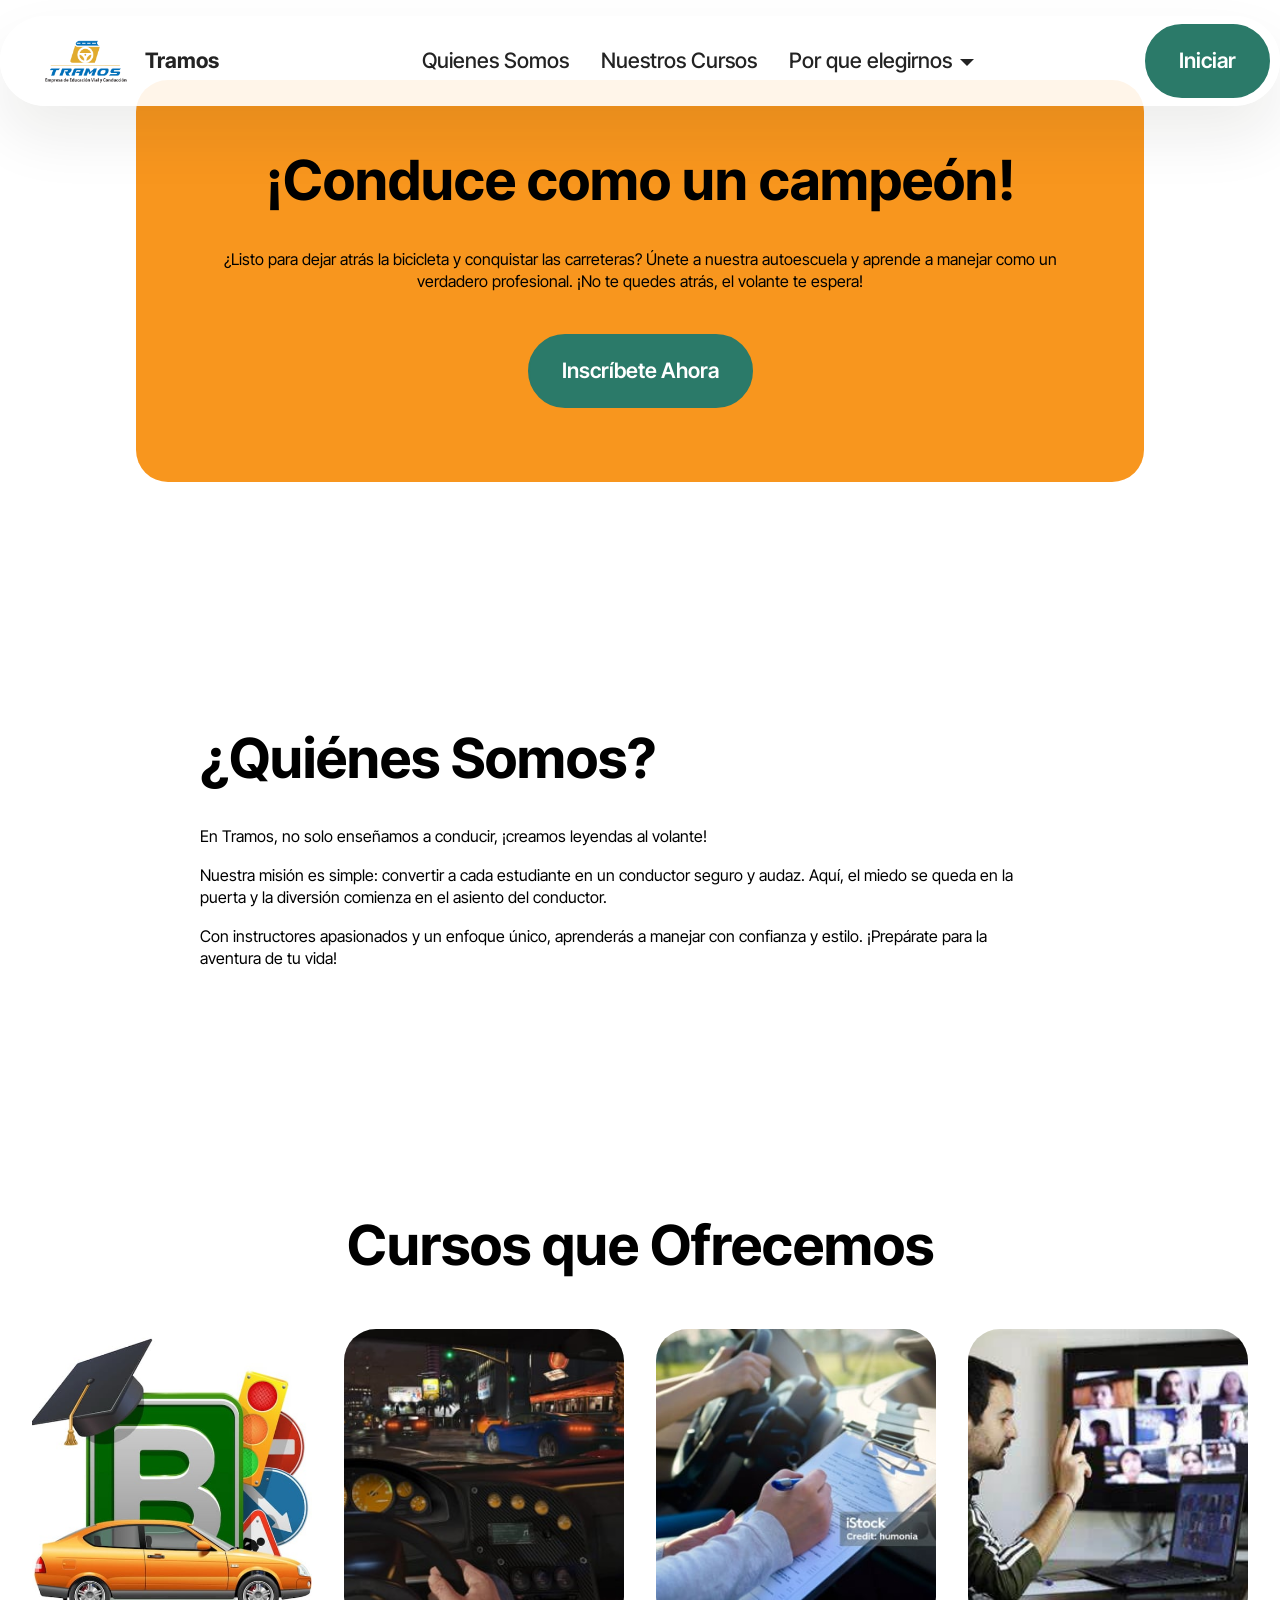
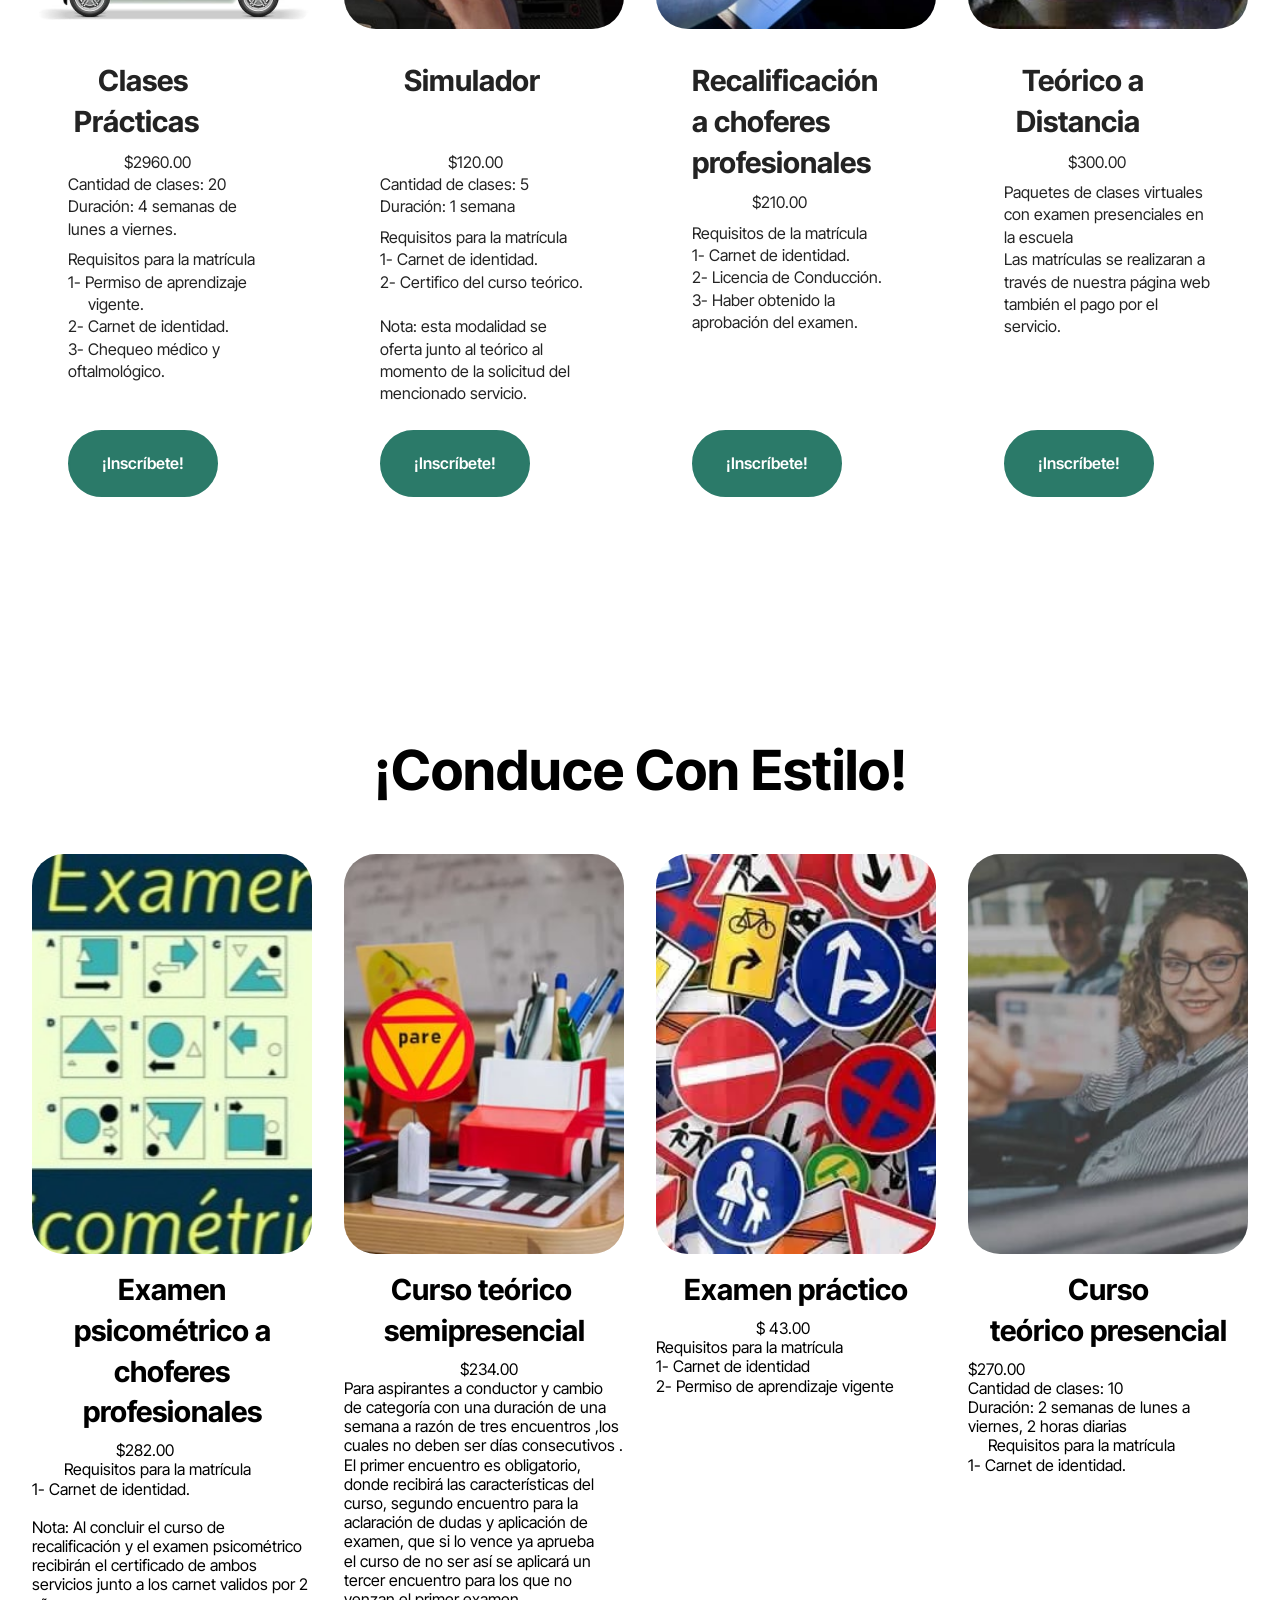
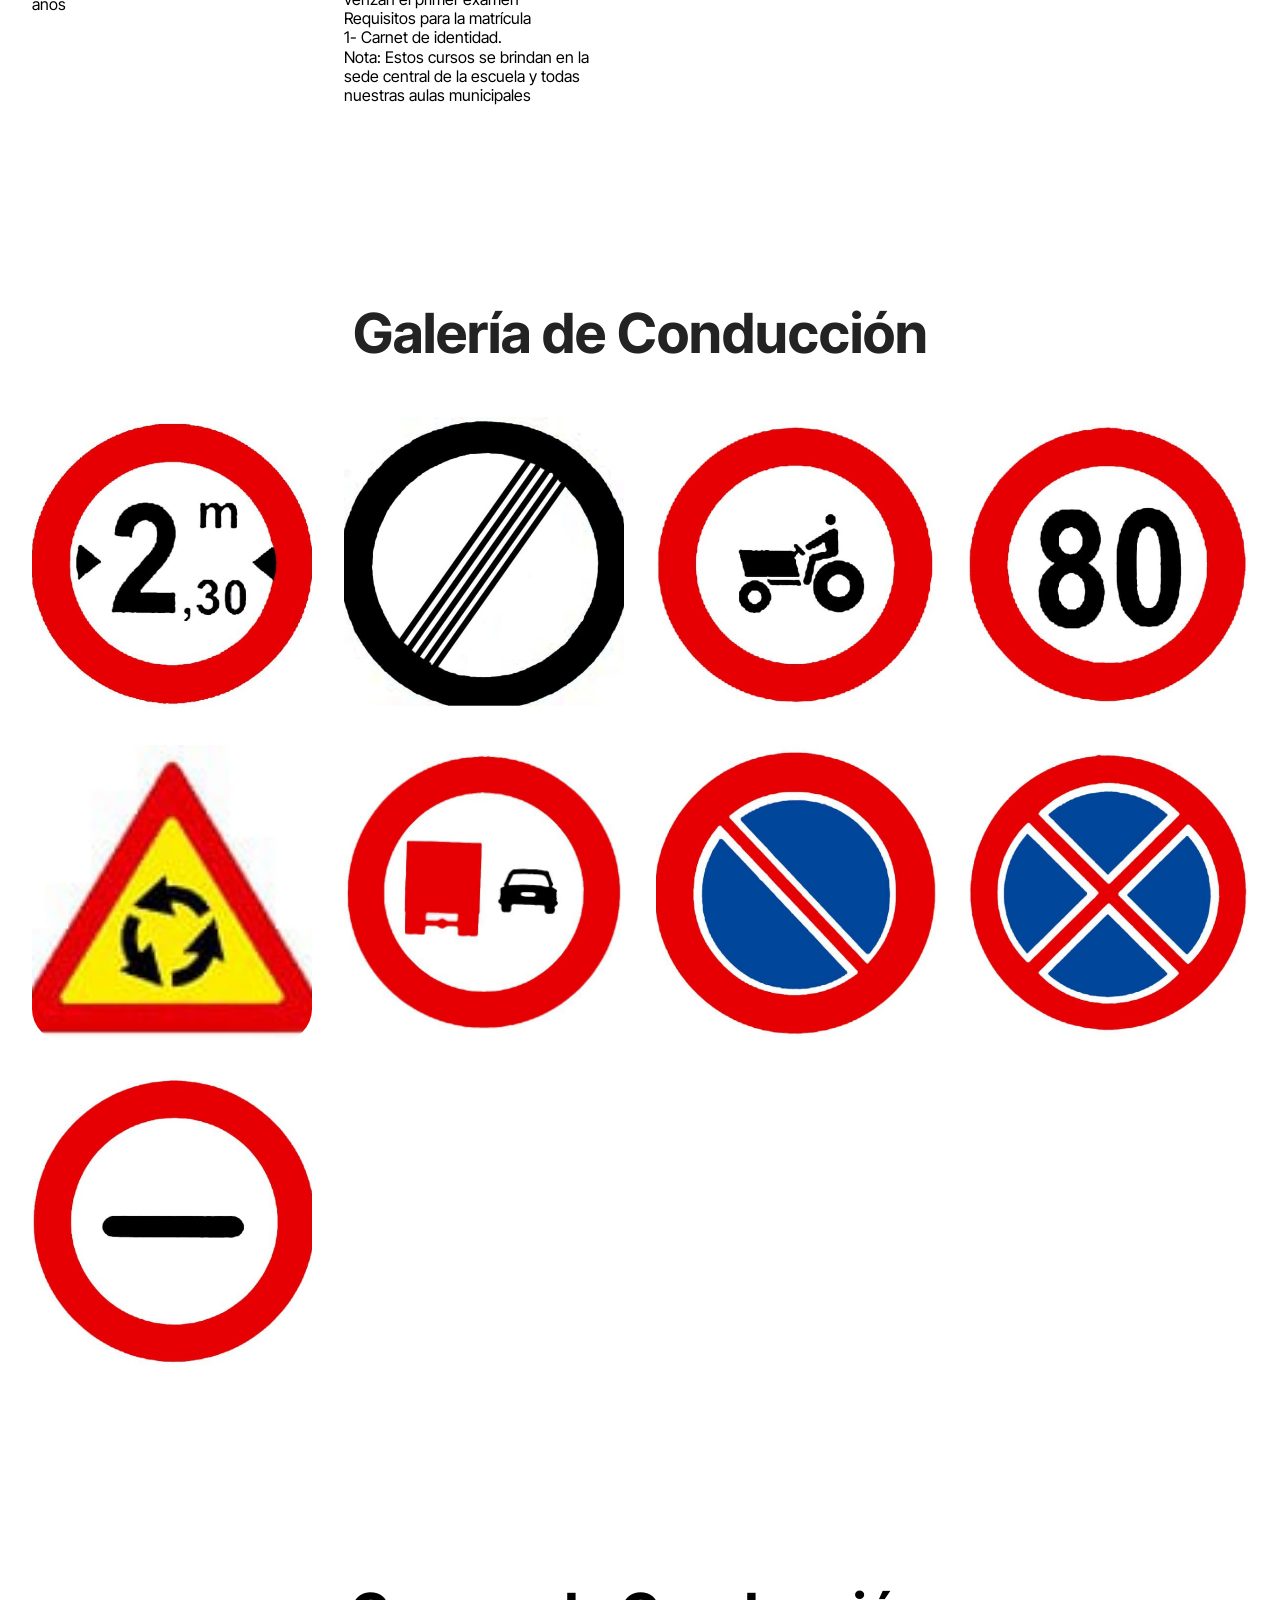
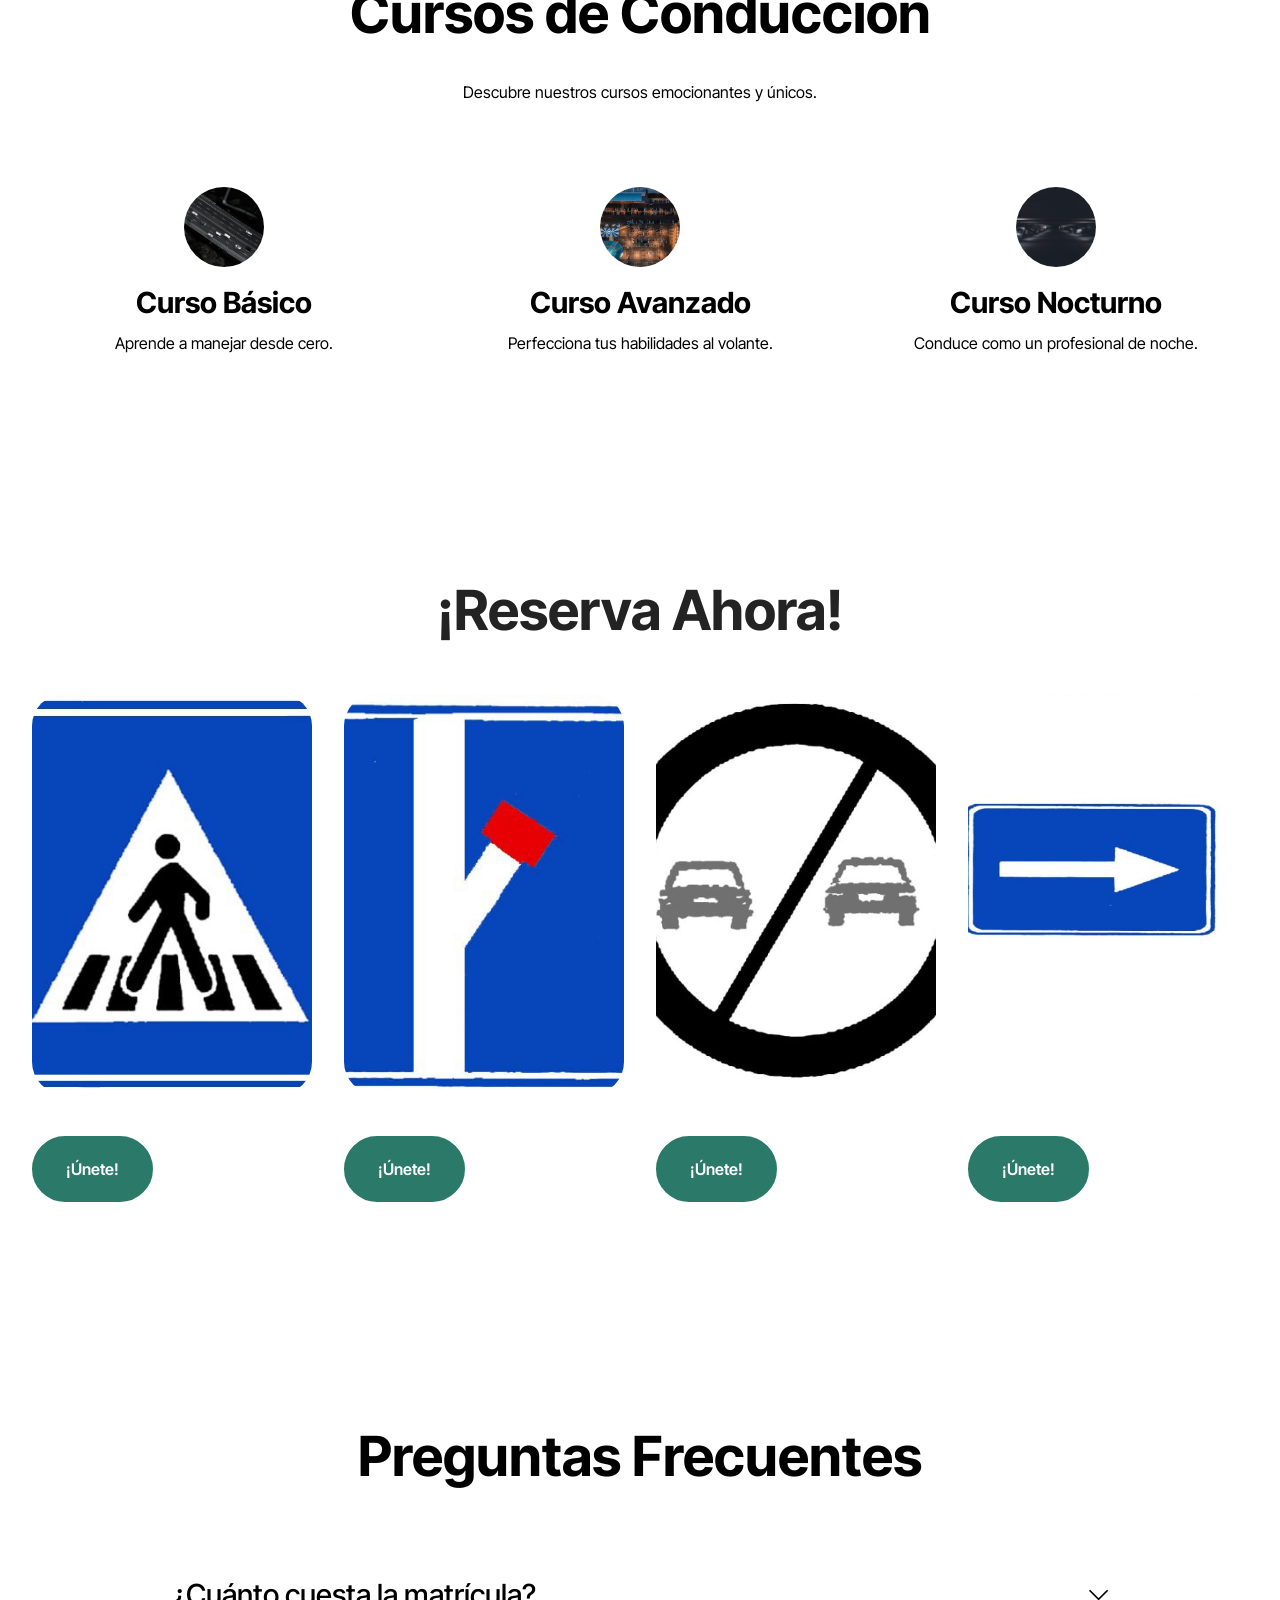
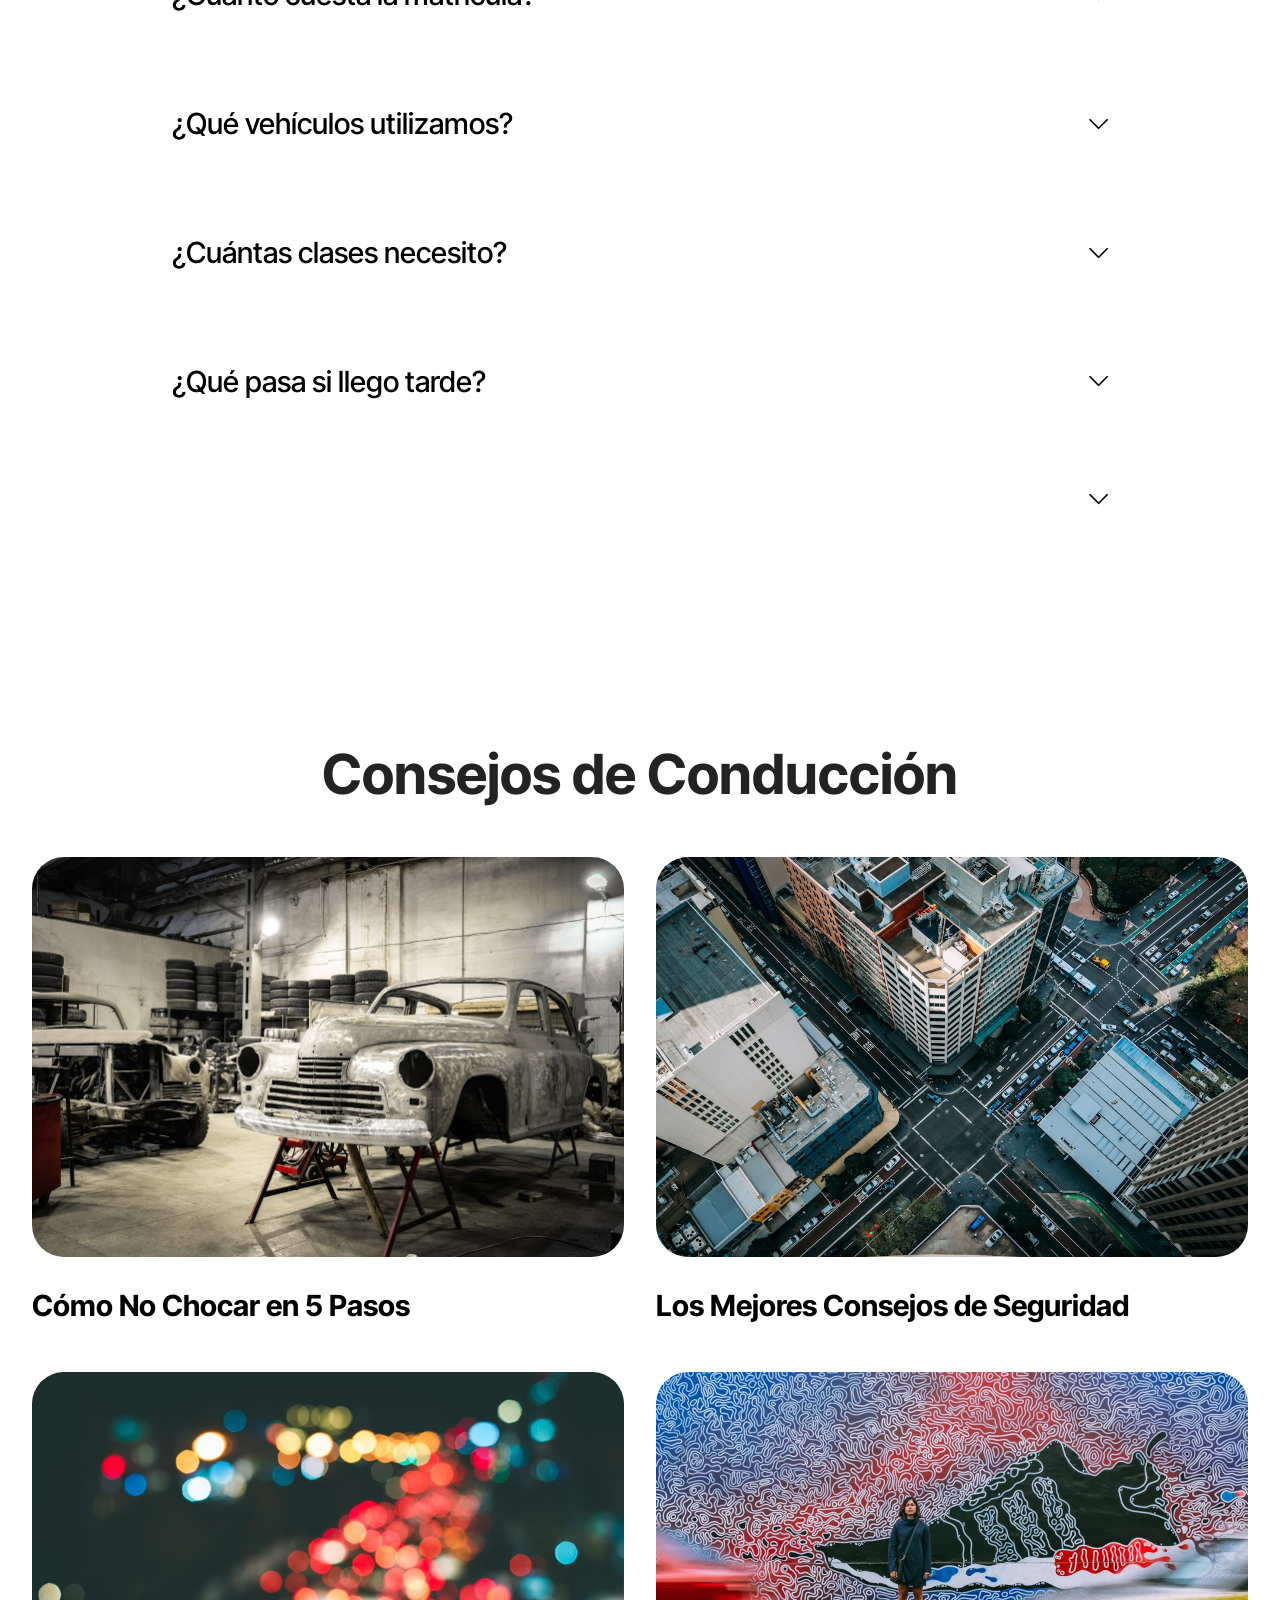
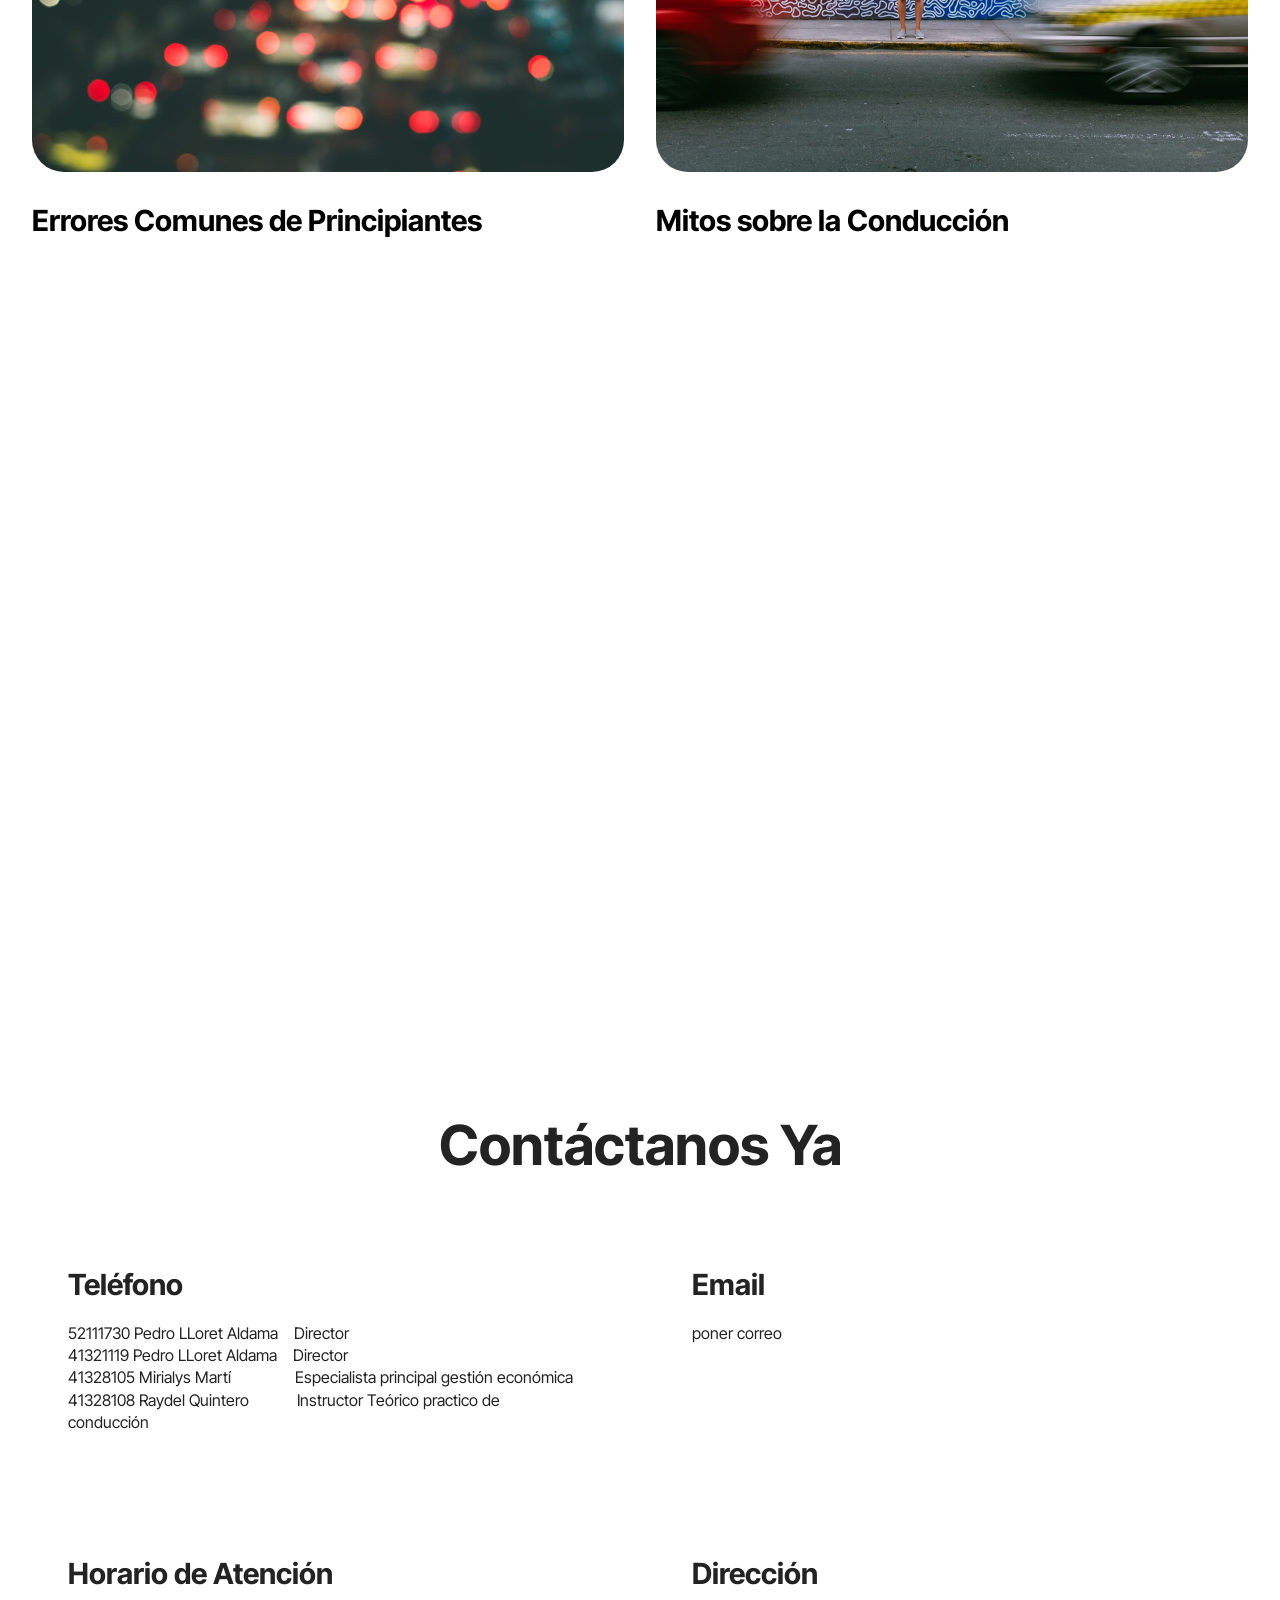
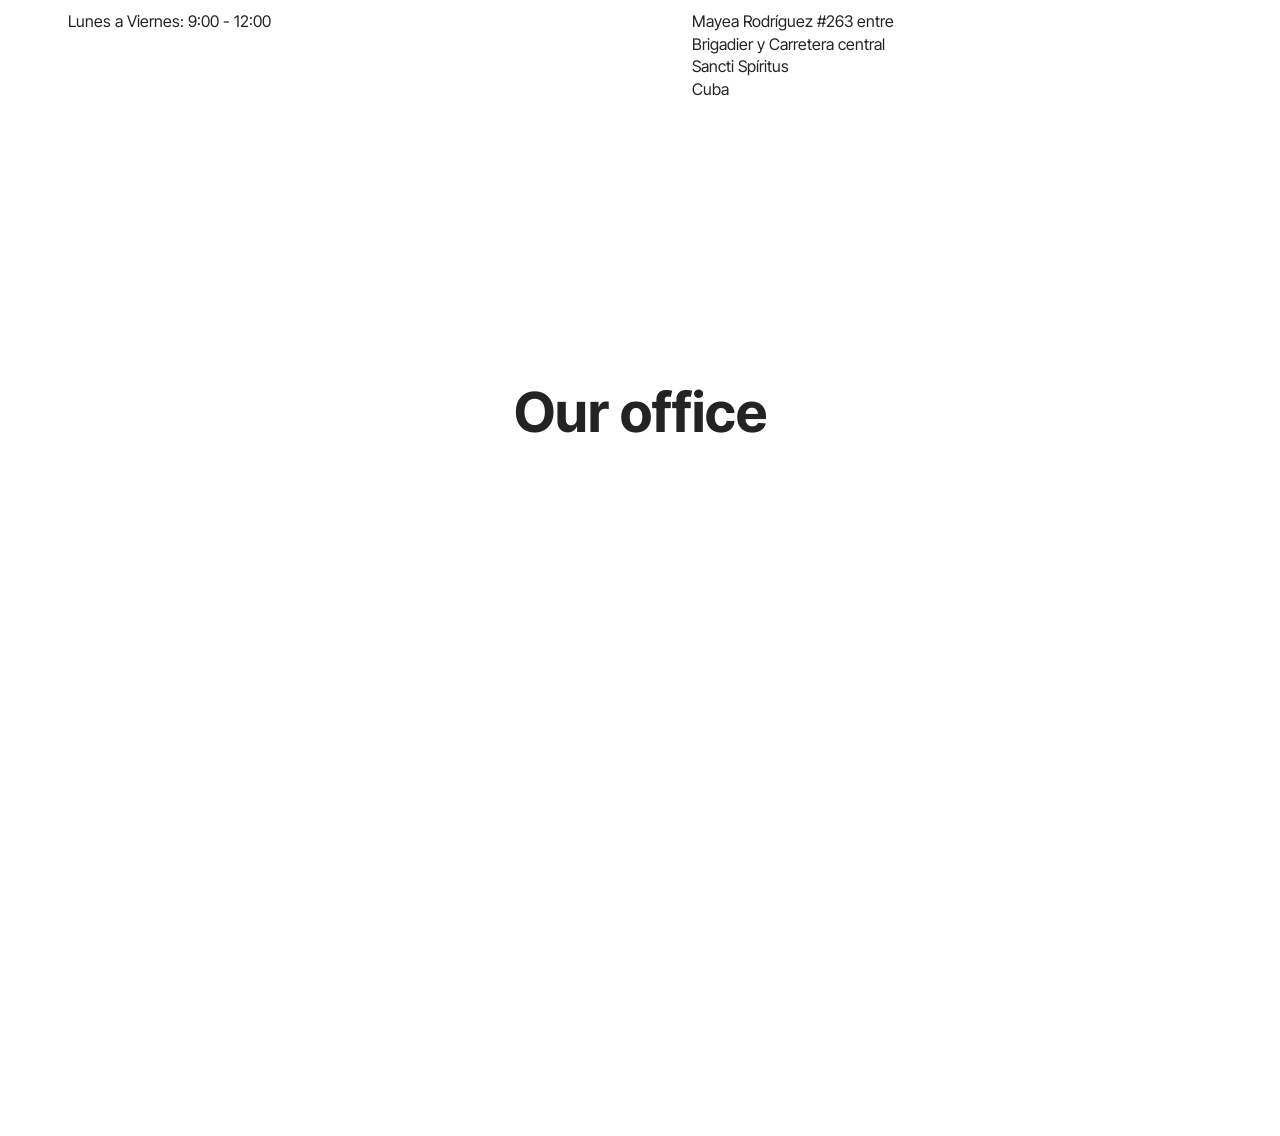
<file: index.html>
<!DOCTYPE html>
<html  >
<head>
  <!-- Site made with Mobirise Website Builder v5.9.24, https://mobirise.com -->
  <meta charset="UTF-8">
  <meta http-equiv="X-UA-Compatible" content="IE=edge">
  <meta name="generator" content="Mobirise v5.9.24, mobirise.com">
  <meta name="viewport" content="width=device-width, initial-scale=1, minimum-scale=1">
  <link rel="shortcut icon" href="assets/images/logo-128x70.png" type="image/x-icon">
  <meta name="description" content="">
  
  
  <title>Tramos</title>
  <link rel="stylesheet" href="assets/web/assets/mobirise-icons2/mobirise2.css">
  <link rel="stylesheet" href="assets/bootstrap/css/bootstrap.min.css">
  <link rel="stylesheet" href="assets/bootstrap/css/bootstrap-grid.min.css">
  <link rel="stylesheet" href="assets/bootstrap/css/bootstrap-reboot.min.css">
  <link rel="stylesheet" href="assets/animatecss/animate.css">
  <link rel="stylesheet" href="assets/dropdown/css/style.css">
  <link rel="stylesheet" href="assets/theme/css/style.css">
  <link rel="preload" href="https://fonts.googleapis.com/css?family=Inter+Tight:100,200,300,400,500,600,700,800,900,100i,200i,300i,400i,500i,600i,700i,800i,900i&display=swap" as="style" onload="this.onload=null;this.rel='stylesheet'">
  <noscript><link rel="stylesheet" href="https://fonts.googleapis.com/css?family=Inter+Tight:100,200,300,400,500,600,700,800,900,100i,200i,300i,400i,500i,600i,700i,800i,900i&display=swap"></noscript>
  <link rel="preload" as="style" href="assets/mobirise/css/mbr-additional.css?v=f8mc47"><link rel="stylesheet" href="assets/mobirise/css/mbr-additional.css?v=f8mc47" type="text/css">

  
  
  
</head>
<body>
  
  <section data-bs-version="5.1" class="menu menu2 cid-tJS6tZXiPa" once="menu" id="menu02-0">
	

	<nav class="navbar navbar-dropdown navbar-fixed-top navbar-expand-lg">
		<div class="container">
			<div class="navbar-brand">
				<span class="navbar-logo">
					<a href="https://mobirise.com">
						<img src="assets/images/logo-144x79.png" alt="Mobirise Website Builder" style="height: 3rem;">
					</a>
				</span>
				<span class="navbar-caption-wrap"><a class="navbar-caption text-black text-primary display-4" href="index.html#header05-1">Tramos</a></span>
			</div>
			<button class="navbar-toggler" type="button" data-toggle="collapse" data-bs-toggle="collapse" data-target="#navbarSupportedContent" data-bs-target="#navbarSupportedContent" aria-controls="navbarNavAltMarkup" aria-expanded="false" aria-label="Toggle navigation">
				<div class="hamburger">
					<span></span>
					<span></span>
					<span></span>
					<span></span>
				</div>
			</button>
			<div class="collapse navbar-collapse" id="navbarSupportedContent">
				<ul class="navbar-nav nav-dropdown" data-app-modern-menu="true"><li class="nav-item">
						<a class="nav-link link text-black text-primary display-4" href="index.html#header01-7">Quienes Somos</a>
					</li>
					<li class="nav-item">
						<a class="nav-link link text-black text-primary display-4" href="index.html#features04-w" aria-expanded="false">Nuestros Cursos</a>
					</li>
					<li class="nav-item dropdown">
						<a class="nav-link link text-black text-primary dropdown-toggle display-4" href="index.html#contacts02-9" data-toggle="dropdown-submenu" data-bs-toggle="dropdown" data-bs-auto-close="outside" aria-expanded="false">Por que elegirnos</a><div class="dropdown-menu" aria-labelledby="dropdown-448"><a class="text-black text-primary dropdown-item display-4" href="index.html#contacts02-9">New Item</a></div>
					</li></ul>
				
				<div class="navbar-buttons mbr-section-btn"><a class="btn btn-primary display-4" href="index.html#form02-6">Iniciar</a></div>
			</div>
		</div>
	</nav>
</section>

<section data-bs-version="5.1" class="article13 cid-uzIOXKXbgj" id="call-to-action-5-uzIOXKXbgj">
    
    
    
    <div class="container">
        <div class="row justify-content-center">
            <div class="card col-md-12 col-lg-10">
                <div class="card-wrapper">
                    <div class="card-box align-center">
                        <h4 class="card-title mbr-fonts-style display-2">
                            <strong>¡Conduce como un campeón!</strong>
                        </h4>
                        <p class="mbr-text mbr-fonts-style mt-4 display-7">¿Listo para dejar atrás la bicicleta y conquistar las carreteras? Únete a nuestra autoescuela y aprende a manejar como un verdadero profesional. ¡No te quedes atrás, el volante te espera!</p>
                        <div class="mbr-section-btn mt-4"><a class="btn btn-primary display-4" href="https://mobiri.se">Inscríbete Ahora</a></div>
                    </div>
                </div>
            </div>
        </div>
    </div>
</section>

<section data-bs-version="5.1" class="article07 cid-uzIOXKY2BY" id="about-us-7-uzIOXKY2BY">
  

  
  
  <div class="container">
    <div class="row justify-content-center">
      <div class="card col-md-12 col-lg-10">
        <div class="card-wrapper">
          <h3 class="card-title mbr-fonts-style mbr-white mt-3 mb-4 display-2">
            <strong>¿Quiénes Somos?</strong>
          </h3>
          <div class="row card-box align-left">
            <div class="item features-without-image col-12">
              <div class="item-wrapper">
                
                <p class="mbr-text mbr-fonts-style display-7">En Tramos, no solo enseñamos a conducir, ¡creamos leyendas al volante!</p>
              </div>
            </div>
            <div class="item features-without-image col-12">
              <div class="item-wrapper">
                
                <p class="mbr-text mbr-fonts-style display-7">Nuestra misión es simple: convertir a cada estudiante en un conductor seguro y audaz. Aquí, el miedo se queda en la puerta y la diversión comienza en el asiento del conductor.</p>
              </div>
            </div>
            <div class="item features-without-image col-12">
              <div class="item-wrapper">
                
                <p class="mbr-text mbr-fonts-style display-7">Con instructores apasionados y un enfoque único, aprenderás a manejar con confianza y estilo. ¡Prepárate para la aventura de tu vida!</p>
              </div>
            </div>
          </div>
          
        </div>
      </div>
    </div>
  </div>
</section>

<section data-bs-version="5.1" class="pricing02 cid-uzIOXKYlBz" id="product-list-8-uzIOXKYlBz">
    
    
    <div class="container-fluid">
        <div class="row justify-content-center">
            <div class="col-12 content-head">
                <div class="mbr-section-head mb-5">
                    <h4 class="mbr-section-title mbr-fonts-style align-center mb-0 display-2">
                        <strong>Cursos que Ofrecemos</strong>
                    </h4>
                    
                    
                </div>
            </div>
        </div>
        <div class="row">
            <div class="item features-image col-12 col-md-6 col-lg-3">
                <div class="item-wrapper">
                    <div class="item-img">
                        <img src="assets/images/r-558x558.jpg" alt="Mobirise Website Builder">
                    </div>
                    <div class="item-content">
                        <h5 class="item-title mbr-fonts-style display-5">
                            <strong>&nbsp; &nbsp; &nbsp;Clases&nbsp; &nbsp; &nbsp; &nbsp; &nbsp; &nbsp; &nbsp; &nbsp;Prácticas</strong></h5>
                        <h6 class="item-subtitle mbr-fonts-style display-7">&nbsp; &nbsp; &nbsp; &nbsp; &nbsp; &nbsp; &nbsp; $2960.00<br>Cantidad de clases: 20&nbsp; Duración: 4 semanas de lunes a viernes.&nbsp;</h6>
                        <p class="mbr-text mbr-fonts-style display-7">Requisitos para la matrícula<br>1- Permiso de aprendizaje&nbsp; &nbsp; &nbsp; &nbsp; &nbsp; &nbsp; &nbsp;vigente.&nbsp;<br>2- Carnet de identidad.&nbsp;<br>3- Chequeo médico y oftalmológico.&nbsp;</p>
                        <div class="mbr-section-btn item-footer"><a href="" class="btn item-btn btn-primary display-7">¡Inscríbete!</a></div>
                    </div>

                </div>
            </div>
            <div class="item features-image col-12 col-md-6 col-lg-3">
                <div class="item-wrapper">
                    <div class="item-img">
                        <img src="assets/images/simulador-558x314.jpg" alt="Mobirise Website Builder">
                    </div>
                    <div class="item-content">
                        <h5 class="item-title mbr-fonts-style display-5">
                            <strong>&nbsp; &nbsp; Simulador</strong><br><strong><br></strong></h5>
                        <h6 class="item-subtitle mbr-fonts-style display-7">&nbsp; &nbsp; &nbsp; &nbsp; &nbsp; &nbsp; &nbsp; &nbsp; &nbsp;$120.00<br>Cantidad de clases: 5<br>Duración: 1 semana</h6>
                        <p class="mbr-text mbr-fonts-style display-7">Requisitos para la matrícula<br>1- Carnet de identidad.<br>2- Certifico del curso teórico.<br><br>Nota: esta modalidad se oferta junto al teórico al momento de la solicitud del mencionado servicio.&nbsp;&nbsp;</p>
                        <div class="mbr-section-btn item-footer">
                            <a href="" class="btn item-btn btn-primary display-7">¡Inscríbete!</a>
                        </div>
                    </div>
                </div>
            </div>
            <div class="item features-image col-12 col-md-6 col-lg-3">
                <div class="item-wrapper">
                    <div class="item-img">
                        <img src="assets/images/istockphoto-1334825530-558x372.jpg" alt="Mobirise Website Builder">
                    </div>
                    <div class="item-content">
                        <h5 class="item-title mbr-fonts-style display-5"><strong>Recalificación&nbsp; a choferes&nbsp; profesionales</strong></h5>
                        <h6 class="item-subtitle mbr-fonts-style display-7">&nbsp; &nbsp; &nbsp; &nbsp; &nbsp; &nbsp; &nbsp; &nbsp;$210.00</h6>
                        <p class="mbr-text mbr-fonts-style display-7">Requisitos de la matrícula<br>1- Carnet de identidad.&nbsp;<br>2- Licencia de Conducción.&nbsp;<br>3- Haber obtenido la aprobación del examen.&nbsp;&nbsp;</p>
                        <div class="mbr-section-btn item-footer">
                            <a href="" class="btn item-btn btn-primary display-7">¡Inscríbete!</a>
                        </div>
                    </div>
                </div>
            </div>
            <div class="item features-image col-12 col-md-6 col-lg-3">
                <div class="item-wrapper">
                    <div class="item-img">
                        <img src="assets/images/profesorvirtual-474x264.jpg" alt="">
                    </div>
                    <div class="item-content">
                        <h5 class="item-title mbr-fonts-style display-5"><strong>&nbsp; &nbsp;Teórico&nbsp;a&nbsp; &nbsp; &nbsp; &nbsp; &nbsp; &nbsp; &nbsp; Distancia</strong></h5>
                        <h6 class="item-subtitle mbr-fonts-style display-7">&nbsp; &nbsp; &nbsp; &nbsp; &nbsp; &nbsp; &nbsp; &nbsp; $300.00</h6>
                        <p class="mbr-text mbr-fonts-style display-7">Paquetes de clases virtuales con examen presenciales en la escuela&nbsp;<br>Las matrículas se realizaran a través de nuestra página web también el pago por el servicio.</p>
                        <div class="mbr-section-btn item-footer">
                            <a href="" class="btn item-btn btn-primary display-7">¡Inscríbete!</a>
                        </div>
                    </div>
                </div>
            </div>
        </div>
    </div>
</section>

<section data-bs-version="5.1" class="people03 cid-uzIOXKZrmu" id="team-1-uzIOXKZrmu">
    
    
    <div class="container-fluid">
        <div class="row justify-content-center">
            <div class="col-12 content-head">
                <div class="mbr-section-head mb-5">
                    <h4 class="mbr-section-title mbr-fonts-style align-center mb-0 display-2">
                        <strong>¡Conduce Con Estilo!</strong>
                    </h4>
                    
                </div>
            </div>
        </div>
        <div class="row">
            <div class="item features-image col-12 col-md-6 col-lg-3">
                <div class="item-wrapper">
                    <div class="item-img mb-3">
                        <img src="assets/images/r-2-558x314.jpeg" alt="Mobirise Website Builder" title="">
                    </div>
                    <div class="item-content align-left">
                        <h5 class="item-title mbr-fonts-style display-5"><strong>Examen psicométrico&nbsp;a choferes profesionales</strong></h5>
                        <h6 class="item-subtitle mbr-fonts-style mb-3 display-7">&nbsp; &nbsp; &nbsp; &nbsp; &nbsp; &nbsp; &nbsp; &nbsp; &nbsp; &nbsp; &nbsp;$282.00<br>&nbsp; &nbsp; &nbsp; &nbsp; Requisitos para la matrícula<br>1- Carnet de identidad.<br>&nbsp;<br>Nota: Al concluir el curso de recalificación y el examen psicométrico recibirán el certificado de ambos servicios junto a los carnet validos por 2 años&nbsp;</h6>
                        
                    </div>
                    
                </div>
            </div>
            <div class="item features-image col-12 col-md-6 col-lg-3">
                <div class="item-wrapper">
                    <div class="item-img mb-3">
                        <img src="assets/images/whatsapp-image-2025-01-12-at-2.29.48-pm-1-558x372.jpg" alt="Mobirise Website Builder" title="">
                    </div>
                    <div class="item-content align-left">
                        <h5 class="item-title mbr-fonts-style display-5"><strong>Curso teórico&nbsp; semipresencial</strong></h5>
                        <h6 class="item-subtitle mbr-fonts-style mb-3 display-7">&nbsp; &nbsp; &nbsp; &nbsp; &nbsp; &nbsp; &nbsp; &nbsp; &nbsp; &nbsp; &nbsp; &nbsp; &nbsp; &nbsp; &nbsp;$234.00<br>Para aspirantes a conductor y cambio de categoría con una duración de una semana a razón de tres encuentros ,los&nbsp; cuales no deben ser días consecutivos .<br>El primer encuentro es obligatorio, donde recibirá las características del curso, segundo encuentro para la aclaración de dudas y aplicación de examen, que si lo vence ya aprueba&nbsp; <br>el curso de no ser así se aplicará un tercer encuentro para los que no venzan el primer examen&nbsp;&nbsp;<br>Requisitos para la matrícula<div>1- Carnet de identidad.</div><div>Nota: Estos cursos se brindan en la sede central de la escuela y todas nuestras aulas municipales&nbsp;</div></h6>
                        
                    </div>
                    
                </div>
            </div>
            <div class="item features-image col-12 col-md-6 col-lg-3">
                <div class="item-wrapper">
                    <div class="item-img mb-3">
                        <img src="assets/images/whatsapp-image-2025-01-12-at-2.31.43-pm-1-500x333.jpg" alt="Mobirise Website Builder" title="">
                    </div>
                    <div class="item-content align-left">
                        <h5 class="item-title mbr-fonts-style display-5">
                            <strong>Examen práctico</strong></h5>
                        <h6 class="item-subtitle mbr-fonts-style mb-3 display-7">&nbsp; &nbsp; &nbsp; &nbsp; &nbsp; &nbsp; &nbsp; &nbsp; &nbsp; &nbsp; &nbsp; &nbsp; &nbsp;$ 43.00<br>Requisitos para la matrícula
<div>1- Carnet de identidad 
</div><div>2- Permiso de aprendizaje vigente</div><div><br></div></h6>
                        
                    </div>
                    
                </div>
            </div>
            <div class="item features-image col-12 col-md-6 col-lg-3">
                <div class="item-wrapper">
                    <div class="item-img mb-3">
                       <img src="assets/images/gettyimages-1587429882-558x372.jpg" alt="Mobirise Website Builder" title="" data-slide-to="3" data-bs-slide-to="3">
                    </div>
                    <div class="item-content align-left">
                        <h5 class="item-title mbr-fonts-style display-5">
                            <strong>Curso teórico&nbsp;presencial</strong></h5>
                        <h6 class="item-subtitle mbr-fonts-style mb-3 display-7">$270.00<br>Cantidad de clases: 10<br> Duración: 2 semanas de lunes a viernes, 2 horas diarias<br>&nbsp; &nbsp; &nbsp;Requisitos para la matrícula<div>1-&nbsp;<span style="font-size: calc(1rem + 0 * ((100vw - 62rem) / 25));">Carnet de identidad.</span></div><div>&nbsp;</div></h6>
                        
                    </div>
                    
                </div>
            </div>
        </div>
    </div>
</section>

<section data-bs-version="5.1" class="gallery1 mbr-gallery cid-uzIOXKZ1Rl" id="gallery-10-uzIOXKZ1Rl">
    
    

    <div class="container-fluid">
        <div class="row justify-content-center">
            <div class="col-12 content-head">
                <div class="mb-5">
                    <h3 class="mbr-section-title mbr-fonts-style align-center m-0 display-2">
                        <strong>Galería de Conducción</strong>
                    </h3>
                    
                </div>
            </div>
        </div>
        
        <div class="row mbr-gallery">
            <div class="col-12 col-md-6 col-lg-3 item gallery-image">
                <div class="item-wrapper mb-3" data-bs-toggle="modal">
                    <img class="w-100" src="assets/images/1-3-558x558.jpg" alt="Mobirise Website Builder" data-slide-to="0" data-bs-slide-to="0">
                </div>
                
            </div>
            <div class="col-12 col-md-6 col-lg-3 item gallery-image">
                <div class="item-wrapper mb-3" data-bs-toggle="modal">
                    <img class="w-100" src="assets/images/1-4-558x558.jpg" alt="Mobirise Website Builder" data-slide-to="1" data-bs-slide-to="1">
                </div>
                
            </div>
            <div class="col-12 col-md-6 col-lg-3 item gallery-image">
                <div class="item-wrapper mb-3" data-bs-toggle="modal">
                    <img class="w-100" src="assets/images/1-5-558x558.jpg" alt="Mobirise Website Builder" data-slide-to="2" data-bs-slide-to="2">
                </div>
                
            </div>
            <div class="col-12 col-md-6 col-lg-3 item gallery-image">
                <div class="item-wrapper mb-3" data-bs-toggle="modal">
                    <img class="w-100" src="assets/images/1-6-558x558.jpg" alt="Mobirise Website Builder" data-slide-to="3" data-bs-slide-to="3">
                </div>
                
            </div>
            <div class="col-12 col-md-6 col-lg-3 item gallery-image">
                <div class="item-wrapper mb-3" data-bs-toggle="modal">
                    <img class="w-100" src="assets/images/1-120x103.jpg" alt="Mobirise Website Builder" data-slide-to="4" data-bs-slide-to="4">
                </div>
                
            </div><div class="col-12 col-md-6 col-lg-3 item gallery-image">
                <div class="item-wrapper mb-3" data-bs-toggle="modal">
                    <img class="w-100" src="assets/images/1-7-600x600.jpg" alt="Mobirise Website Builder" data-slide-to="5" data-bs-slide-to="5">
                </div>
                
            </div>
            <div class="col-12 col-md-6 col-lg-3 item gallery-image">
                <div class="item-wrapper mb-3" data-bs-toggle="modal">
                    <img class="w-100" src="assets/images/1-8-558x558.jpg" alt="Mobirise Website Builder" data-slide-to="6" data-bs-slide-to="6">
                </div>
                
            </div>
            <div class="col-12 col-md-6 col-lg-3 item gallery-image">
                <div class="item-wrapper mb-3" data-bs-toggle="modal">
                    <img class="w-100" src="assets/images/1-9-558x558.jpg" alt="Mobirise Website Builder" data-slide-to="7" data-bs-slide-to="7">
                </div>
                
            </div>
            <div class="col-12 col-md-6 col-lg-3 item gallery-image">
                <div class="item-wrapper mb-3" data-bs-toggle="modal">
                    <img class="w-100" src="assets/images/2-2-558x558.jpg" alt="Mobirise Website Builder" data-slide-to="8" data-bs-slide-to="8">
                </div>
                
            </div>
        </div>
    </div>
</section>

<section data-bs-version="5.1" class="features19 cid-uzIOXKZIyo" id="features-19-uzIOXKZIyo">
    
    
    
    <div class="container">
        <div class="row justify-content-center">
            <div class="col-12 mb-5 content-head">
                <h3 class="mbr-section-title mbr-fonts-style align-center mb-0 display-2">
                    <strong>Cursos de Conducción</strong>
                </h3>
                <h5 class="mbr-section-subtitle mbr-fonts-style align-center mb-0 mt-4 display-7">Descubre nuestros cursos emocionantes y únicos.</h5>
            </div>
        </div>
        <div class="row">
            <div class="item features-without-image col-12 col-lg-4 item-mb">
                <div class="item-wrapper">
                    <div class="card-box align-left">
                        <div class="img-wrapper mb-3">
                            <img class="" src="assets/images/photo-1480790846976-3aeb0c976d71.jpeg">
                        </div>
                        <h5 class="card-title mbr-fonts-style display-5">
                            <strong>Curso Básico</strong>
                        </h5>
                        <p class="card-text mbr-fonts-style display-7">Aprende a manejar desde cero.</p>
                    </div>
                </div>
            </div>
            <div class="item features-without-image col-12 col-lg-4 item-mb">
                <div class="item-wrapper">
                    <div class="card-box align-left">
                        <div class="img-wrapper mb-3">
                            <img class="" src="assets/images/photo-1520464286743-a4d1a3ce17a8.jpeg">
                        </div>
                        <h5 class="card-title mbr-fonts-style display-5">
                            <strong>Curso Avanzado</strong>
                        </h5>
                        <p class="card-text mbr-fonts-style display-7">Perfecciona tus habilidades al volante.</p>
                    </div>
                </div>
            </div>
            <div class="item features-without-image col-12 col-lg-4 item-mb">
                <div class="item-wrapper">
                    <div class="card-box align-left">
                        <div class="img-wrapper mb-3">
                            <img class="" src="assets/images/photo-1495435229349-e86db7bfa013.jpeg">
                        </div>
                        <h5 class="card-title mbr-fonts-style display-5">
                            <strong>Curso Nocturno</strong>
                        </h5>
                        <p class="card-text mbr-fonts-style display-7">Conduce como un profesional de noche.</p>
                    </div>
                </div>
            </div>
        </div>
    </div>
</section>

<section data-bs-version="5.1" class="features03 cid-uzIOXL0bap" id="events-1-uzIOXL0bap">
  
  
  <div class="container-fluid">
    <div class="row justify-content-center mb-5">
      <div class="col-12 content-head">
        <div class="mbr-section-head">
          <h4 class="mbr-section-title mbr-fonts-style align-center mb-0 display-2">
            <strong>¡Reserva Ahora!</strong>
          </h4>
          
        </div>
      </div>
    </div>
    <div class="row">
      <div class="item features-image col-12 col-md-6 col-lg-3 active">
        <div class="item-wrapper">
          <div class="item-img mb-3">
            <img src="assets/images/2-452x454.jpg" alt="Mobirise Website Builder" title="">
          </div>
          <div class="item-content align-left">
            <h5 class="item-title mbr-fonts-style mt-0 mb-2 display-5"></h5>
            <p class="mbr-text mbr-fonts-style mb-3 display-7"></p>
            <p class="mbr-text mbr-fonts-style mb-3 display-7"></p>
            <div class="mbr-section-btn item-footer"><a href="" class="btn item-btn btn-primary display-7">¡Únete!</a></div>
          </div>
        </div>
      </div>
      <div class="item features-image col-12 col-md-6 col-lg-3">
        <div class="item-wrapper">
          <div class="item-img mb-3">
            <img src="assets/images/3-452x454.jpg" alt="Mobirise Website Builder" title="" data-slide-to="1" data-bs-slide-to="1">
          </div>
          <div class="item-content align-left">
            <h5 class="item-title mbr-fonts-style mb-2 mt-0 display-5"></h5>
            <p class="mbr-text mbr-fonts-style mb-3 display-7"></p>
            <p class="mbr-text mbr-fonts-style mb-3 display-7"></p>
            <div class="mbr-section-btn item-footer">
              <a href="" class="btn item-btn btn-primary display-7">¡Únete!</a>
            </div>
          </div>
        </div>
      </div>
      <div class="item features-image col-12 col-md-6 col-lg-3">
        <div class="item-wrapper">
          <div class="item-img mb-3">
            <img src="assets/images/5-558x558.jpg" alt="Mobirise Website Builder" title="" data-slide-to="2" data-bs-slide-to="2">
          </div>
          <div class="item-content align-left">
            <h5 class="item-title mbr-fonts-style mb-2 mt-0 display-5"></h5>
            <p class="mbr-text mbr-fonts-style mb-3 display-7"></p>
            <p class="mbr-text mbr-fonts-style mb-3 display-7"></p>
            <div class="mbr-section-btn item-footer">
              <a href="" class="btn item-btn btn-primary display-7">¡Únete!</a>
            </div>
          </div>
        </div>
      </div>
      <div class="item features-image col-12 col-md-6 col-lg-3">
        <div class="item-wrapper">
          <div class="item-img mb-3">
            <img src="assets/images/11-558x574.jpg" alt="Mobirise Website Builder" title="" data-slide-to="2" data-bs-slide-to="2">
          </div>
          <div class="item-content align-left">
            <h5 class="item-title mbr-fonts-style mb-2 mt-0 display-5"></h5>
            <p class="mbr-text mbr-fonts-style mb-3 display-7"></p>
            <p class="mbr-text mbr-fonts-style mb-3 display-7"></p>
            <div class="mbr-section-btn item-footer">
              <a href="" class="btn item-btn btn-primary display-7">¡Únete!</a>
            </div>
          </div>
        </div>
      </div>
    </div>
  </div>
</section>

<section data-bs-version="5.1" class="list1 cid-uzIOXL0rZJ" id="faq-1-uzIOXL0rZJ">
    
    
    <div class="container">
        <div class="row justify-content-center">
            <div class="col-12 col-md-12 col-lg-10 m-auto">
                <div class="content">
                    <div class="row justify-content-center mb-5">
                        <div class="col-12 content-head">
                            <div class="mbr-section-head">
                                <h4 class="mbr-section-title mbr-fonts-style align-center mb-0 display-2">
                                    <strong>Preguntas Frecuentes</strong>
                                </h4>
                                
                            </div>
                        </div>
                    </div>
                    <div id="bootstrap-accordion_32" class="panel-group accordionStyles accordion" role="tablist" aria-multiselectable="true">
                        <div class="card">
                            <div class="card-header" role="tab" id="headingOne">
                                <a role="button" class="panel-title collapsed" data-toggle="collapse" data-bs-toggle="collapse" data-core="" href="#collapse1_32" aria-expanded="false" aria-controls="collapse1">
                                    <h6 class="panel-title-edit mbr-semibold mbr-fonts-style mb-0 display-5">¿Cuánto cuesta la matrícula?</h6>
                                    <span class="sign mbr-iconfont mobi-mbri-arrow-down"></span>
                                </a>
                            </div>
                            <div id="collapse1_32" class="panel-collapse noScroll collapse" role="tabpanel" aria-labelledby="headingOne" data-parent="#accordion" data-bs-parent="#bootstrap-accordion_32">
                                <div class="panel-body">
                                    <p class="mbr-fonts-style panel-text display-7">La matrícula es tan asequible que te hará sonreír. ¡Consulta nuestros precios!</p>
                                </div>
                            </div>
                        </div>
                        <div class="card">
                            <div class="card-header" role="tab" id="headingOne">
                                <a role="button" class="panel-title collapsed" data-toggle="collapse" data-bs-toggle="collapse" data-core="" href="#collapse2_32" aria-expanded="false" aria-controls="collapse2">
                                    <h6 class="panel-title-edit mbr-semibold mbr-fonts-style mb-0 display-5">¿Qué vehículos utilizamos?</h6>
                                    <span class="sign mbr-iconfont mobi-mbri-arrow-down"></span>
                                </a>
                            </div>
                            <div id="collapse2_32" class="panel-collapse noScroll collapse" role="tabpanel" aria-labelledby="headingOne" data-parent="#accordion" data-bs-parent="#bootstrap-accordion_32">
                                <div class="panel-body">
                                    <p class="mbr-fonts-style panel-text display-7">Usamos autos modernos, ¡no te preocupes, no son de la era de piedra!</p>
                                </div>
                            </div>
                        </div>
                        <div class="card">
                            <div class="card-header" role="tab" id="headingOne">
                                <a role="button" class="panel-title collapsed" data-toggle="collapse" data-bs-toggle="collapse" data-core="" href="#collapse3_32" aria-expanded="false" aria-controls="collapse3">
                                    <h6 class="panel-title-edit mbr-semibold mbr-fonts-style mb-0 display-5">¿Cuántas clases necesito?</h6>
                                    <span class="sign mbr-iconfont mobi-mbri-arrow-down"></span>
                                </a>
                            </div>
                            <div id="collapse3_32" class="panel-collapse noScroll collapse" role="tabpanel" aria-labelledby="headingOne" data-parent="#accordion" data-bs-parent="#bootstrap-accordion_32">
                                <div class="panel-body">
                                    <p class="mbr-fonts-style panel-text display-7">Depende de ti, pero más clases significan menos sustos en la carretera.</p>
                                </div>
                            </div>
                        </div>
                        <div class="card">
                            <div class="card-header" role="tab" id="headingOne">
                                <a role="button" class="panel-title collapsed" data-toggle="collapse" data-bs-toggle="collapse" data-core="" href="#collapse4_32" aria-expanded="false" aria-controls="collapse4">
                                    <h6 class="panel-title-edit mbr-semibold mbr-fonts-style mb-0 display-5">¿Qué pasa si llego tarde?</h6>
                                    <span class="sign mbr-iconfont mobi-mbri-arrow-down"></span>
                                </a>
                            </div>
                            <div id="collapse4_32" class="panel-collapse noScroll collapse" role="tabpanel" aria-labelledby="headingOne" data-parent="#accordion" data-bs-parent="#bootstrap-accordion_32">
                                <div class="panel-body">
                                    <p class="mbr-fonts-style panel-text display-7">Llegar tarde es como llegar a una fiesta sin música. ¡No lo hagas!</p>
                                </div>
                            </div>
                        </div>
                        <div class="card">
                            <div class="card-header" role="tab" id="headingOne">
                                <a role="button" class="panel-title collapsed" data-toggle="collapse" data-bs-toggle="collapse" data-core="" href="#collapse5_32" aria-expanded="false" aria-controls="collapse5">
                                    <h6 class="panel-title-edit mbr-semibold mbr-fonts-style mb-0 display-5"></h6>
                                    <span class="sign mbr-iconfont mobi-mbri-arrow-down"></span>
                                </a>
                            </div>
                            <div id="collapse5_32" class="panel-collapse noScroll collapse" role="tabpanel" aria-labelledby="headingOne" data-parent="#accordion" data-bs-parent="#bootstrap-accordion_32">
                                <div class="panel-body">
                                    <p class="mbr-fonts-style panel-text display-7"></p>
                                </div>
                            </div>
                        </div>
                        
                    </div>
                </div>
            </div>
        </div>
    </div>
</section>

<section data-bs-version="5.1" class="news08 cid-uzIOXL0x3A" id="blog-5-uzIOXL0x3A">
  
  
  <div class="container">
    <div class="row justify-content-center mb-5">
      <div class="col-12 content-head">
        <div class="mbr-section-head">
          <h4 class="mbr-section-title mbr-fonts-style align-center mb-0 display-2">
            <strong>Consejos de Conducción</strong>
          </h4>
          
        </div>
      </div>
    </div>
    <div class="row">
      <div class="item features-image col-12 col-md-6 col-lg-6 active">
        <div class="item-wrapper">
          <div class="item-img mb-3">
            <img src="assets/images/photo-1591278169757-deac26e49555.jpeg" alt="Mobirise Website Builder" title="" data-slide-to="0" data-bs-slide-to="0">
          </div>
          <div class="item-content align-left">
            <h5 class="item-title mbr-fonts-style mt-0 mb-3 display-7"></h5>
            <h6 class="item-subtitle mbr-fonts-style mb-3 display-5">
              <strong>Cómo No Chocar en 5 Pasos</strong>
            </h6>
            <p class="mbr-text mbr-fonts-style mb-3 display-7"></p>
            
          </div>
        </div>
      </div><div class="item features-image col-12 col-md-6 col-lg-6">
        <div class="item-wrapper">
          <div class="item-img mb-3">
            <img src="assets/images/photo-1444093826349-9ce8c622f4f3.jpeg" alt="Mobirise Website Builder" title="" data-slide-to="1" data-bs-slide-to="1">
          </div>
          <div class="item-content align-left">
            <h5 class="item-title mbr-fonts-style mt-0 mb-3 display-7"></h5>
            <h6 class="item-subtitle mbr-fonts-style mb-3 display-5">
              <strong>Los Mejores Consejos de Seguridad</strong>
            </h6>
            <p class="mbr-text mbr-fonts-style mb-3 display-7"></p>
            
          </div>
        </div>
      </div><div class="item features-image col-12 col-md-6 col-lg-6">
        <div class="item-wrapper">
          <div class="item-img mb-3">
            <img src="assets/images/photo-1511900443235-4ccc407e6051.jpeg" alt="Mobirise Website Builder" title="" data-slide-to="2" data-bs-slide-to="3">
          </div>
          <div class="item-content align-left">
            <h5 class="item-title mbr-fonts-style mt-0 mb-3 display-7"></h5>
            <h6 class="item-subtitle mbr-fonts-style mb-3 display-5">
              <strong>Errores Comunes de Principiantes</strong>
            </h6>
            <p class="mbr-text mbr-fonts-style mb-3 display-7"></p>
            
          </div>
        </div>
      </div><div class="item features-image col-12 col-md-6 col-lg-6">
        <div class="item-wrapper">
          <div class="item-img mb-3">
            <img src="assets/images/photo-1467139899524-890df10842e6.jpeg" alt="Mobirise Website Builder" title="" data-slide-to="3" data-bs-slide-to="4">
          </div>
          <div class="item-content align-left">
            <h5 class="item-title mbr-fonts-style mt-0 mb-3 display-7"></h5>
            <h6 class="item-subtitle mbr-fonts-style mb-3 display-5">
              <strong>Mitos sobre la Conducción</strong>
            </h6>
            <p class="mbr-text mbr-fonts-style mb-3 display-7"></p>
            
          </div>
        </div>
      </div>
    </div>
  </div>
</section>

<section data-bs-version="5.1" class="article2 cid-uzIOXL0nTJ" id="generic-text-2-uzIOXL0nTJ">
	

	
	

	<div class="container">
		<div class="row justify-content-center">
			<div class="col-12 col-md-12 col-lg-6 image-wrapper">
				<img class="w-100" src="assets/images/i0008080-160x120.jpg" alt="Mobirise Website Builder">
			</div>
			<div class="col-12 col-md-12 col-lg">
				<div class="text-wrapper align-left">
					<h1 class="mbr-section-title mbr-fonts-style mb-4 display-2">
						<strong>¡Bienvenido a Tramos!</strong>
					</h1>
					<p class="mbr-text align-left mbr-fonts-style mb-3 display-7">¿Listo para conquistar las carreteras? En Tramos, no solo enseñamos a conducir, ¡sino que transformamos a los futuros reyes y reinas del asfalto! Aquí, cada clase es una aventura llena de risas, aprendizaje y, por supuesto, un poco de caos.</p>

					<p class="mbr-text align-left mbr-fonts-style mb-3 display-7">Olvídate de las aburridas lecciones de manejo. Con nuestros instructores, cada giro y cada parada se convierten en una experiencia inolvidable. ¡Prepárate para sentir la adrenalina mientras aprendes a dominar el volante como un verdadero profesional!</p>

					<p class="mbr-text align-left mbr-fonts-style mb-3 display-7">Así que, si estás listo para dejar atrás la vida de pasajero y convertirte en el conductor que siempre soñaste ser, ¡Tramos es tu lugar! ¡Vamos a hacer que aprender a conducir sea tan emocionante como una película de acción!</p>

					
				</div>
			</div>
		</div>
	</div>
</section>

<section data-bs-version="5.1" class="contacts01 cid-uzIOXL0nkM" id="contacts-1-uzIOXL0nkM">
    

    
    
    <div class="container">
        <div class="row justify-content-center">
            <div class="col-12 content-head">
                <div class="mbr-section-head mb-5">
                    <h3 class="mbr-section-title mbr-fonts-style align-center mb-0 display-2">
                        <strong>Contáctanos Ya</strong>
                    </h3>
                    
                </div>
            </div>
        </div>
        <div class="row">
            <div class="item features-without-image col-12 col-md-6 active">
                <div class="item-wrapper">
                    <div class="text-wrapper">
                        <h6 class="card-title mbr-fonts-style mb-3 display-5">
                            <strong>Teléfono</strong>
                        </h6>
                        <p class="mbr-text mbr-fonts-style display-7">52111730  Pedro LLoret Aldama&nbsp; &nbsp; Director
<br>41321119   Pedro LLoret Aldama&nbsp; &nbsp; Director<br>41328105 Mirialys Martí&nbsp; &nbsp; &nbsp; &nbsp; &nbsp; &nbsp; &nbsp; &nbsp; Especialista principal gestión económica&nbsp;<br>41328108 Raydel Quintero&nbsp; &nbsp; &nbsp; &nbsp; &nbsp; &nbsp; Instructor Teórico practico de conducción&nbsp; &nbsp; &nbsp;</p>
                    </div>
                </div>
            </div>
            <div class="item features-without-image col-12 col-md-6">
                <div class="item-wrapper">
                    <div class="text-wrapper">
                        <h6 class="card-title mbr-fonts-style mb-3 display-5">
                            <strong>Email</strong>
                        </h6>
                        <p class="mbr-text mbr-fonts-style display-7">poner correo</p>
                    </div>
                </div>
            </div>
            
            <div class="item features-without-image col-12 col-md-6">
                <div class="item-wrapper">
                    <div class="text-wrapper">
                        <h6 class="card-title mbr-fonts-style mb-3 display-5">
                            <strong>Horario de Atención</strong>
                        </h6>
                        <p class="mbr-text mbr-fonts-style display-7">Lunes a Viernes: 9:00 - 12:00</p>
                    </div>
                </div>
            </div><div class="item features-without-image col-12 col-md-6">
                <div class="item-wrapper">
                    <div class="text-wrapper">
                        <h6 class="card-title mbr-fonts-style mb-3 display-5">
                            <strong>Dirección</strong>
                        </h6>
                        <p class="mbr-text mbr-fonts-style display-7">Mayea Rodríguez #263 entre <br>Brigadier y Carretera central <br>Sancti Spíritus <br>Cuba</p>
                    </div>
                </div>
            </div>
        </div>
    </div>
</section>

<section data-bs-version="5.1" class="map1 cid-uzJfmMddhn" id="map01-1q">
	
	
	
	<div class="container">
		<div class="row justify-content-center">
			<div class="col-12 content-head">
				<div class="mbr-section-head mb-5">
					<h3 class="mbr-section-title mbr-fonts-style align-center mb-0 display-2">
						<strong>Our office</strong>
					</h3>
					
				</div>
			</div>
		</div>
		<div class="google-map"><iframe frameborder="0" style="border:0" src="https://www.google.com/maps/embed?pb=!1m14!1m8!1m3!1d6045.3003145248895!2d-73.9884657!3d40.7477229!3m2!1i1024!2i768!4f13.1!3m3!1m2!1s0x89c259a9ac1f1b85%3A0x7e33d1c0e7af3be4!2zMzUwIDV0aCBBdmUsIE5ldyBZb3JrLCBOWSAxMDExOCwg0KHQqNCQ!5e0!3m2!1sru!2sru!4v1689597362021!5m2!1sen!2sen" allowfullscreen=""></iframe></div>
	</div>
</section><section class="display-7" style="padding: 0;align-items: center;justify-content: center;flex-wrap: wrap;    align-content: center;display: flex;position: relative;height: 4rem;"><a href="https://mobiri.se/3702410" style="flex: 1 1;height: 4rem;position: absolute;width: 100%;z-index: 1;"><img alt="" style="height: 4rem;" src="[data-uri]"></a><p style="margin: 0;text-align: center;" class="display-7">&#8204;</p><a style="z-index:1" href="https://mobirise.com/builder/ai-website-builder.html">AI Website Software</a></section><script src="assets/bootstrap/js/bootstrap.bundle.min.js"></script>  <script src="assets/smoothscroll/smooth-scroll.js"></script>  <script src="assets/ytplayer/index.js"></script>  <script src="assets/mbr-switch-arrow/mbr-switch-arrow.js"></script>  <script src="assets/dropdown/js/navbar-dropdown.js"></script>  <script src="assets/theme/js/script.js"></script>  
  
  
  <input name="animation" type="hidden">
  </body>
</html>
</file>
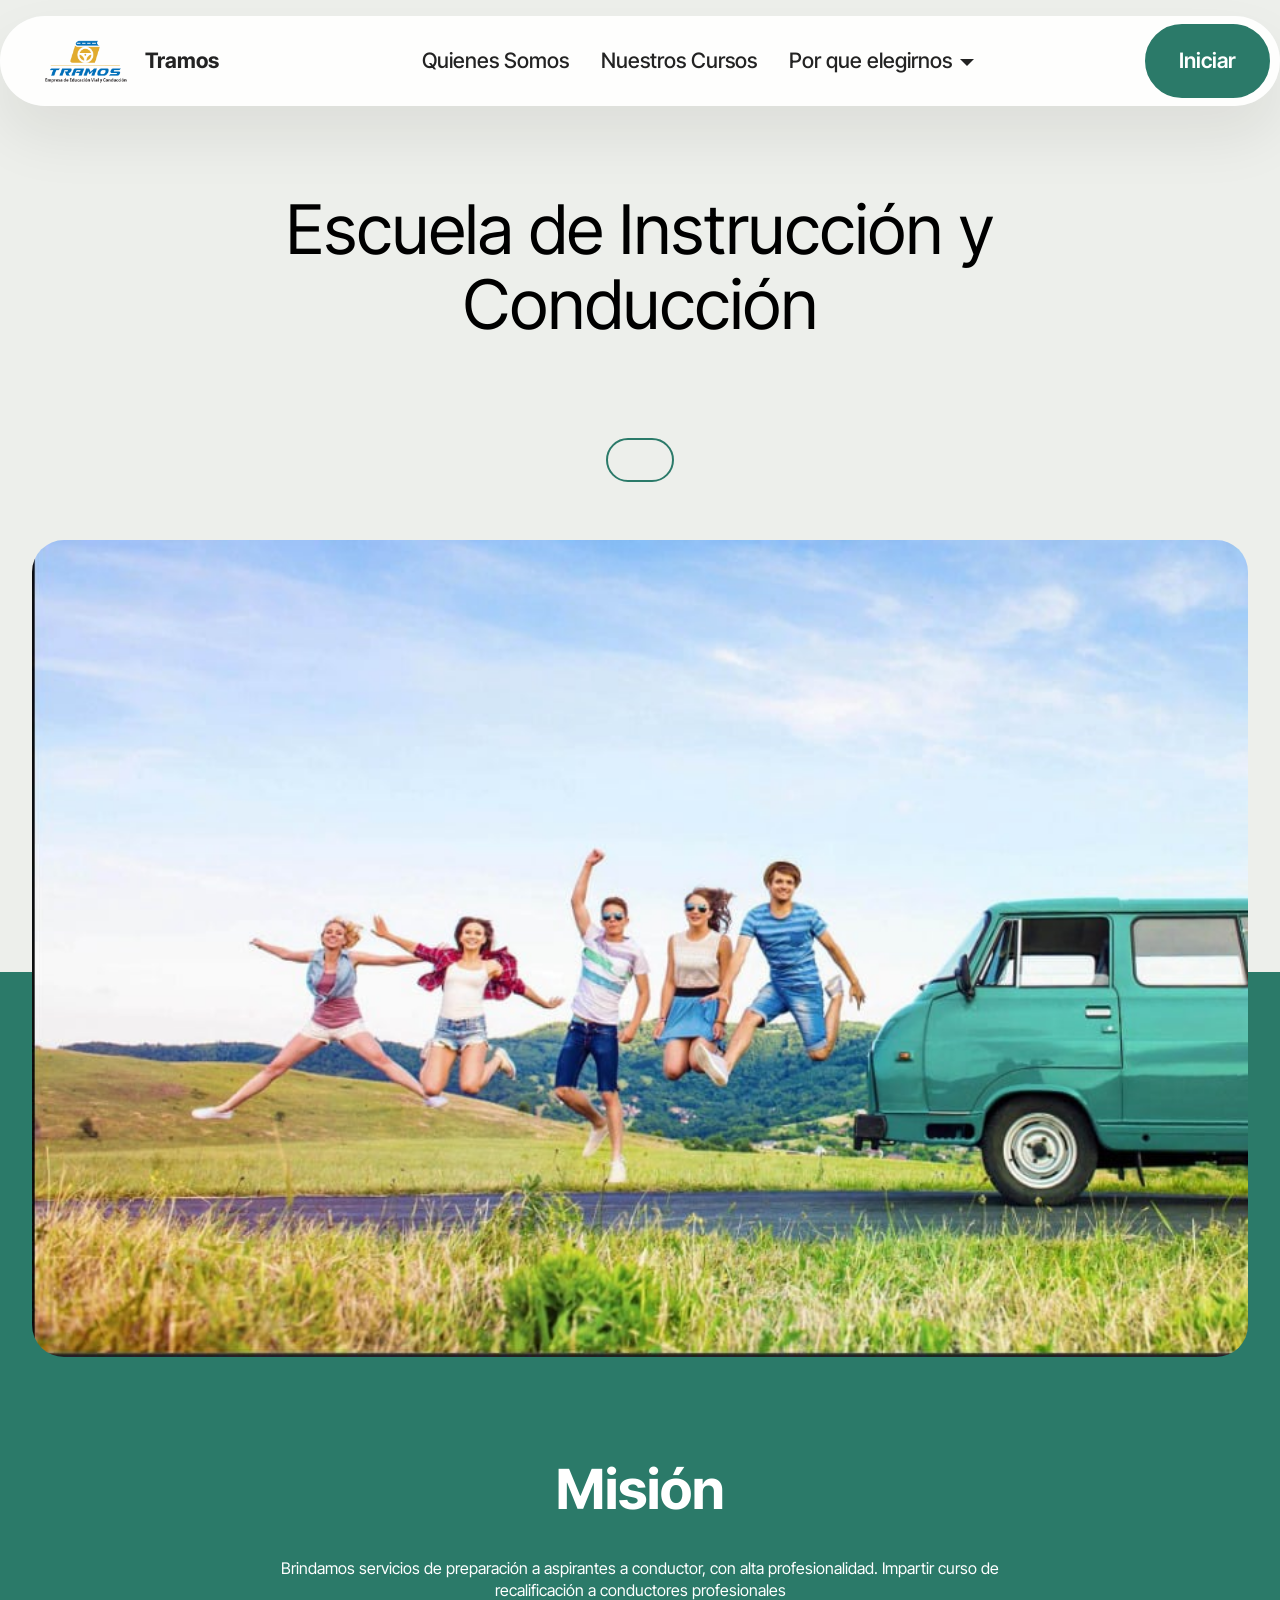
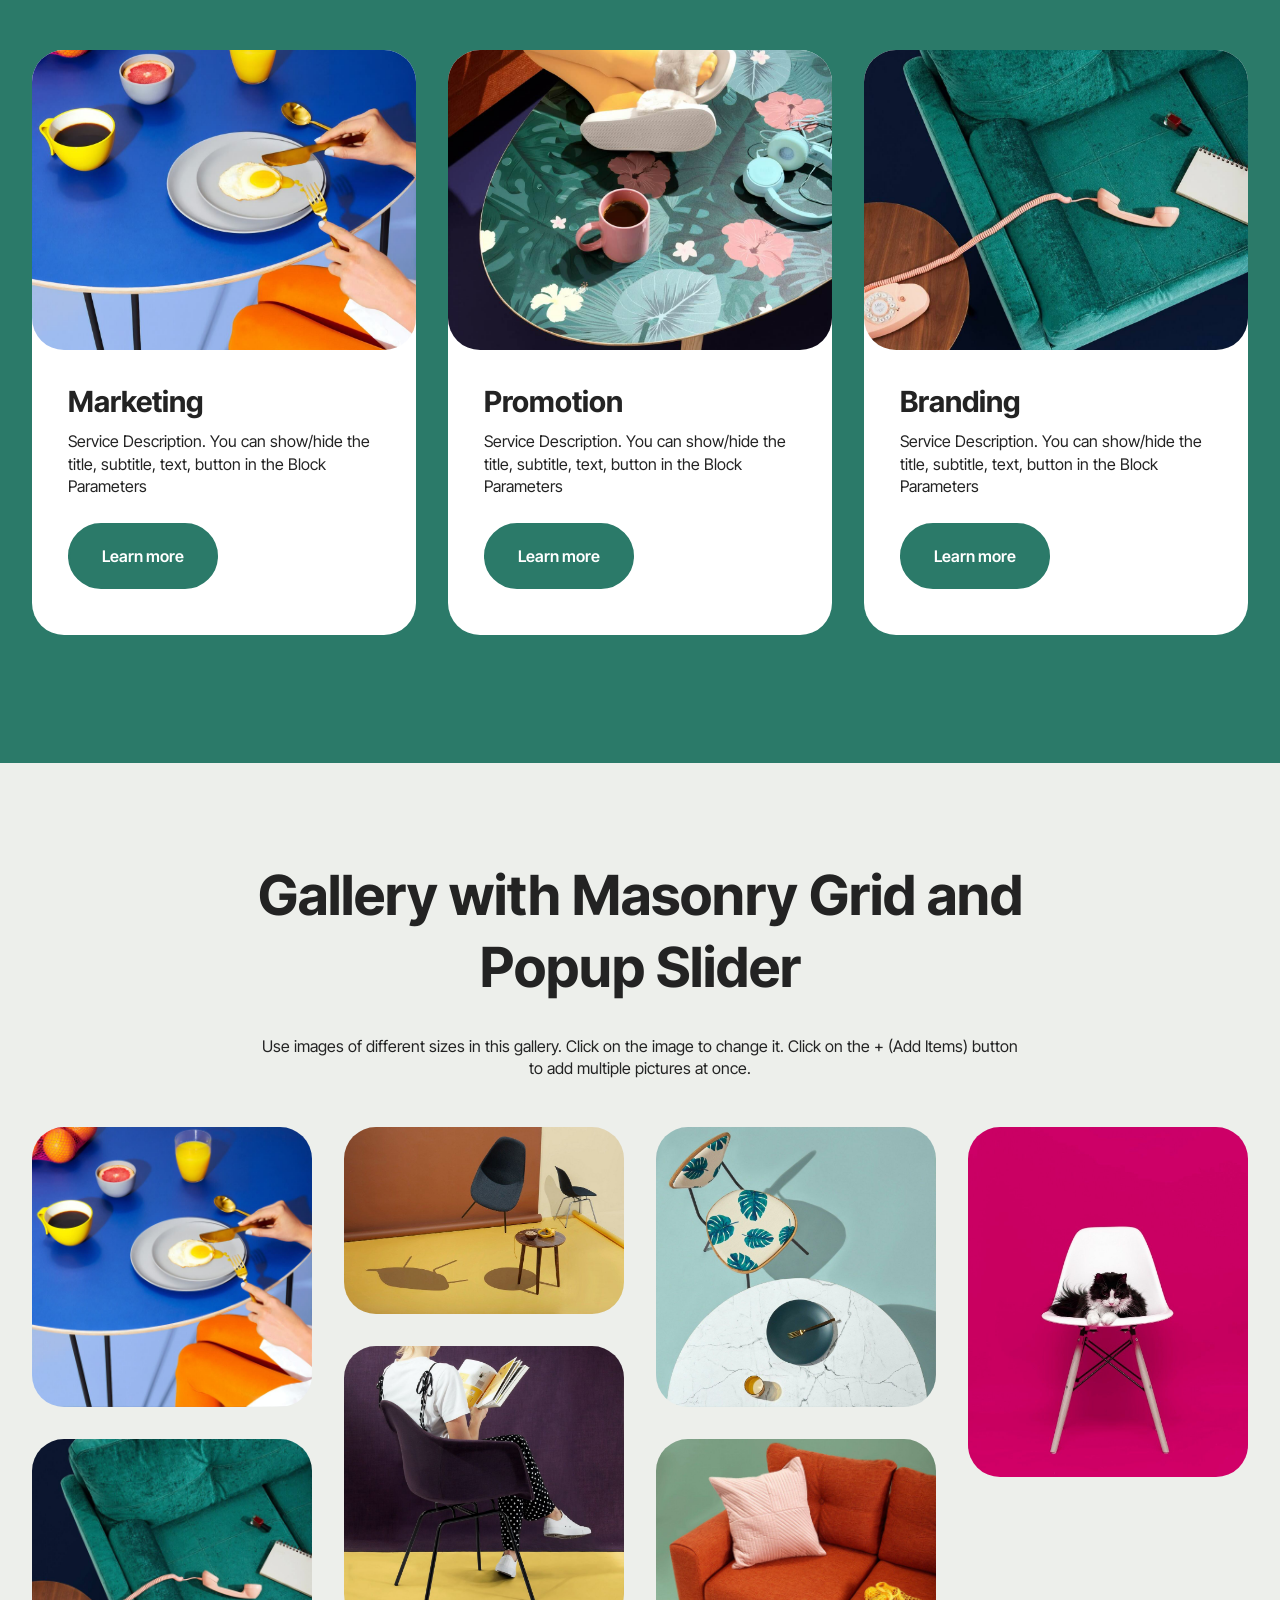
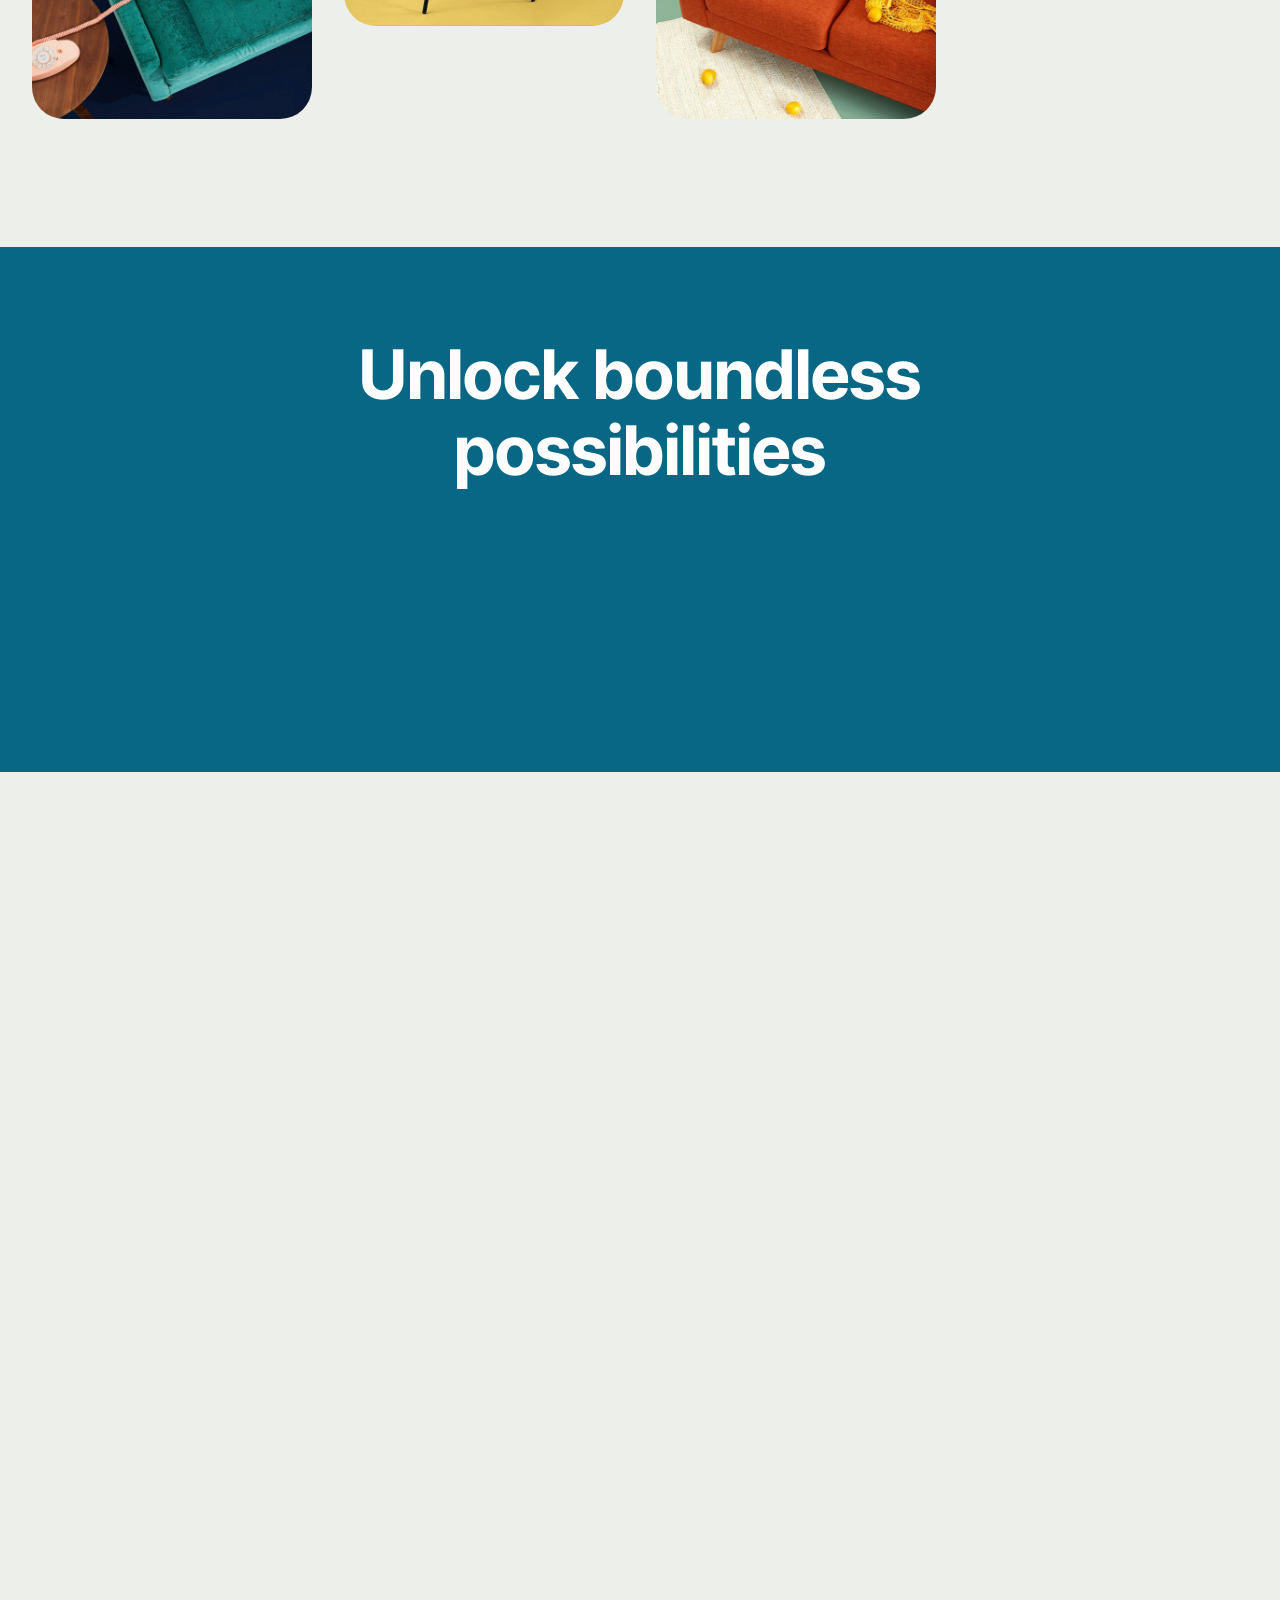
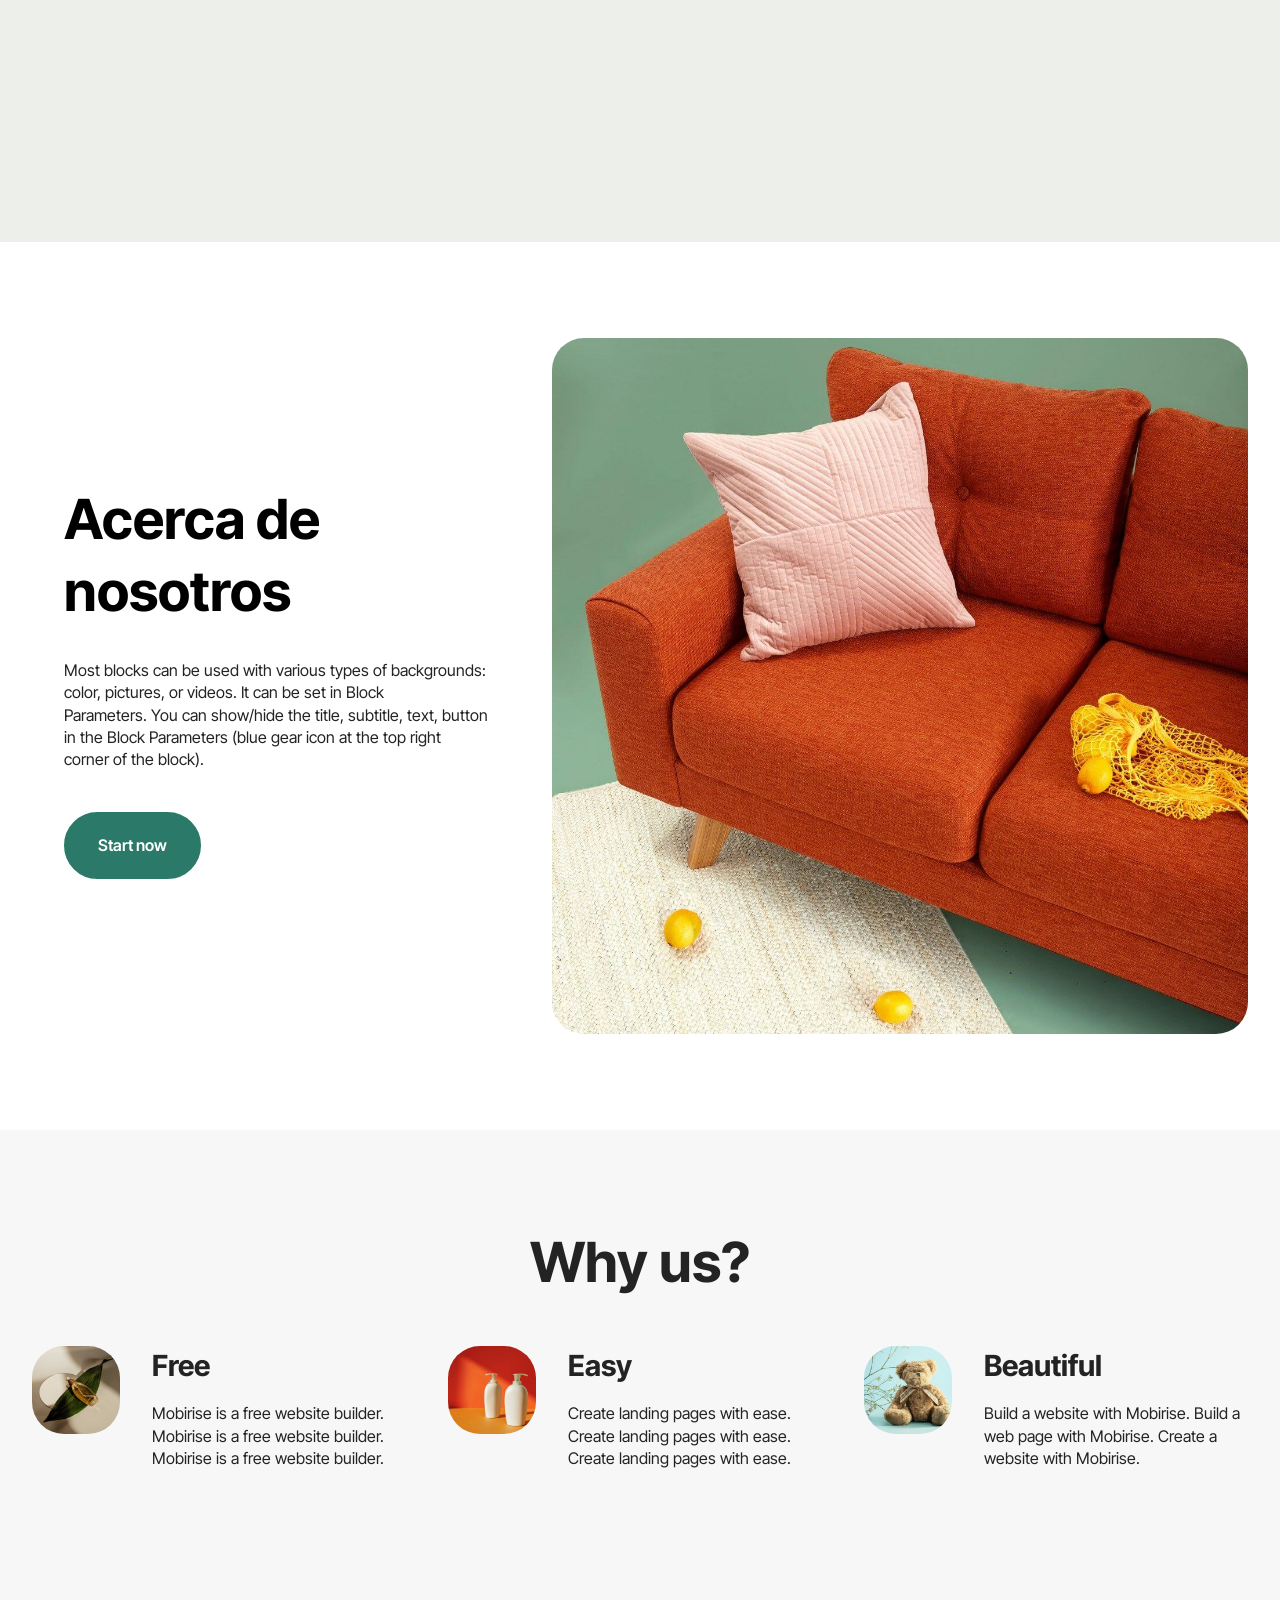
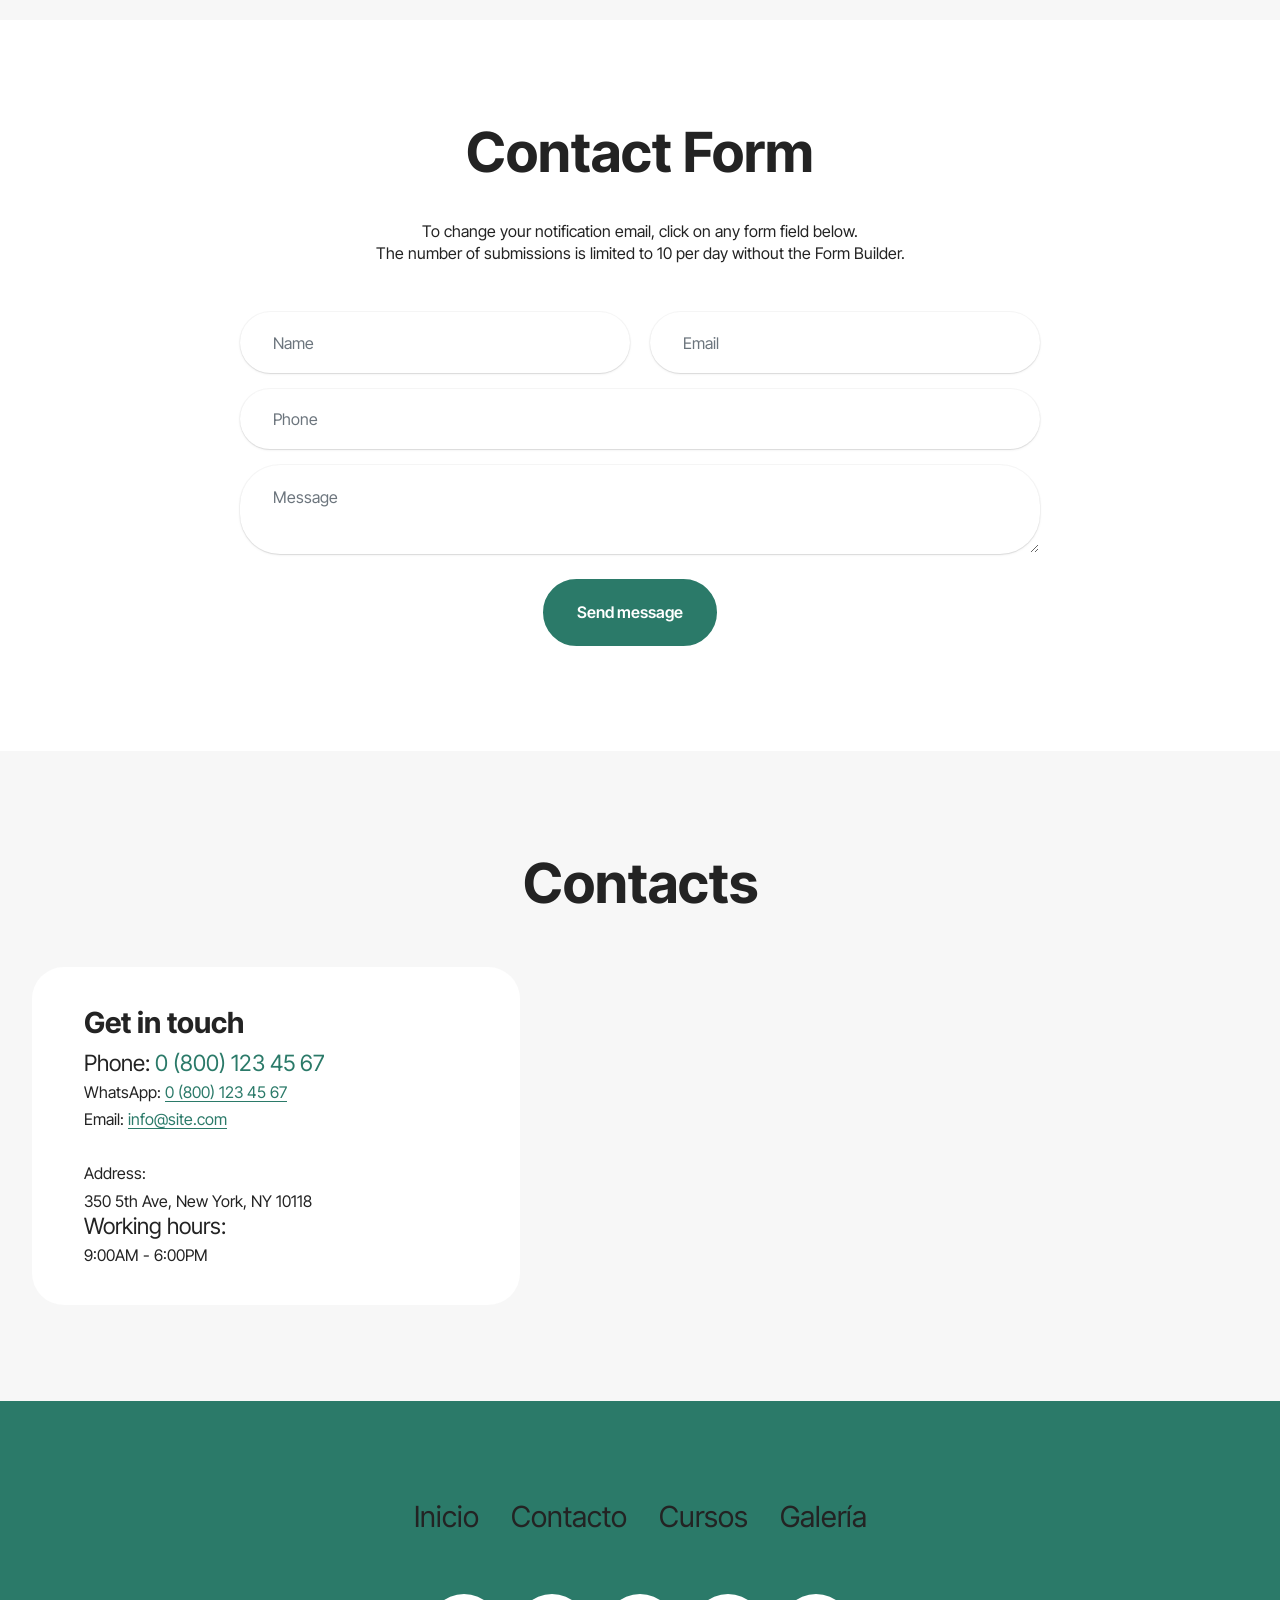
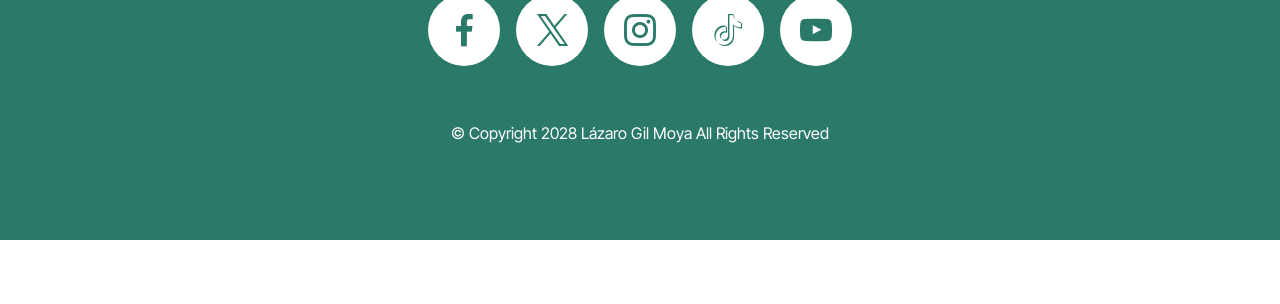
<file: quienes somos.html>
<!DOCTYPE html>
<html  >
<head>
  <!-- Site made with Mobirise Website Builder v5.9.24, https://mobirise.com -->
  <meta charset="UTF-8">
  <meta http-equiv="X-UA-Compatible" content="IE=edge">
  <meta name="generator" content="Mobirise v5.9.24, mobirise.com">
  <meta name="viewport" content="width=device-width, initial-scale=1, minimum-scale=1">
  <link rel="shortcut icon" href="assets/images/logo-128x70.png" type="image/x-icon">
  <meta name="description" content="">
  
  
  <title>Tramos</title>
  <link rel="stylesheet" href="assets/web/assets/mobirise-icons2/mobirise2.css">
  <link rel="stylesheet" href="assets/bootstrap/css/bootstrap.min.css">
  <link rel="stylesheet" href="assets/bootstrap/css/bootstrap-grid.min.css">
  <link rel="stylesheet" href="assets/bootstrap/css/bootstrap-reboot.min.css">
  <link rel="stylesheet" href="assets/animatecss/animate.css">
  <link rel="stylesheet" href="assets/dropdown/css/style.css">
  <link rel="stylesheet" href="assets/socicon/css/styles.css">
  <link rel="stylesheet" href="assets/theme/css/style.css">
  <link rel="stylesheet" href="assets/gallery/style.css">
  <link rel="preload" href="https://fonts.googleapis.com/css?family=Inter+Tight:100,200,300,400,500,600,700,800,900,100i,200i,300i,400i,500i,600i,700i,800i,900i&display=swap" as="style" onload="this.onload=null;this.rel='stylesheet'">
  <noscript><link rel="stylesheet" href="https://fonts.googleapis.com/css?family=Inter+Tight:100,200,300,400,500,600,700,800,900,100i,200i,300i,400i,500i,600i,700i,800i,900i&display=swap"></noscript>
  <link rel="preload" as="style" href="assets/mobirise/css/mbr-additional.css?v=QG7ulG"><link rel="stylesheet" href="assets/mobirise/css/mbr-additional.css?v=QG7ulG" type="text/css">

  
  
  
</head>
<body>
  
  <section data-bs-version="5.1" class="menu menu2 cid-tJS6tZXiPa" once="menu" id="menu02-0">
	

	<nav class="navbar navbar-dropdown navbar-fixed-top navbar-expand-lg">
		<div class="container">
			<div class="navbar-brand">
				<span class="navbar-logo">
					<a href="https://mobirise.com">
						<img src="assets/images/logo-144x79.png" alt="Mobirise Website Builder" style="height: 3rem;">
					</a>
				</span>
				<span class="navbar-caption-wrap"><a class="navbar-caption text-black text-primary display-4" href="index.html#header05-1">Tramos</a></span>
			</div>
			<button class="navbar-toggler" type="button" data-toggle="collapse" data-bs-toggle="collapse" data-target="#navbarSupportedContent" data-bs-target="#navbarSupportedContent" aria-controls="navbarNavAltMarkup" aria-expanded="false" aria-label="Toggle navigation">
				<div class="hamburger">
					<span></span>
					<span></span>
					<span></span>
					<span></span>
				</div>
			</button>
			<div class="collapse navbar-collapse" id="navbarSupportedContent">
				<ul class="navbar-nav nav-dropdown" data-app-modern-menu="true"><li class="nav-item">
						<a class="nav-link link text-black text-primary display-4" href="index.html#header01-7">Quienes Somos</a>
					</li>
					<li class="nav-item">
						<a class="nav-link link text-black text-primary display-4" href="index.html#features04-w" aria-expanded="false">Nuestros Cursos</a>
					</li>
					<li class="nav-item dropdown">
						<a class="nav-link link text-black text-primary dropdown-toggle display-4" href="index.html#contacts02-9" data-toggle="dropdown-submenu" data-bs-toggle="dropdown" data-bs-auto-close="outside" aria-expanded="false">Por que elegirnos</a><div class="dropdown-menu" aria-labelledby="dropdown-448"><a class="text-black text-primary dropdown-item display-4" href="index.html#contacts02-9">New Item</a></div>
					</li></ul>
				
				<div class="navbar-buttons mbr-section-btn"><a class="btn btn-primary display-4" href="index.html#form02-6">Iniciar</a></div>
			</div>
		</div>
	</nav>
</section>

<section data-bs-version="5.1" class="header5 cid-tJS6uM4N87" id="header05-1">
	

	
	
	<div class="topbg"></div>
	<div class="align-center container">
		<div class="row justify-content-center">
			<div class="col-md-12 col-lg-9">
				<h1 class="mbr-section-title mbr-fonts-style mb-4 display-1">Escuela de Instrucción y Conducción</h1>
				<p class="mbr-text mbr-fonts-style mb-4 display-7">&nbsp;&nbsp;</p>
				<div class="mbr-section-btn mt-3"><a class="btn btn-primary-outline display-7" href="index.html#gallery02-v"></a></div>
			</div>
		</div>
		<div class="row mt-5 justify-content-center">
			<div class="col-12 col-lg-12">
				<img src="assets/images/whatsapp-image-2025-01-11-at-10.00.35-pm-896x602.jpg" alt="tramos" title="">
			</div>
		</div>
	</div>
</section>

<section data-bs-version="5.1" class="features4 cid-tMlEXTHLbS" id="features04-w">
	
	
	<div class="container">
		<div class="row justify-content-center">
			<div class="col-12 content-head">
				<div class="mbr-section-head mb-5">
					<h4 class="mbr-section-title mbr-fonts-style align-center mb-0 display-2"><strong>Misión</strong></h4>
					<h5 class="mbr-section-subtitle mbr-fonts-style align-center mb-0 mt-4 display-7">Brindamos servicios de preparación a aspirantes a conductor, con alta profesionalidad. Impartir curso de recalificación a conductores profesionales</h5>
					
				</div>
			</div>
		</div>
		<div class="row">
			<div class="item features-image col-12 col-md-6 col-lg-4">
				<div class="item-wrapper">
					<div class="item-img">
						<img src="assets/images/gallery03.jpg" alt="Mobirise Website Builder">
					</div>
					<div class="item-content">
						<h5 class="item-title mbr-fonts-style display-5">
							<strong>Marketing</strong>
						</h5>
						
						<p class="mbr-text mbr-fonts-style display-7">
							Service Description. You can show/hide the title, subtitle, text, button in the Block Parameters
						</p>
						<div class="mbr-section-btn item-footer"><a href="" class="btn item-btn btn-primary display-7">Learn more</a></div>
					</div>

				</div>
			</div>
			<div class="item features-image col-12 col-md-6 col-lg-4">
				<div class="item-wrapper">
					<div class="item-img">
						<img src="assets/images/gallery05.jpg" alt="Mobirise Website Builder">
					</div>
					<div class="item-content">
						<h5 class="item-title mbr-fonts-style display-5">
							<strong>Promotion</strong>
						</h5>
						
						<p class="mbr-text mbr-fonts-style display-7">
							Service Description. You can show/hide the title, subtitle, text, button in the Block Parameters
						</p>
						<div class="mbr-section-btn item-footer"><a href="" class="btn item-btn btn-primary display-7">Learn more</a></div>
					</div>
				</div>
			</div>
			<div class="item features-image col-12 col-md-6 col-lg-4">
				<div class="item-wrapper">
					<div class="item-img">
						<img src="assets/images/gallery02.jpg" alt="Mobirise Website Builder">
					</div>
					<div class="item-content">
						<h5 class="item-title mbr-fonts-style display-5">
							<strong>Branding</strong>
						</h5>
						
						<p class="mbr-text mbr-fonts-style display-7">
							Service Description. You can show/hide the title, subtitle, text, button in the Block Parameters<br>
						</p>
						<div class="mbr-section-btn item-footer"><a href="" class="btn item-btn btn-primary display-7">Learn more</a></div>
					</div>
				</div>
			</div>
		</div>
	</div>
</section>

<section data-bs-version="5.1" class="gallery1 mbr-gallery cid-tMlDYtQ5fF" id="gallery02-v">
    

    
    

    <div class="container-fluid">
        <div class="row justify-content-center">
            <div class="col-12 content-head">
                <div class="mbr-section-head mb-5">
                    <h3 class="mbr-section-title mbr-fonts-style align-center m-0 display-2"><strong>Gallery with Masonry Grid and Popup Slider</strong></h3>
                    <h4 class="mbr-section-subtitle mbr-fonts-style align-center mb-0 mt-4 display-7">Use images of different sizes in this gallery. Click on the image to change it. Click on the + (Add Items) button to add multiple pictures at once.</h4>
                </div>
            </div>
        </div>
        <div class="row mbr-gallery mbr-masonry" data-masonry="{&quot;percentPosition&quot;: true }">
            <div class="col-12 col-md-6 col-lg-3 item gallery-image">
                <div class="item-wrapper" data-toggle="modal" data-bs-toggle="modal" data-target="#uzJhdlI6PG-modal" data-bs-target="#uzJhdlI6PG-modal">
                    <img class="w-100" src="assets/images/gallery03.jpg" alt="Mobirise Website Builder" data-slide-to="0" data-bs-slide-to="0" data-target="#lb-uzJhdlI6PG" data-bs-target="#lb-uzJhdlI6PG">
                    <div class="icon-wrapper">
                        <span class="mobi-mbri mobi-mbri-search mbr-iconfont mbr-iconfont-btn"></span>
                    </div>
                </div>
                
            </div>
            <div class="col-12 col-md-6 col-lg-3 item gallery-image">
                <div class="item-wrapper" data-toggle="modal" data-bs-toggle="modal" data-target="#uzJhdlI6PG-modal" data-bs-target="#uzJhdlI6PG-modal">
                    <img class="w-100" src="assets/images/gallery13.jpg" alt="Mobirise Website Builder" data-slide-to="1" data-bs-slide-to="1" data-target="#lb-uzJhdlI6PG" data-bs-target="#lb-uzJhdlI6PG">
                    <div class="icon-wrapper">
                        <span class="mobi-mbri mobi-mbri-search mbr-iconfont mbr-iconfont-btn"></span>
                    </div>
                </div>
                
            </div>
            <div class="col-12 col-md-6 col-lg-3 item gallery-image">
                <div class="item-wrapper" data-toggle="modal" data-bs-toggle="modal" data-target="#uzJhdlI6PG-modal" data-bs-target="#uzJhdlI6PG-modal">
                    <img class="w-100" src="assets/images/gallery10.jpg" alt="Mobirise Website Builder" data-slide-to="2" data-bs-slide-to="2" data-target="#lb-uzJhdlI6PG" data-bs-target="#lb-uzJhdlI6PG">
                    <div class="icon-wrapper">
                        <span class="mobi-mbri mobi-mbri-search mbr-iconfont mbr-iconfont-btn"></span>
                    </div>
                </div>
                
            </div>
            <div class="col-12 col-md-6 col-lg-3 item gallery-image">
                <div class="item-wrapper" data-toggle="modal" data-bs-toggle="modal" data-target="#uzJhdlI6PG-modal" data-bs-target="#uzJhdlI6PG-modal">
                    <img class="w-100" src="assets/images/gallery08.jpg" alt="Mobirise Website Builder" data-slide-to="3" data-bs-slide-to="3" data-target="#lb-uzJhdlI6PG" data-bs-target="#lb-uzJhdlI6PG">
                    <div class="icon-wrapper">
                        <span class="mobi-mbri mobi-mbri-search mbr-iconfont mbr-iconfont-btn"></span>
                    </div>
                </div>
                
            </div>
            <div class="col-12 col-md-6 col-lg-3 item gallery-image">
                <div class="item-wrapper" data-toggle="modal" data-bs-toggle="modal" data-target="#uzJhdlI6PG-modal" data-bs-target="#uzJhdlI6PG-modal">
                    <img class="w-100" src="assets/images/gallery06.jpg" alt="Mobirise Website Builder" data-slide-to="4" data-bs-slide-to="4" data-target="#lb-uzJhdlI6PG" data-bs-target="#lb-uzJhdlI6PG">
                    <div class="icon-wrapper">
                        <span class="mobi-mbri mobi-mbri-search mbr-iconfont mbr-iconfont-btn"></span>
                    </div>
                </div>
                
            </div>
            <div class="col-12 col-md-6 col-lg-3 item gallery-image">
                <div class="item-wrapper" data-toggle="modal" data-bs-toggle="modal" data-target="#uzJhdlI6PG-modal" data-bs-target="#uzJhdlI6PG-modal">
                    <img class="w-100" src="assets/images/gallery02.jpg" alt="Mobirise Website Builder" data-slide-to="5" data-bs-slide-to="5" data-target="#lb-uzJhdlI6PG" data-bs-target="#lb-uzJhdlI6PG">
                    <div class="icon-wrapper">
                        <span class="mobi-mbri mobi-mbri-search mbr-iconfont mbr-iconfont-btn"></span>
                    </div>
                </div>
                
            </div>
            <div class="col-12 col-md-6 col-lg-3 item gallery-image">
                <div class="item-wrapper" data-toggle="modal" data-bs-toggle="modal" data-target="#uzJhdlI6PG-modal" data-bs-target="#uzJhdlI6PG-modal">
                    <img class="w-100" src="assets/images/gallery01.jpg" alt="Mobirise Website Builder" data-slide-to="6" data-bs-slide-to="6" data-target="#lb-uzJhdlI6PG" data-bs-target="#lb-uzJhdlI6PG">
                    <div class="icon-wrapper">
                        <span class="mobi-mbri mobi-mbri-search mbr-iconfont mbr-iconfont-btn"></span>
                    </div>
                </div>
                
            </div>
        </div>

        <div class="modal mbr-slider" tabindex="-1" role="dialog" aria-hidden="true" id="uzJhdlI6PG-modal">
            <div class="modal-dialog" role="document">
                <div class="modal-content">
                    <div class="modal-body">
                        <div class="carousel slide" id="lb-uzJhdlI6PG" data-interval="5000" data-bs-interval="5000">
                            <div class="carousel-inner">
                                <div class="carousel-item active">
                                    <img class="d-block w-100" src="assets/images/gallery03.jpg" alt="Mobirise Website Builder">
                                </div>
                                <div class="carousel-item">
                                    <img class="d-block w-100" src="assets/images/gallery13.jpg" alt="Mobirise Website Builder">
                                </div>
                                <div class="carousel-item">
                                    <img class="d-block w-100" src="assets/images/gallery10.jpg" alt="Mobirise Website Builder">
                                </div>
                                <div class="carousel-item">
                                    <img class="d-block w-100" src="assets/images/gallery08.jpg" alt="Mobirise Website Builder">
                                </div>
                                <div class="carousel-item">
                                    <img class="d-block w-100" src="assets/images/gallery06.jpg" alt="Mobirise Website Builder">
                                </div>
                                <div class="carousel-item">
                                    <img class="d-block w-100" src="assets/images/gallery02.jpg" alt="Mobirise Website Builder">
                                </div>
                                <div class="carousel-item">
                                    <img class="d-block w-100" src="assets/images/gallery01.jpg" alt="Mobirise Website Builder">
                                </div>
                            </div>
                            <ol class="carousel-indicators">
                                <li data-slide-to="0" data-bs-slide-to="0" class="active" data-target="#lb-uzJhdlI6PG" data-bs-target="#lb-uzJhdlI6PG"></li>
                                <li data-slide-to="1" data-bs-slide-to="1" data-target="#lb-uzJhdlI6PG" data-bs-target="#lb-uzJhdlI6PG"></li>
                                <li data-slide-to="2" data-bs-slide-to="2" data-target="#lb-uzJhdlI6PG" data-bs-target="#lb-uzJhdlI6PG"></li>
                                <li data-slide-to="3" data-bs-slide-to="3" data-target="#lb-uzJhdlI6PG" data-bs-target="#lb-uzJhdlI6PG"></li>
                                <li data-slide-to="4" data-bs-slide-to="4" data-target="#lb-uzJhdlI6PG" data-bs-target="#lb-uzJhdlI6PG"></li>
                                <li data-slide-to="5" data-bs-slide-to="5" data-target="#lb-uzJhdlI6PG" data-bs-target="#lb-uzJhdlI6PG"></li>
                                <li data-slide-to="6" data-bs-slide-to="6" data-target="#lb-uzJhdlI6PG" data-bs-target="#lb-uzJhdlI6PG"></li>
                            </ol>
                            <a role="button" href="" class="close" data-dismiss="modal" data-bs-dismiss="modal" aria-label="Close">
                            </a>
                            <a class="carousel-control-prev carousel-control" role="button" data-slide="prev" data-bs-slide="prev" href="#lb-uzJhdlI6PG">
                                <span class="mobi-mbri mobi-mbri-arrow-prev" aria-hidden="true"></span>
                                <span class="sr-only visually-hidden">Previous</span>
                            </a>
                            <a class="carousel-control-next carousel-control" role="button" data-slide="next" data-bs-slide="next" href="#lb-uzJhdlI6PG">
                                <span class="mobi-mbri mobi-mbri-arrow-next" aria-hidden="true"></span>
                                <span class="sr-only visually-hidden">Next</span>
                            </a>
                        </div>
                    </div>
                </div>
            </div>
        </div>
    </div>
</section>

<section data-bs-version="5.1" class="header09 cid-tLAX5BnXkJ" id="header09-q">
	
	
	<div class="container">
		<div class="row">
			<div class="content-wrap col-12 col-md-8">
				<h1 class="mbr-section-title mbr-fonts-style mbr-white mb-4 display-1"><strong>Unlock boundless possibilities</strong></h1>
				
				<p class="mbr-fonts-style mbr-text mbr-white mb-4 display-7">
					Mobirise Free Website Maker is perfect for non-techies and great for pro-coders for fast prototyping and small customers' projects.
				</p>
				<div class="mbr-section-btn"><a class="btn btn-white-outline display-7" href="https://mobiri.se">Learn more</a></div>
			</div>
		</div>
	</div>
</section>

<section data-bs-version="5.1" class="header7 cid-tLeaLmEeFr" id="header07-h">
  

  
  
  
  <div class="align-center container">
    <div class="row justify-content-center">
      <div class="col-md-12 col-lg-9 mb-5">
        <h1 class="mbr-section-title mbr-fonts-style display-1"><strong>Block with video</strong>
        </h1>
        <p class="mbr-text mbr-fonts-style mt-4 display-7">
          Click on the media content to replace it. In some blocks, you can change media content via Block Parameters.
        </p>
        
      </div>
    </div>

    <div class="row justify-content-center">
      <div class="mbr-figure col-12 col-md-12"><iframe class="mbr-embedded-video" src="https://www.youtube.com/embed/sGpPgQeEyOc?rel=0&amp;amp;mute=1&amp;showinfo=0&amp;autoplay=1&amp;loop=1&amp;playlist=sGpPgQeEyOc" width="1280" height="720" frameborder="0" allowfullscreen></iframe></div>
    </div>
  </div>
</section>

<section data-bs-version="5.1" class="header1 cid-tJS9vXDdRK" id="header01-7">
	

	
	

	<div class="container">
		<div class="row justify-content-center">
			<div class="col-12 col-md-12 col-lg-7 image-wrapper">
				<img class="w-100" src="assets/images/gallery01.jpg" alt="Mobirise Website Builder">
			</div>
			<div class="col-12 col-lg col-md-12">
				<div class="text-wrapper align-left">
					<h1 class="mbr-section-title mbr-fonts-style mb-4 display-2"><strong>Acerca de nosotros</strong></h1>
					<p class="mbr-text mbr-fonts-style mb-4 display-7">
						Most blocks can be used with various types of backgrounds: color, pictures, or videos. It can be set in Block Parameters.&nbsp;You can show/hide the title, subtitle, text, button in the Block Parameters (blue gear icon at the top right corner of the block).&nbsp;</p>
					<div class="mbr-section-btn mt-3"><a class="btn btn-primary display-7" href="https://mobiri.se">Start now</a></div>
				</div>
			</div>
		</div>
	</div>
</section>

<section data-bs-version="5.1" class="features15 cid-tLek7gQhG7" id="features015-m">
	

	
	
	<div class="container">
		<div class="mbr-section-head mb-5">
			<h4 class="mbr-section-title mbr-fonts-style align-center mb-0 display-2">
			  <strong>Why us?</strong></h4>
			
		  </div>
		<div class="row justify-content-center">
			<div class="item features-without-image col-12 col-lg-4">
				<div class="item-wrapper">
					<div class="img-wrapper">
						<img src="assets/images/shop1.jpg" alt="Mobirise Website Builder">
					</div>
					<div class="card-box">
						<h4 class="card-title mbr-fonts-style mb-3 display-5">
							<strong>Free</strong></h4>
						<h5 class="card-text mbr-fonts-style display-7">
							Mobirise is a free website builder. Mobirise is a free website builder. Mobirise is a free website builder.</h5>
					</div>
				</div>
			</div>
			<div class="item features-without-image col-12 col-lg-4">
				<div class="item-wrapper">
					<div class="img-wrapper">
						<img src="assets/images/shop2.jpg" alt="Mobirise Website Builder">
					</div>
					<div class="card-box">
						<h4 class="card-title mbr-fonts-style mb-3 display-5">
							<strong>Easy</strong></h4>
						<h5 class="card-text mbr-fonts-style display-7">
							Create landing pages with ease. Create landing pages with ease. Create landing pages with ease.<br><br></h5>
					</div>
				</div>
			</div>
			<div class="item features-without-image col-12 col-lg-4">
				<div class="item-wrapper">
					<div class="img-wrapper">
						<img src="assets/images/shop3.jpg" alt="Mobirise Website Builder">
					</div>
					<div class="card-box">
						<h4 class="card-title mbr-fonts-style mb-3 display-5">
							<strong>Beautiful</strong></h4>
						<h5 class="card-text mbr-fonts-style display-7">
							Build a website with Mobirise. Build a web page with Mobirise. Create a website with Mobirise.</h5>
					</div>
				</div>
			</div>
		</div>
	</div>
</section>

<section data-bs-version="5.1" class="form5 cid-tJS9pBcTSa" id="form02-6">
    
    
    <div class="container">
        <div class="mbr-section-head mb-5">
            <h3 class="mbr-section-title mbr-fonts-style align-center mb-0 display-2">
                <strong>Contact Form</strong></h3>
            <h4 class="mbr-section-subtitle mbr-fonts-style align-center mb-0 mt-4 display-7">To change your notification email, click on any form field below.
<div>The number of submissions is limited to 10 per day without the Form Builder.</div></h4>
        </div>
        <div class="row justify-content-center mt-4">
            <div class="col-lg-8 mx-auto mbr-form" data-form-type="formoid">
                <form action="https://mobirise.eu/" method="POST" class="mbr-form form-with-styler" data-form-title="Form Name"><input type="hidden" name="email" data-form-email="true" value="vQEwSL/u1Uf1x7iqIJCe1OzF9w9AkU001Ugy7OiDRk7AmEfeVieDbEdouerDM7fwIKecoMtxVeeZjV3xKOOPELZdOZDNEz1cPfltnOfZYLG9GqEdYxheNP8nnQVOIiQ6">
                    <div class="row">
                        <div hidden="hidden" data-form-alert="" class="alert alert-success col-12">Thanks for filling out the form!</div>
                        <div hidden="hidden" data-form-alert-danger="" class="alert alert-danger col-12">
                            Oops...! some problem!
                        </div>
                    </div>
                    <div class="dragArea row">
                        <div class="col-md col-sm-12 form-group mb-3" data-for="name">
                            <input type="text" name="name" placeholder="Name" data-form-field="name" class="form-control" value="" id="name-form02-6">
                        </div>
                        <div class="col-md col-sm-12 form-group mb-3" data-for="email">
                            <input type="email" name="email" placeholder="Email" data-form-field="email" class="form-control" value="" id="email-form02-6">
                        </div>
                        <div class="col-12 form-group mb-3" data-for="phone">
                            <input type="tel" name="phone" placeholder="Phone" data-form-field="phone" class="form-control" value="" id="phone-form02-6">
                        </div>
                        <div class="col-12 form-group mb-3" data-for="textarea">
                            <textarea name="textarea" placeholder="Message" data-form-field="textarea" class="form-control" id="textarea-form02-6"></textarea>
                        </div>
                        <div class="col-lg-12 col-md-12 col-sm-12 align-center mbr-section-btn">
                            <button type="submit" class="btn btn-primary display-7">Send message</button>
                        </div>
                    </div>
                </form>
            </div>
        </div>
    </div>
</section>

<section data-bs-version="5.1" class="contacts2 map1 cid-tLdYHD757A" id="contacts02-9">

    

    
    <div class="container">
        <div class="mbr-section-head mb-5">
            <h3 class="mbr-section-title mbr-fonts-style align-center mb-0 display-2">
                <strong>Contacts</strong>
            </h3>
            
        </div>
        <div class="row justify-content-center mt-4">
            <div class="card col-12 col-md-5">
                <div class="card-wrapper">
                    <div class="text-wrapper">
                        <h5 class="cardTitle mbr-fonts-style mb-2 display-5">
                        <strong>Get in touch</strong></h5>
                    <ul class="list mbr-fonts-style display-7">
                        <li class="mbr-text item-wrap"><span style="font-size: 1.4rem;">Phone: </span><a href="tel:+12345678910" class="text-primary" style="font-size: 1.4rem;">0 (800) 123 45 67</a><br></li>
                        <li class="mbr-text item-wrap">WhatsApp: <a href="https://wa.me/12345678910" class="text-primary">0 (800) 123 45 67</a></li>
                        <li class="mbr-text item-wrap">Email: <a href="mailto:info@site.com" class="text-primary">info@site.com</a></li><li class="mbr-text item-wrap"><br></li>
                        <li class="mbr-text item-wrap">Address: </li><li class="mbr-text item-wrap">350 5th Ave, New York, NY 10118</li><li class="mbr-text item-wrap"><span style="font-size: 1.4rem;">Working hours:</span><br></li><li class="mbr-text item-wrap">9:00AM - 6:00PM</li>
                    </ul>
                    </div>
                </div>
            </div>
            <div class="map-wrapper col-12 col-md-7">
                <div class="google-map"><iframe frameborder="0" style="border:0" src="https://www.google.com/maps/embed?pb=!1m14!1m8!1m3!1d6045.3003145248895!2d-73.9884657!3d40.7477229!3m2!1i1024!2i768!4f13.1!3m3!1m2!1s0x89c259a9ac1f1b85%3A0x7e33d1c0e7af3be4!2zMzUwIDV0aCBBdmUsIE5ldyBZb3JrLCBOWSAxMDExOCwg0KHQqNCQ!5e0!3m2!1sru!2sru!4v1689597362021!5m2!1sen!2sen" allowfullscreen=""></iframe></div>
            </div>
        </div>
    </div>
</section>

<section data-bs-version="5.1" class="footer1 programm5 cid-tJS9NNcTLZ" once="footers" id="footer03-8">

        

    

    <div class="container">
        <div class="row">

            <div class="row-links mb-4">
                <ul class="header-menu">
                  
                  
                  
                  
                <li class="header-menu-item mbr-fonts-style display-5">Inicio</li><li class="header-menu-item mbr-fonts-style display-5">Contacto</li><li class="header-menu-item mbr-fonts-style display-5">Cursos</li><li class="header-menu-item mbr-fonts-style display-5">Galería</li></ul>
              </div>

            <div class="col-12">
                <div class="social-row">
                    <div class="soc-item">
                        <a href="https://mobiri.se/" target="_blank">
                            <span class="mbr-iconfont socicon socicon-facebook display-7"></span>
                        </a>
                    </div>
                    <div class="soc-item">
                        <a href="https://mobiri.se/" target="_blank">
                            <span class="mbr-iconfont socicon-twitter socicon"></span>
                        </a>
                    </div>
                    <div class="soc-item">
                        <a href="https://mobiri.se/" target="_blank">
                            <span class="mbr-iconfont socicon-instagram socicon"></span>
                        </a>
                    </div>
                    <div class="soc-item">
                        <a href="https://mobiri.se/" target="_blank">
                            <span class="mbr-iconfont socicon-tiktok socicon"></span>
                        </a>
                    </div>
                    <div class="soc-item">
                        <a href="https://mobiri.se/" target="_blank">
                            <span class="mbr-iconfont socicon-youtube socicon"></span>
                        </a>
                    </div>
                </div>
            </div>
            <div class="col-12 mt-5">
                <p class="mbr-fonts-style copyright display-7">
                    © Copyright 2028 Lázaro Gil Moya All Rights Reserved
                </p>
            </div>
        </div>
    </div>
</section><section class="display-7" style="padding: 0;align-items: center;justify-content: center;flex-wrap: wrap;    align-content: center;display: flex;position: relative;height: 4rem;"><a href="https://mobiri.se/3702410" style="flex: 1 1;height: 4rem;position: absolute;width: 100%;z-index: 1;"><img alt="" style="height: 4rem;" src="[data-uri]"></a><p style="margin: 0;text-align: center;" class="display-7">&#8204;</p><a style="z-index:1" href="https://mobirise.com/builder/ai-website-builder.html">AI Website Builder</a></section><script src="assets/bootstrap/js/bootstrap.bundle.min.js"></script>  <script src="assets/smoothscroll/smooth-scroll.js"></script>  <script src="assets/ytplayer/index.js"></script>  <script src="assets/dropdown/js/navbar-dropdown.js"></script>  <script src="assets/masonry/masonry.pkgd.min.js"></script>  <script src="assets/imagesloaded/imagesloaded.pkgd.min.js"></script>  <script src="assets/theme/js/script.js"></script>  <script src="assets/gallery/player.min.js"></script>  <script src="assets/gallery/script.js"></script>  <script src="assets/formoid/formoid.min.js"></script>  
  
  
  <input name="animation" type="hidden">
  </body>
</html>
</file>
<file: assets/web/assets/mobirise-icons2/mobirise2.css>
@font-face {
  font-family: 'Moririse2';
  font-display: swap;
  src:  url('mobirise2.eot?f2bix4');
  src:  url('mobirise2.eot?f2bix4#iefix') format('embedded-opentype'),
    url('mobirise2.ttf?f2bix4') format('truetype'),
    url('mobirise2.woff?f2bix4') format('woff'),
    url('mobirise2.svg?f2bix4#mobirise2') format('svg');
  font-weight: normal;
  font-style: normal;
}

[class^="mobi-"], [class*=" mobi-"] {
  /* use !important to prevent issues with browser extensions that change fonts */
  font-family: 'Moririse2' !important;
  speak: none;
  font-style: normal;
  font-weight: normal;
  font-variant: normal;
  text-transform: none;
  line-height: 1;

  /* Better Font Rendering =========== */
  -webkit-font-smoothing: antialiased;
  -moz-osx-font-smoothing: grayscale;
}

.mobi-mbri-add-submenu:before {
  content: "\e900";
}
.mobi-mbri-alert:before {
  content: "\e901";
}
.mobi-mbri-align-center:before {
  content: "\e902";
}
.mobi-mbri-align-justify:before {
  content: "\e903";
}
.mobi-mbri-align-left:before {
  content: "\e904";
}
.mobi-mbri-align-right:before {
  content: "\e905";
}
.mobi-mbri-android:before {
  content: "\e906";
}
.mobi-mbri-apple:before {
  content: "\e907";
}
.mobi-mbri-arrow-down:before {
  content: "\e908";
}
.mobi-mbri-arrow-next:before {
  content: "\e909";
}
.mobi-mbri-arrow-prev:before {
  content: "\e90a";
}
.mobi-mbri-arrow-up:before {
  content: "\e90b";
}
.mobi-mbri-bold:before {
  content: "\e90c";
}
.mobi-mbri-bookmark:before {
  content: "\e90d";
}
.mobi-mbri-bootstrap:before {
  content: "\e90e";
}
.mobi-mbri-briefcase:before {
  content: "\e90f";
}
.mobi-mbri-browse:before {
  content: "\e910";
}
.mobi-mbri-bulleted-list:before {
  content: "\e911";
}
.mobi-mbri-calendar:before {
  content: "\e912";
}
.mobi-mbri-camera:before {
  content: "\e913";
}
.mobi-mbri-cart-add:before {
  content: "\e914";
}
.mobi-mbri-cart-full:before {
  content: "\e915";
}
.mobi-mbri-cash:before {
  content: "\e916";
}
.mobi-mbri-change-style:before {
  content: "\e917";
}
.mobi-mbri-chat:before {
  content: "\e918";
}
.mobi-mbri-clock:before {
  content: "\e919";
}
.mobi-mbri-close:before {
  content: "\e91a";
}
.mobi-mbri-cloud:before {
  content: "\e91b";
}
.mobi-mbri-code:before {
  content: "\e91c";
}
.mobi-mbri-contact-form:before {
  content: "\e91d";
}
.mobi-mbri-credit-card:before {
  content: "\e91e";
}
.mobi-mbri-cursor-click:before {
  content: "\e91f";
}
.mobi-mbri-cust-feedback:before {
  content: "\e920";
}
.mobi-mbri-database:before {
  content: "\e921";
}
.mobi-mbri-delivery:before {
  content: "\e922";
}
.mobi-mbri-desktop:before {
  content: "\e923";
}
.mobi-mbri-devices:before {
  content: "\e924";
}
.mobi-mbri-down:before {
  content: "\e925";
}
.mobi-mbri-download-2:before {
  content: "\e926";
}
.mobi-mbri-download:before {
  content: "\e927";
}
.mobi-mbri-drag-n-drop-2:before {
  content: "\e928";
}
.mobi-mbri-drag-n-drop:before {
  content: "\e929";
}
.mobi-mbri-edit-2:before {
  content: "\e92a";
}
.mobi-mbri-edit:before {
  content: "\e92b";
}
.mobi-mbri-error:before {
  content: "\e92c";
}
.mobi-mbri-extension:before {
  content: "\e92d";
}
.mobi-mbri-features:before {
  content: "\e92e";
}
.mobi-mbri-file:before {
  content: "\e92f";
}
.mobi-mbri-flag:before {
  content: "\e930";
}
.mobi-mbri-folder:before {
  content: "\e931";
}
.mobi-mbri-gift:before {
  content: "\e932";
}
.mobi-mbri-github:before {
  content: "\e933";
}
.mobi-mbri-globe-2:before {
  content: "\e934";
}
.mobi-mbri-globe:before {
  content: "\e935";
}
.mobi-mbri-growing-chart:before {
  content: "\e936";
}
.mobi-mbri-hearth:before {
  content: "\e937";
}
.mobi-mbri-help:before {
  content: "\e938";
}
.mobi-mbri-home:before {
  content: "\e939";
}
.mobi-mbri-hot-cup:before {
  content: "\e93a";
}
.mobi-mbri-idea:before {
  content: "\e93b";
}
.mobi-mbri-image-gallery:before {
  content: "\e93c";
}
.mobi-mbri-image-slider:before {
  content: "\e93d";
}
.mobi-mbri-info:before {
  content: "\e93e";
}
.mobi-mbri-italic:before {
  content: "\e93f";
}
.mobi-mbri-key:before {
  content: "\e940";
}
.mobi-mbri-laptop:before {
  content: "\e941";
}
.mobi-mbri-layers:before {
  content: "\e942";
}
.mobi-mbri-left-right:before {
  content: "\e943";
}
.mobi-mbri-left:before {
  content: "\e944";
}
.mobi-mbri-letter:before {
  content: "\e945";
}
.mobi-mbri-like:before {
  content: "\e946";
}
.mobi-mbri-link:before {
  content: "\e947";
}
.mobi-mbri-lock:before {
  content: "\e948";
}
.mobi-mbri-login:before {
  content: "\e949";
}
.mobi-mbri-logout:before {
  content: "\e94a";
}
.mobi-mbri-magic-stick:before {
  content: "\e94b";
}
.mobi-mbri-map-pin:before {
  content: "\e94c";
}
.mobi-mbri-menu:before {
  content: "\e94d";
}
.mobi-mbri-mobile-2:before {
  content: "\e94e";
}
.mobi-mbri-mobile-horizontal:before {
  content: "\e94f";
}
.mobi-mbri-mobile:before {
  content: "\e950";
}
.mobi-mbri-mobirise:before {
  content: "\e951";
}
.mobi-mbri-more-horizontal:before {
  content: "\e952";
}
.mobi-mbri-more-vertical:before {
  content: "\e953";
}
.mobi-mbri-music:before {
  content: "\e954";
}
.mobi-mbri-new-file:before {
  content: "\e955";
}
.mobi-mbri-numbered-list:before {
  content: "\e956";
}
.mobi-mbri-opened-folder:before {
  content: "\e957";
}
.mobi-mbri-pages:before {
  content: "\e958";
}
.mobi-mbri-paper-plane:before {
  content: "\e959";
}
.mobi-mbri-paperclip:before {
  content: "\e95a";
}
.mobi-mbri-phone:before {
  content: "\e95b";
}
.mobi-mbri-photo:before {
  content: "\e95c";
}
.mobi-mbri-photos:before {
  content: "\e95d";
}
.mobi-mbri-pin:before {
  content: "\e95e";
}
.mobi-mbri-play:before {
  content: "\e95f";
}
.mobi-mbri-plus:before {
  content: "\e960";
}
.mobi-mbri-preview:before {
  content: "\e961";
}
.mobi-mbri-print:before {
  content: "\e962";
}
.mobi-mbri-protect:before {
  content: "\e963";
}
.mobi-mbri-question:before {
  content: "\e964";
}
.mobi-mbri-quote-left:before {
  content: "\e965";
}
.mobi-mbri-quote-right:before {
  content: "\e966";
}
.mobi-mbri-redo:before {
  content: "\e967";
}
.mobi-mbri-refresh:before {
  content: "\e968";
}
.mobi-mbri-responsive-2:before {
  content: "\e969";
}
.mobi-mbri-responsive:before {
  content: "\e96a";
}
.mobi-mbri-right:before {
  content: "\e96b";
}
.mobi-mbri-rocket:before {
  content: "\e96c";
}
.mobi-mbri-sad-face:before {
  content: "\e96d";
}
.mobi-mbri-sale:before {
  content: "\e96e";
}
.mobi-mbri-save:before {
  content: "\e96f";
}
.mobi-mbri-search:before {
  content: "\e970";
}
.mobi-mbri-setting-2:before {
  content: "\e971";
}
.mobi-mbri-setting-3:before {
  content: "\e972";
}
.mobi-mbri-setting:before {
  content: "\e973";
}
.mobi-mbri-share:before {
  content: "\e974";
}
.mobi-mbri-shopping-bag:before {
  content: "\e975";
}
.mobi-mbri-shopping-basket:before {
  content: "\e976";
}
.mobi-mbri-shopping-cart:before {
  content: "\e977";
}
.mobi-mbri-sites:before {
  content: "\e978";
}
.mobi-mbri-smile-face:before {
  content: "\e979";
}
.mobi-mbri-speed:before {
  content: "\e97a";
}
.mobi-mbri-star:before {
  content: "\e97b";
}
.mobi-mbri-success:before {
  content: "\e97c";
}
.mobi-mbri-sun:before {
  content: "\e97d";
}
.mobi-mbri-sun2:before {
  content: "\e97e";
}
.mobi-mbri-tablet-vertical:before {
  content: "\e97f";
}
.mobi-mbri-tablet:before {
  content: "\e980";
}
.mobi-mbri-target:before {
  content: "\e981";
}
.mobi-mbri-timer:before {
  content: "\e982";
}
.mobi-mbri-to-ftp:before {
  content: "\e983";
}
.mobi-mbri-to-local-drive:before {
  content: "\e984";
}
.mobi-mbri-touch-swipe:before {
  content: "\e985";
}
.mobi-mbri-touch:before {
  content: "\e986";
}
.mobi-mbri-trash:before {
  content: "\e987";
}
.mobi-mbri-underline:before {
  content: "\e988";
}
.mobi-mbri-undo:before {
  content: "\e989";
}
.mobi-mbri-unlink:before {
  content: "\e98a";
}
.mobi-mbri-unlock:before {
  content: "\e98b";
}
.mobi-mbri-up-down:before {
  content: "\e98c";
}
.mobi-mbri-up:before {
  content: "\e98d";
}
.mobi-mbri-update:before {
  content: "\e98e";
}
.mobi-mbri-upload-2:before {
  content: "\e98f";
}
.mobi-mbri-upload:before {
  content: "\e990";
}
.mobi-mbri-user-2:before {
  content: "\e991";
}
.mobi-mbri-user:before {
  content: "\e992";
}
.mobi-mbri-users:before {
  content: "\e993";
}
.mobi-mbri-video-play:before {
  content: "\e994";
}
.mobi-mbri-video:before {
  content: "\e995";
}
.mobi-mbri-watch:before {
  content: "\e996";
}
.mobi-mbri-website-theme-2:before {
  content: "\e997";
}
.mobi-mbri-website-theme:before {
  content: "\e998";
}
.mobi-mbri-wifi:before {
  content: "\e999";
}
.mobi-mbri-windows:before {
  content: "\e99a";
}
.mobi-mbri-zoom-in:before {
  content: "\e99b";
}
.mobi-mbri-zoom-out:before {
  content: "\e99c";
}
</file>
<file: assets/dropdown/css/style.css>
.navbar-dropdown {
  left: 0;
  padding: 0;
  position: absolute;
  right: 0;
  top: 0;
  transition: all 0.45s ease;
  z-index: 1030;
  background: #282828; }
  .navbar-dropdown .navbar-logo {
    margin-right: 0.8rem;
    transition: margin 0.3s ease-in-out;
    vertical-align: middle; }
    .navbar-dropdown .navbar-logo img {
      height: 3.125rem;
      transition: all 0.3s ease-in-out; }
    .navbar-dropdown .navbar-logo.mbr-iconfont {
      font-size: 3.125rem;
      line-height: 3.125rem; }
  .navbar-dropdown .navbar-caption {
    font-weight: 700;
    white-space: normal;
    vertical-align: -4px;
    line-height: 3.125rem !important; }
    .navbar-dropdown .navbar-caption, .navbar-dropdown .navbar-caption:hover {
      color: inherit;
      text-decoration: none; }
  .navbar-dropdown .mbr-iconfont + .navbar-caption {
    vertical-align: -1px; }
  .navbar-dropdown.navbar-fixed-top {
    position: fixed; }
  .navbar-dropdown .navbar-brand span {
    vertical-align: -4px; }
  .navbar-dropdown.bg-color.transparent {
    background: none; }
  .navbar-dropdown.navbar-short .navbar-brand {
    padding: 0.625rem 0; }
    .navbar-dropdown.navbar-short .navbar-brand span {
      vertical-align: -1px; }
  .navbar-dropdown.navbar-short .navbar-caption {
    line-height: 2.375rem !important;
    vertical-align: -2px; }
  .navbar-dropdown.navbar-short .navbar-logo {
    margin-right: 0.5rem; }
    .navbar-dropdown.navbar-short .navbar-logo img {
      height: 2.375rem; }
    .navbar-dropdown.navbar-short .navbar-logo.mbr-iconfont {
      font-size: 2.375rem;
      line-height: 2.375rem; }
  .navbar-dropdown.navbar-short .mbr-table-cell {
    height: 3.625rem; }
  .navbar-dropdown .navbar-close {
    left: 0.6875rem;
    position: fixed;
    top: 0.75rem;
    z-index: 1000; }
  .navbar-dropdown .hamburger-icon {
    content: "";
    display: inline-block;
    vertical-align: middle;
    width: 16px;
    -webkit-box-shadow: 0 -6px 0 1px #282828,0 0 0 1px #282828,0 6px 0 1px #282828;
    -moz-box-shadow: 0 -6px 0 1px #282828,0 0 0 1px #282828,0 6px 0 1px #282828;
    box-shadow: 0 -6px 0 1px #282828,0 0 0 1px #282828,0 6px 0 1px #282828; }

.dropdown-menu .dropdown-toggle[data-toggle="dropdown-submenu"]::after {
  border-bottom: 0.35em solid transparent;
  border-left: 0.35em solid;
  border-right: 0;
  border-top: 0.35em solid transparent;
  margin-left: 0.3rem; }

.dropdown-menu .dropdown-item:focus {
  outline: 0; }

.nav-dropdown {
  font-size: 0.75rem;
  font-weight: 500;
  height: auto !important; }
  .nav-dropdown .nav-btn {
    padding-left: 1rem; }
  .nav-dropdown .link {
    margin: .667em 1.667em;
    font-weight: 500;
    padding: 0;
    transition: color .2s ease-in-out; }
    .nav-dropdown .link.dropdown-toggle {
      margin-right: 2.583em; }
      .nav-dropdown .link.dropdown-toggle::after {
        margin-left: .25rem;
        border-top: 0.35em solid;
        border-right: 0.35em solid transparent;
        border-left: 0.35em solid transparent;
        border-bottom: 0; }
      .nav-dropdown .link.dropdown-toggle[aria-expanded="true"] {
        margin: 0;
        padding: 0.667em 3.263em  0.667em 1.667em; }
  .nav-dropdown .link::after,
  .nav-dropdown .dropdown-item::after {
    color: inherit; }
  .nav-dropdown .btn {
    font-size: 0.75rem;
    font-weight: 700;
    letter-spacing: 0;
    margin-bottom: 0;
    padding-left: 1.25rem;
    padding-right: 1.25rem; }
  .nav-dropdown .dropdown-menu {
    border-radius: 0;
    border: 0;
    left: 0;
    margin: 0;
    padding-bottom: 1.25rem;
    padding-top: 1.25rem;
    position: relative; }
  .nav-dropdown .dropdown-submenu {
    margin-left: 0.125rem;
    top: 0; }
  .nav-dropdown .dropdown-item {
    font-weight: 500;
    line-height: 2;
    padding: 0.3846em 4.615em 0.3846em 1.5385em;
    position: relative;
    transition: color .2s ease-in-out, background-color .2s ease-in-out; }
    .nav-dropdown .dropdown-item::after {
      margin-top: -0.3077em;
      position: absolute;
      right: 1.1538em;
      top: 50%; }
    .nav-dropdown .dropdown-item:focus, .nav-dropdown .dropdown-item:hover {
      background: none; }

@media (max-width: 767px) {
  .nav-dropdown.navbar-toggleable-sm {
    bottom: 0;
    display: none;
    left: 0;
    overflow-x: hidden;
    position: fixed;
    top: 0;
    transform: translateX(-100%);
    -ms-transform: translateX(-100%);
    -webkit-transform: translateX(-100%);
    width: 18.75rem;
    z-index: 999; } }
.nav-dropdown.navbar-toggleable-xl {
  bottom: 0;
  display: none;
  left: 0;
  overflow-x: hidden;
  position: fixed;
  top: 0;
  transform: translateX(-100%);
  -ms-transform: translateX(-100%);
  -webkit-transform: translateX(-100%);
  width: 18.75rem;
  z-index: 999; }

.nav-dropdown-sm {
  display: block !important;
  overflow-x: hidden;
  overflow: auto;
  padding-top: 3.875rem; }
  .nav-dropdown-sm::after {
    content: "";
    display: block;
    height: 3rem;
    width: 100%; }
  .nav-dropdown-sm.collapse.in ~ .navbar-close {
    display: block !important; }
  .nav-dropdown-sm.collapsing, .nav-dropdown-sm.collapse.in {
    transform: translateX(0);
    -ms-transform: translateX(0);
    -webkit-transform: translateX(0);
    transition: all 0.25s ease-out;
    -webkit-transition: all 0.25s ease-out;
    background: #282828; }
  .nav-dropdown-sm.collapsing[aria-expanded="false"] {
    transform: translateX(-100%);
    -ms-transform: translateX(-100%);
    -webkit-transform: translateX(-100%); }
  .nav-dropdown-sm .nav-item {
    display: block;
    margin-left: 0 !important;
    padding-left: 0; }
  .nav-dropdown-sm .link,
  .nav-dropdown-sm .dropdown-item {
    border-top: 1px dotted rgba(255, 255, 255, 0.1);
    font-size: 0.8125rem;
    line-height: 1.6;
    margin: 0 !important;
    padding: 0.875rem 2.4rem 0.875rem 1.5625rem !important;
    position: relative;
    white-space: normal; }
    .nav-dropdown-sm .link:focus, .nav-dropdown-sm .link:hover,
    .nav-dropdown-sm .dropdown-item:focus,
    .nav-dropdown-sm .dropdown-item:hover {
      background: rgba(0, 0, 0, 0.2) !important;
      color: #c0a375; }
  .nav-dropdown-sm .nav-btn {
    position: relative;
    padding: 1.5625rem 1.5625rem 0 1.5625rem; }
    .nav-dropdown-sm .nav-btn::before {
      border-top: 1px dotted rgba(255, 255, 255, 0.1);
      content: "";
      left: 0;
      position: absolute;
      top: 0;
      width: 100%; }
    .nav-dropdown-sm .nav-btn + .nav-btn {
      padding-top: 0.625rem; }
      .nav-dropdown-sm .nav-btn + .nav-btn::before {
        display: none; }
  .nav-dropdown-sm .btn {
    padding: 0.625rem 0; }
  .nav-dropdown-sm .dropdown-toggle[data-toggle="dropdown-submenu"]::after {
    margin-left: .25rem;
    border-top: 0.35em solid;
    border-right: 0.35em solid transparent;
    border-left: 0.35em solid transparent;
    border-bottom: 0; }
  .nav-dropdown-sm .dropdown-toggle[data-toggle="dropdown-submenu"][aria-expanded="true"]::after {
    border-top: 0;
    border-right: 0.35em solid transparent;
    border-left: 0.35em solid transparent;
    border-bottom: 0.35em solid; }
  .nav-dropdown-sm .dropdown-menu {
    margin: 0;
    padding: 0;
    position: relative;
    top: 0;
    left: 0;
    width: 100%;
    border: 0;
    float: none;
    border-radius: 0;
    background: none; }
  .nav-dropdown-sm .dropdown-submenu {
    left: 100%;
    margin-left: 0.125rem;
    margin-top: -1.25rem;
    top: 0; }

.navbar-toggleable-sm .nav-dropdown .dropdown-menu {
  position: absolute; }

.navbar-toggleable-sm .nav-dropdown .dropdown-submenu {
  left: 100%;
  margin-left: 0.125rem;
  margin-top: -1.25rem;
  top: 0; }

.navbar-toggleable-sm.opened .nav-dropdown .dropdown-menu {
  position: relative; }

.navbar-toggleable-sm.opened .nav-dropdown .dropdown-submenu {
  left: 0;
  margin-left: 00rem;
  margin-top: 0rem;
  top: 0; }

.is-builder .nav-dropdown.collapsing {
  transition: none !important; }
</file>
<file: assets/theme/css/style.css>
@charset "UTF-8";
section {
  background-color: #ffffff;
}

body {
  font-style: normal;
  line-height: 1.5;
  font-weight: 400;
  color: #232323;
  position: relative;
}

button {
  background-color: transparent;
  border-color: transparent;
}

.embla__button,
.carousel-control {
  background-color: #edefea !important;
  opacity: 0.8 !important;
  color: #464845 !important;
  border-color: #edefea !important;
}

.carousel .close,
.modalWindow .close {
  background-color: #edefea !important;
  color: #464845 !important;
  border-color: #edefea !important;
  opacity: 0.8 !important;
}

.carousel .close:hover,
.modalWindow .close:hover {
  opacity: 1 !important;
}

.carousel-indicators li {
  background-color: #edefea !important;
  border: 2px solid #464845 !important;
}

.carousel-indicators li:hover,
.carousel-indicators li:active {
  opacity: 0.8 !important;
}

.embla__button:hover,
.carousel-control:hover {
  background-color: #edefea !important;
  opacity: 1 !important;
}

.modalWindow-video-container {
  height: 80%;
}

section,
.container,
.container-fluid {
  position: relative;
  word-wrap: break-word;
}

a.mbr-iconfont:hover {
  text-decoration: none;
}

.article .lead p,
.article .lead ul,
.article .lead ol,
.article .lead pre,
.article .lead blockquote {
  margin-bottom: 0;
}

a {
  font-style: normal;
  font-weight: 400;
  cursor: pointer;
}
a, a:hover {
  text-decoration: none;
}

.mbr-section-title {
  font-style: normal;
  line-height: 1.3;
}

.mbr-section-subtitle {
  line-height: 1.3;
}

.mbr-text {
  font-style: normal;
  line-height: 1.7;
}

h1,
h2,
h3,
h4,
h5,
h6,
.display-1,
.display-2,
.display-4,
.display-5,
.display-7,
span,
p,
a {
  line-height: 1;
  word-break: break-word;
  word-wrap: break-word;
  font-weight: 400;
}

b,
strong {
  font-weight: bold;
}

input:-webkit-autofill, input:-webkit-autofill:hover, input:-webkit-autofill:focus, input:-webkit-autofill:active {
  transition-delay: 9999s;
  -webkit-transition-property: background-color, color;
  transition-property: background-color, color;
}

textarea[type=hidden] {
  display: none;
}

section {
  background-position: 50% 50%;
  background-repeat: no-repeat;
  background-size: cover;
}
section .mbr-background-video,
section .mbr-background-video-preview {
  position: absolute;
  bottom: 0;
  left: 0;
  right: 0;
  top: 0;
}

.hidden {
  visibility: hidden;
}

.mbr-z-index20 {
  z-index: 20;
}

/*! Base colors */
.mbr-white {
  color: #ffffff;
}

.mbr-black {
  color: #111111;
}

.mbr-bg-white {
  background-color: #ffffff;
}

.mbr-bg-black {
  background-color: #000000;
}

/*! Text-aligns */
.align-left {
  text-align: left;
}

.align-center {
  text-align: center;
}

.align-right {
  text-align: right;
}

/*! Font-weight  */
.mbr-light {
  font-weight: 300;
}

.mbr-regular {
  font-weight: 400;
}

.mbr-semibold {
  font-weight: 500;
}

.mbr-bold {
  font-weight: 700;
}

/*! Media  */
.media-content {
  flex-basis: 100%;
}

.media-container-row {
  display: flex;
  flex-direction: row;
  flex-wrap: wrap;
  justify-content: center;
  align-content: center;
  align-items: start;
}
.media-container-row .media-size-item {
  width: 400px;
}

.media-container-column {
  display: flex;
  flex-direction: column;
  flex-wrap: wrap;
  justify-content: center;
  align-content: center;
  align-items: stretch;
}
.media-container-column > * {
  width: 100%;
}

@media (min-width: 992px) {
  .media-container-row {
    flex-wrap: nowrap;
  }
}
figure {
  margin-bottom: 0;
  overflow: hidden;
}

figure[mbr-media-size] {
  transition: width 0.1s;
}

img,
iframe {
  display: block;
  width: 100%;
}

.card {
  background-color: transparent;
  border: none;
}

.card-box {
  width: 100%;
}

.card-img {
  text-align: center;
  flex-shrink: 0;
  -webkit-flex-shrink: 0;
}

.media {
  max-width: 100%;
  margin: 0 auto;
}

.mbr-figure {
  align-self: center;
}

.media-container > div {
  max-width: 100%;
}

.mbr-figure img,
.card-img img {
  width: 100%;
}

@media (max-width: 991px) {
  .media-size-item {
    width: auto !important;
  }
  .media {
    width: auto;
  }
  .mbr-figure {
    width: 100% !important;
  }
}
/*! Buttons */
.mbr-section-btn {
  margin-left: -0.6rem;
  margin-right: -0.6rem;
  font-size: 0;
}

.btn {
  font-weight: 600;
  border-width: 1px;
  font-style: normal;
  margin: 0.6rem 0.6rem;
  white-space: normal;
  transition: all 0.2s ease-in-out;
  display: inline-flex;
  align-items: center;
  justify-content: center;
  word-break: break-word;
}

.btn-sm {
  font-weight: 600;
  letter-spacing: 0px;
  transition: all 0.3s ease-in-out;
}

.btn-md {
  font-weight: 600;
  letter-spacing: 0px;
  transition: all 0.3s ease-in-out;
}

.btn-lg {
  font-weight: 600;
  letter-spacing: 0px;
  transition: all 0.3s ease-in-out;
}

.btn-form {
  margin: 0;
}
.btn-form:hover {
  cursor: pointer;
}

nav .mbr-section-btn {
  margin-left: 0rem;
  margin-right: 0rem;
}

/*! Btn icon margin */
.btn .mbr-iconfont,
.btn.btn-sm .mbr-iconfont {
  order: 1;
  cursor: pointer;
  margin-left: 0.5rem;
  vertical-align: sub;
}

.btn.btn-md .mbr-iconfont,
.btn.btn-md .mbr-iconfont {
  margin-left: 0.8rem;
}

.mbr-regular {
  font-weight: 400;
}

.mbr-semibold {
  font-weight: 500;
}

.mbr-bold {
  font-weight: 700;
}

[type=submit] {
  -webkit-appearance: none;
}

/*! Full-screen */
.mbr-fullscreen .mbr-overlay {
  min-height: 100vh;
}

.mbr-fullscreen {
  display: flex;
  display: -moz-flex;
  display: -ms-flex;
  display: -o-flex;
  align-items: center;
  min-height: 100vh;
  padding-top: 3rem;
  padding-bottom: 3rem;
}

/*! Map */
.map {
  height: 25rem;
  position: relative;
}
.map iframe {
  width: 100%;
  height: 100%;
}

/*! Scroll to top arrow */
.mbr-arrow-up {
  bottom: 25px;
  right: 90px;
  position: fixed;
  text-align: right;
  z-index: 5000;
  color: #ffffff;
  font-size: 22px;
}

.mbr-arrow-up a {
  background: rgba(0, 0, 0, 0.2);
  border-radius: 50%;
  color: #fff;
  display: inline-block;
  height: 60px;
  width: 60px;
  border: 2px solid #fff;
  outline-style: none !important;
  position: relative;
  text-decoration: none;
  transition: all 0.3s ease-in-out;
  cursor: pointer;
  text-align: center;
}
.mbr-arrow-up a:hover {
  background-color: rgba(0, 0, 0, 0.4);
}
.mbr-arrow-up a i {
  line-height: 60px;
}

.mbr-arrow-up-icon {
  display: block;
  color: #fff;
}

.mbr-arrow-up-icon::before {
  content: "›";
  display: inline-block;
  font-family: serif;
  font-size: 22px;
  line-height: 1;
  font-style: normal;
  position: relative;
  top: 6px;
  left: -4px;
  transform: rotate(-90deg);
}

/*! Arrow Down */
.mbr-arrow {
  position: absolute;
  bottom: 45px;
  left: 50%;
  width: 60px;
  height: 60px;
  cursor: pointer;
  background-color: rgba(80, 80, 80, 0.5);
  border-radius: 50%;
  transform: translateX(-50%);
}
@media (max-width: 767px) {
  .mbr-arrow {
    display: none;
  }
}
.mbr-arrow > a {
  display: inline-block;
  text-decoration: none;
  outline-style: none;
  animation: arrowdown 1.7s ease-in-out infinite;
  color: #ffffff;
}
.mbr-arrow > a > i {
  position: absolute;
  top: -2px;
  left: 15px;
  font-size: 2rem;
}

#scrollToTop a i::before {
  content: "";
  position: absolute;
  display: block;
  border-bottom: 2.5px solid #fff;
  border-left: 2.5px solid #fff;
  width: 27.8%;
  height: 27.8%;
  left: 50%;
  top: 51%;
  transform: translateY(-30%) translateX(-50%) rotate(135deg);
}

@keyframes arrowdown {
  0% {
    transform: translateY(0px);
  }
  50% {
    transform: translateY(-5px);
  }
  100% {
    transform: translateY(0px);
  }
}
@media (max-width: 500px) {
  .mbr-arrow-up {
    left: 0;
    right: 0;
    text-align: center;
  }
}
/*Gradients animation*/
@keyframes gradient-animation {
  from {
    background-position: 0% 100%;
    animation-timing-function: ease-in-out;
  }
  to {
    background-position: 100% 0%;
    animation-timing-function: ease-in-out;
  }
}
.bg-gradient {
  background-size: 200% 200%;
  animation: gradient-animation 5s infinite alternate;
  -webkit-animation: gradient-animation 5s infinite alternate;
}

.menu .navbar-brand {
  display: -webkit-flex;
}
.menu .navbar-brand span {
  display: flex;
  display: -webkit-flex;
}
.menu .navbar-brand .navbar-caption-wrap {
  display: -webkit-flex;
}
.menu .navbar-brand .navbar-logo img {
  display: -webkit-flex;
  width: auto;
}
@media (min-width: 768px) and (max-width: 991px) {
  .menu .navbar-toggleable-sm .navbar-nav {
    display: -ms-flexbox;
  }
}
@media (max-width: 991px) {
  .menu .navbar-collapse {
    max-height: 93.5vh;
  }
  .menu .navbar-collapse.show {
    overflow: auto;
  }
}
@media (min-width: 992px) {
  .menu .navbar-nav.nav-dropdown {
    display: -webkit-flex;
  }
  .menu .navbar-toggleable-sm .navbar-collapse {
    display: -webkit-flex !important;
  }
  .menu .collapsed .navbar-collapse {
    max-height: 93.5vh;
  }
  .menu .collapsed .navbar-collapse.show {
    overflow: auto;
  }
}
@media (max-width: 767px) {
  .menu .navbar-collapse {
    max-height: 80vh;
  }
}

.nav-link .mbr-iconfont {
  margin-right: 0.5rem;
}

.navbar {
  display: -webkit-flex;
  -webkit-flex-wrap: wrap;
  -webkit-align-items: center;
  -webkit-justify-content: space-between;
}

.navbar-collapse {
  -webkit-flex-basis: 100%;
  -webkit-flex-grow: 1;
  -webkit-align-items: center;
}

.nav-dropdown .link {
  padding: 0.667em 1.667em !important;
  margin: 0 !important;
}

.nav {
  display: -webkit-flex;
  -webkit-flex-wrap: wrap;
}

.row {
  display: -webkit-flex;
  -webkit-flex-wrap: wrap;
}

.justify-content-center {
  -webkit-justify-content: center;
}

.form-inline {
  display: -webkit-flex;
}

.card-wrapper {
  -webkit-flex: 1;
}

.carousel-control {
  z-index: 10;
  display: -webkit-flex;
}

.carousel-controls {
  display: -webkit-flex;
}

.media {
  display: -webkit-flex;
}

.form-group:focus {
  outline: none;
}

.jq-selectbox__select {
  padding: 7px 0;
  position: relative;
}

.jq-selectbox__dropdown {
  overflow: hidden;
  border-radius: 10px;
  position: absolute;
  top: 100%;
  left: 0 !important;
  width: 100% !important;
}

.jq-selectbox__trigger-arrow {
  right: 0;
  transform: translateY(-50%);
}

.jq-selectbox li {
  padding: 1.07em 0.5em;
}

input[type=range] {
  padding-left: 0 !important;
  padding-right: 0 !important;
}

.modal-dialog,
.modal-content {
  height: 100%;
}

.modal-dialog .carousel-inner {
  height: calc(100vh - 1.75rem);
}
@media (max-width: 575px) {
  .modal-dialog .carousel-inner {
    height: calc(100vh - 1rem);
  }
}

.carousel-item {
  text-align: center;
}

.carousel-item img {
  margin: auto;
}

.navbar-toggler {
  align-self: flex-start;
  padding: 0.25rem 0.75rem;
  font-size: 1.25rem;
  line-height: 1;
  background: transparent;
  border: 1px solid transparent;
  border-radius: 0.25rem;
}

.navbar-toggler:focus,
.navbar-toggler:hover {
  text-decoration: none;
  box-shadow: none;
}

.navbar-toggler-icon {
  display: inline-block;
  width: 1.5em;
  height: 1.5em;
  vertical-align: middle;
  content: "";
  background: no-repeat center center;
  background-size: 100% 100%;
}

.navbar-toggler-left {
  position: absolute;
  left: 1rem;
}

.navbar-toggler-right {
  position: absolute;
  right: 1rem;
}

.card-img {
  width: auto;
}

.menu .navbar.collapsed:not(.beta-menu) {
  flex-direction: column;
}

.carousel-item.active,
.carousel-item-next,
.carousel-item-prev {
  display: flex;
}

.note-air-layout .dropup .dropdown-menu,
.note-air-layout .navbar-fixed-bottom .dropdown .dropdown-menu {
  bottom: initial !important;
}

html,
body {
  height: auto;
  min-height: 100vh;
}

.dropup .dropdown-toggle::after {
  display: none;
}

.form-asterisk {
  font-family: initial;
  position: absolute;
  top: -2px;
  font-weight: normal;
}

.form-control-label {
  position: relative;
  cursor: pointer;
  margin-bottom: 0.357em;
  padding: 0;
}

.alert {
  color: #ffffff;
  border-radius: 0;
  border: 0;
  font-size: 1.1rem;
  line-height: 1.5;
  margin-bottom: 1.875rem;
  padding: 1.25rem;
  position: relative;
  text-align: center;
}
.alert.alert-form::after {
  background-color: inherit;
  bottom: -7px;
  content: "";
  display: block;
  height: 14px;
  left: 50%;
  margin-left: -7px;
  position: absolute;
  transform: rotate(45deg);
  width: 14px;
}

.form-control {
  background-color: #ffffff;
  background-clip: border-box;
  color: #232323;
  line-height: 1rem !important;
  height: auto;
  padding: 1.2rem 2rem;
  transition: border-color 0.25s ease 0s;
  border: 1px solid transparent !important;
  border-radius: 4px;
  box-shadow: rgba(0, 0, 0, 0.07) 0px 1px 1px 0px, rgba(0, 0, 0, 0.07) 0px 1px 3px 0px, rgba(0, 0, 0, 0.03) 0px 0px 0px 1px;
}
.form-active .form-control:invalid {
  border-color: red;
}

.row > * {
  padding-right: 1rem;
  padding-left: 1rem;
}

form .row {
  margin-left: -0.6rem;
  margin-right: -0.6rem;
}
form .row [class*=col] {
  padding-left: 0.6rem;
  padding-right: 0.6rem;
}

form .mbr-section-btn {
  padding-left: 0.6rem;
  padding-right: 0.6rem;
}

form .form-check-input {
  margin-top: 0.5;
}

textarea.form-control {
  line-height: 1.5rem !important;
}

.form-group {
  margin-bottom: 1.2rem;
}

.form-control,
form .btn {
  min-height: 48px;
}

.gdpr-block label span.textGDPR input[name=gdpr] {
  top: 7px;
}

.form-control:focus {
  box-shadow: none;
}

:focus {
  outline: none;
}

.mbr-overlay {
  background-color: #000;
  bottom: 0;
  left: 0;
  opacity: 0.5;
  position: absolute;
  right: 0;
  top: 0;
  z-index: 0;
  pointer-events: none;
}

blockquote {
  font-style: italic;
  padding: 3rem;
  font-size: 1.09rem;
  position: relative;
  border-left: 3px solid;
}

ul,
ol,
pre,
blockquote {
  margin-bottom: 2.3125rem;
}

.mt-4 {
  margin-top: 2rem !important;
}

.mb-4 {
  margin-bottom: 2rem !important;
}

.container,
.container-fluid {
  padding-left: 16px;
  padding-right: 16px;
}

.row {
  margin-left: -16px;
  margin-right: -16px;
}
.row > [class*=col] {
  padding-left: 16px;
  padding-right: 16px;
}

@media (min-width: 992px) {
  .container-fluid {
    padding-left: 32px;
    padding-right: 32px;
  }
}
@media (max-width: 991px) {
  .mbr-container {
    padding-left: 16px;
    padding-right: 16px;
  }
}
.app-video-wrapper > img {
  opacity: 1;
}

.app-video-wrapper {
  background: transparent;
}

.item {
  position: relative;
}

.dropdown-menu .dropdown-menu {
  left: 100%;
}

.dropdown-item + .dropdown-menu {
  display: none;
}

.dropdown-item:hover + .dropdown-menu,
.dropdown-menu:hover {
  display: block;
}

@media (min-aspect-ratio: 16/9) {
  .mbr-video-foreground {
    height: 300% !important;
    top: -100% !important;
  }
}
@media (max-aspect-ratio: 16/9) {
  .mbr-video-foreground {
    width: 300% !important;
    left: -100% !important;
  }
}.engine {
	position: absolute;
	text-indent: -2400px;
	text-align: center;
	padding: 0;
	top: 0;
	left: -2400px;
}
</file>
<file: assets/mobirise/css/mbr-additional.css>
.btn {
  border-width: 2px;
}
img,
.card-wrap,
.card-wrapper,
.video-wrapper,
.mbr-figure iframe,
.google-map iframe,
.slide-content,
.plan,
.card,
.item-wrapper {
  border-radius: 2rem !important;
}
.video-wrapper {
  overflow: hidden;
}
body {
  font-family: Inter Tight;
}
.display-1 {
  font-family: 'Inter Tight', sans-serif;
  font-size: 5rem;
  line-height: 1;
}
.display-1 > .mbr-iconfont {
  font-size: 6.25rem;
}
.display-2 {
  font-family: 'Inter Tight', sans-serif;
  font-size: 4rem;
  line-height: 1;
}
.display-2 > .mbr-iconfont {
  font-size: 5rem;
}
.display-4 {
  font-family: 'Inter Tight', sans-serif;
  font-size: 1.4rem;
  line-height: 1.5;
}
.display-4 > .mbr-iconfont {
  font-size: 1.75rem;
}
.display-5 {
  font-family: 'Inter Tight', sans-serif;
  font-size: 2rem;
  line-height: 1.5;
}
.display-5 > .mbr-iconfont {
  font-size: 2.5rem;
}
.display-7 {
  font-family: 'Inter Tight', sans-serif;
  font-size: 1rem;
  line-height: 1.3;
}
.display-7 > .mbr-iconfont {
  font-size: 1.25rem;
}
/* ---- Fluid typography for mobile devices ---- */
/* 1.4 - font scale ratio ( bootstrap == 1.42857 ) */
/* 100vw - current viewport width */
/* (48 - 20)  48 == 48rem == 768px, 20 == 20rem == 320px(minimal supported viewport) */
/* 0.65 - min scale variable, may vary */
@media (max-width: 992px) {
  .display-1 {
    font-size: 4rem;
  }
}
@media (max-width: 768px) {
  .display-1 {
    font-size: 3.5rem;
    font-size: calc( 2.4rem + (5 - 2.4) * ((100vw - 20rem) / (48 - 20)));
    line-height: calc( 1.1 * (2.4rem + (5 - 2.4) * ((100vw - 20rem) / (48 - 20))));
  }
  .display-2 {
    font-size: 3.2rem;
    font-size: calc( 2.05rem + (4 - 2.05) * ((100vw - 20rem) / (48 - 20)));
    line-height: calc( 1.3 * (2.05rem + (4 - 2.05) * ((100vw - 20rem) / (48 - 20))));
  }
  .display-4 {
    font-size: 1.12rem;
    font-size: calc( 1.14rem + (1.4 - 1.14) * ((100vw - 20rem) / (48 - 20)));
    line-height: calc( 1.4 * (1.14rem + (1.4 - 1.14) * ((100vw - 20rem) / (48 - 20))));
  }
  .display-5 {
    font-size: 1.6rem;
    font-size: calc( 1.35rem + (2 - 1.35) * ((100vw - 20rem) / (48 - 20)));
    line-height: calc( 1.4 * (1.35rem + (2 - 1.35) * ((100vw - 20rem) / (48 - 20))));
  }
  .display-7 {
    font-size: 0.8rem;
    font-size: calc( 1rem + (1 - 1) * ((100vw - 20rem) / (48 - 20)));
    line-height: calc( 1.4 * (1rem + (1 - 1) * ((100vw - 20rem) / (48 - 20))));
  }
}
@media (min-width: 992px) and (max-width: 1400px) {
  .display-1 {
    font-size: 3.5rem;
    font-size: calc( 2.4rem + (5 - 2.4) * ((100vw - 62rem) / (87 - 62)));
    line-height: calc( 1.1 * (2.4rem + (5 - 2.4) * ((100vw - 62rem) / (87 - 62))));
  }
  .display-2 {
    font-size: 3.2rem;
    font-size: calc( 2.05rem + (4 - 2.05) * ((100vw - 62rem) / (87 - 62)));
    line-height: calc( 1.3 * (2.05rem + (4 - 2.05) * ((100vw - 62rem) / (87 - 62))));
  }
  .display-4 {
    font-size: 1.12rem;
    font-size: calc( 1.14rem + (1.4 - 1.14) * ((100vw - 62rem) / (87 - 62)));
    line-height: calc( 1.4 * (1.14rem + (1.4 - 1.14) * ((100vw - 62rem) / (87 - 62))));
  }
  .display-5 {
    font-size: 1.6rem;
    font-size: calc( 1.35rem + (2 - 1.35) * ((100vw - 62rem) / (87 - 62)));
    line-height: calc( 1.4 * (1.35rem + (2 - 1.35) * ((100vw - 62rem) / (87 - 62))));
  }
  .display-7 {
    font-size: 0.8rem;
    font-size: calc( 1rem + (1 - 1) * ((100vw - 62rem) / (87 - 62)));
    line-height: calc( 1.4 * (1rem + (1 - 1) * ((100vw - 62rem) / (87 - 62))));
  }
}
/* Buttons */
.btn {
  padding: 1.25rem 2rem;
  border-radius: 4px;
}
@media (max-width: 767px) {
  .btn {
    padding: 0.75rem 1.5rem;
  }
}
.btn-sm {
  padding: 0.6rem 1.2rem;
  border-radius: 4px;
}
.btn-md {
  padding: 0.6rem 1.2rem;
  border-radius: 4px;
}
.btn-lg {
  padding: 1.25rem 2rem;
  border-radius: 4px;
}
.bg-primary {
  background-color: #2b7a69 !important;
}
.bg-success {
  background-color: #3a341c !important;
}
.bg-info {
  background-color: #320707 !important;
}
.bg-warning {
  background-color: #a0e2e1 !important;
}
.bg-danger {
  background-color: #ffffff !important;
}
.btn-primary,
.btn-primary:active {
  background-color: #2b7a69 !important;
  border-color: #2b7a69 !important;
  color: #ffffff !important;
  box-shadow: none;
}
.btn-primary:hover,
.btn-primary:focus,
.btn-primary.focus,
.btn-primary.active {
  color: inherit;
  background-color: #38a089 !important;
  border-color: #38a089 !important;
  box-shadow: none;
}
.btn-primary.disabled,
.btn-primary:disabled {
  color: #ffffff !important;
  background-color: #38a089 !important;
  border-color: #38a089 !important;
}
.btn-secondary,
.btn-secondary:active {
  background-color: #ffd7ef !important;
  border-color: #ffd7ef !important;
  color: #d70081 !important;
  box-shadow: none;
}
.btn-secondary:hover,
.btn-secondary:focus,
.btn-secondary.focus,
.btn-secondary.active {
  color: inherit;
  background-color: #ffffff !important;
  border-color: #ffffff !important;
  box-shadow: none;
}
.btn-secondary.disabled,
.btn-secondary:disabled {
  color: #d70081 !important;
  background-color: #ffffff !important;
  border-color: #ffffff !important;
}
.btn-info,
.btn-info:active {
  background-color: #320707 !important;
  border-color: #320707 !important;
  color: #ffffff !important;
  box-shadow: none;
}
.btn-info:hover,
.btn-info:focus,
.btn-info.focus,
.btn-info.active {
  color: inherit;
  background-color: #5f0d0d !important;
  border-color: #5f0d0d !important;
  box-shadow: none;
}
.btn-info.disabled,
.btn-info:disabled {
  color: #ffffff !important;
  background-color: #5f0d0d !important;
  border-color: #5f0d0d !important;
}
.btn-success,
.btn-success:active {
  background-color: #3a341c !important;
  border-color: #3a341c !important;
  color: #ffffff !important;
  box-shadow: none;
}
.btn-success:hover,
.btn-success:focus,
.btn-success.focus,
.btn-success.active {
  color: inherit;
  background-color: #5c532d !important;
  border-color: #5c532d !important;
  box-shadow: none;
}
.btn-success.disabled,
.btn-success:disabled {
  color: #ffffff !important;
  background-color: #5c532d !important;
  border-color: #5c532d !important;
}
.btn-warning,
.btn-warning:active {
  background-color: #a0e2e1 !important;
  border-color: #a0e2e1 !important;
  color: #1f6463 !important;
  box-shadow: none;
}
.btn-warning:hover,
.btn-warning:focus,
.btn-warning.focus,
.btn-warning.active {
  color: inherit;
  background-color: #c7eeed !important;
  border-color: #c7eeed !important;
  box-shadow: none;
}
.btn-warning.disabled,
.btn-warning:disabled {
  color: #1f6463 !important;
  background-color: #c7eeed !important;
  border-color: #c7eeed !important;
}
.btn-danger,
.btn-danger:active {
  background-color: #ffffff !important;
  border-color: #ffffff !important;
  color: #808080 !important;
  box-shadow: none;
}
.btn-danger:hover,
.btn-danger:focus,
.btn-danger.focus,
.btn-danger.active {
  color: inherit;
  background-color: #ffffff !important;
  border-color: #ffffff !important;
  box-shadow: none;
}
.btn-danger.disabled,
.btn-danger:disabled {
  color: #808080 !important;
  background-color: #ffffff !important;
  border-color: #ffffff !important;
}
.btn-white,
.btn-white:active {
  background-color: #eff0ec !important;
  border-color: #eff0ec !important;
  color: #757b62 !important;
  box-shadow: none;
}
.btn-white:hover,
.btn-white:focus,
.btn-white.focus,
.btn-white.active {
  color: inherit;
  background-color: #ffffff !important;
  border-color: #ffffff !important;
  box-shadow: none;
}
.btn-white.disabled,
.btn-white:disabled {
  color: #757b62 !important;
  background-color: #ffffff !important;
  border-color: #ffffff !important;
}
.btn-black,
.btn-black:active {
  background-color: #232323 !important;
  border-color: #232323 !important;
  color: #ffffff !important;
  box-shadow: none;
}
.btn-black:hover,
.btn-black:focus,
.btn-black.focus,
.btn-black.active {
  color: inherit;
  background-color: #3d3d3d !important;
  border-color: #3d3d3d !important;
  box-shadow: none;
}
.btn-black.disabled,
.btn-black:disabled {
  color: #ffffff !important;
  background-color: #3d3d3d !important;
  border-color: #3d3d3d !important;
}
.btn-primary-outline,
.btn-primary-outline:active {
  background-color: transparent !important;
  border-color: #2b7a69;
  color: #2b7a69;
}
.btn-primary-outline:hover,
.btn-primary-outline:focus,
.btn-primary-outline.focus,
.btn-primary-outline.active {
  color: #143a32 !important;
  background-color: transparent !important;
  border-color: #143a32 !important;
  box-shadow: none !important;
}
.btn-primary-outline.disabled,
.btn-primary-outline:disabled {
  color: #ffffff !important;
  background-color: #2b7a69 !important;
  border-color: #2b7a69 !important;
}
.btn-secondary-outline,
.btn-secondary-outline:active {
  background-color: transparent !important;
  border-color: #ffd7ef;
  color: #ffd7ef;
}
.btn-secondary-outline:hover,
.btn-secondary-outline:focus,
.btn-secondary-outline.focus,
.btn-secondary-outline.active {
  color: #ff80cc !important;
  background-color: transparent !important;
  border-color: #ff80cc !important;
  box-shadow: none !important;
}
.btn-secondary-outline.disabled,
.btn-secondary-outline:disabled {
  color: #d70081 !important;
  background-color: #ffd7ef !important;
  border-color: #ffd7ef !important;
}
.btn-info-outline,
.btn-info-outline:active {
  background-color: transparent !important;
  border-color: #320707;
  color: #320707;
}
.btn-info-outline:hover,
.btn-info-outline:focus,
.btn-info-outline.focus,
.btn-info-outline.active {
  color: #000000 !important;
  background-color: transparent !important;
  border-color: #000000 !important;
  box-shadow: none !important;
}
.btn-info-outline.disabled,
.btn-info-outline:disabled {
  color: #ffffff !important;
  background-color: #320707 !important;
  border-color: #320707 !important;
}
.btn-success-outline,
.btn-success-outline:active {
  background-color: transparent !important;
  border-color: #3a341c;
  color: #3a341c;
}
.btn-success-outline:hover,
.btn-success-outline:focus,
.btn-success-outline.focus,
.btn-success-outline.active {
  color: #000000 !important;
  background-color: transparent !important;
  border-color: #000000 !important;
  box-shadow: none !important;
}
.btn-success-outline.disabled,
.btn-success-outline:disabled {
  color: #ffffff !important;
  background-color: #3a341c !important;
  border-color: #3a341c !important;
}
.btn-warning-outline,
.btn-warning-outline:active {
  background-color: transparent !important;
  border-color: #a0e2e1;
  color: #a0e2e1;
}
.btn-warning-outline:hover,
.btn-warning-outline:focus,
.btn-warning-outline.focus,
.btn-warning-outline.active {
  color: #5ececc !important;
  background-color: transparent !important;
  border-color: #5ececc !important;
  box-shadow: none !important;
}
.btn-warning-outline.disabled,
.btn-warning-outline:disabled {
  color: #1f6463 !important;
  background-color: #a0e2e1 !important;
  border-color: #a0e2e1 !important;
}
.btn-danger-outline,
.btn-danger-outline:active {
  background-color: transparent !important;
  border-color: #ffffff;
  color: #ffffff;
}
.btn-danger-outline:hover,
.btn-danger-outline:focus,
.btn-danger-outline.focus,
.btn-danger-outline.active {
  color: #d4d4d4 !important;
  background-color: transparent !important;
  border-color: #d4d4d4 !important;
  box-shadow: none !important;
}
.btn-danger-outline.disabled,
.btn-danger-outline:disabled {
  color: #808080 !important;
  background-color: #ffffff !important;
  border-color: #ffffff !important;
}
.btn-black-outline,
.btn-black-outline:active {
  background-color: transparent !important;
  border-color: #232323;
  color: #232323;
}
.btn-black-outline:hover,
.btn-black-outline:focus,
.btn-black-outline.focus,
.btn-black-outline.active {
  color: #000000 !important;
  background-color: transparent !important;
  border-color: #000000 !important;
  box-shadow: none !important;
}
.btn-black-outline.disabled,
.btn-black-outline:disabled {
  color: #ffffff !important;
  background-color: #232323 !important;
  border-color: #232323 !important;
}
.btn-white-outline,
.btn-white-outline:active {
  background-color: transparent !important;
  border-color: #fafafa;
  color: #fafafa;
}
.btn-white-outline:hover,
.btn-white-outline:focus,
.btn-white-outline.focus,
.btn-white-outline.active {
  color: #cfcfcf !important;
  background-color: transparent !important;
  border-color: #cfcfcf !important;
  box-shadow: none !important;
}
.btn-white-outline.disabled,
.btn-white-outline:disabled {
  color: #7a7a7a !important;
  background-color: #fafafa !important;
  border-color: #fafafa !important;
}
.text-primary {
  color: #2b7a69 !important;
}
.text-secondary {
  color: #ffd7ef !important;
}
.text-success {
  color: #3a341c !important;
}
.text-info {
  color: #320707 !important;
}
.text-warning {
  color: #a0e2e1 !important;
}
.text-danger {
  color: #ffffff !important;
}
.text-white {
  color: #fafafa !important;
}
.text-black {
  color: #232323 !important;
}
a.text-primary:hover,
a.text-primary:focus,
a.text-primary.active {
  color: #102f28 !important;
}
a.text-secondary:hover,
a.text-secondary:focus,
a.text-secondary.active {
  color: #ff71c6 !important;
}
a.text-success:hover,
a.text-success:focus,
a.text-success.active {
  color: #000000 !important;
}
a.text-info:hover,
a.text-info:focus,
a.text-info.active {
  color: #000000 !important;
}
a.text-warning:hover,
a.text-warning:focus,
a.text-warning.active {
  color: #52cac8 !important;
}
a.text-danger:hover,
a.text-danger:focus,
a.text-danger.active {
  color: #cccccc !important;
}
a.text-white:hover,
a.text-white:focus,
a.text-white.active {
  color: #c7c7c7 !important;
}
a.text-black:hover,
a.text-black:focus,
a.text-black.active {
  color: #000000 !important;
}
a[class*="text-"]:not(.nav-link):not(.dropdown-item):not([role]):not(.navbar-caption) {
  transition: 0.2s;
  position: relative;
  background-image: linear-gradient(currentColor 50%, currentColor 50%);
  background-size: 10000px 2px;
  background-repeat: no-repeat;
  background-position: 0 1.2em;
}
.nav-tabs .nav-link.active {
  color: #2b7a69;
}
.nav-tabs .nav-link:not(.active) {
  color: #232323;
}
.alert-success {
  background-color: #70c770;
}
.alert-info {
  background-color: #320707;
}
.alert-warning {
  background-color: #a0e2e1;
}
.alert-danger {
  background-color: #ffffff;
}
.mbr-section-btn .btn:not(.btn-form) {
  border-radius: 100px;
}
.mbr-gallery-filter li a {
  border-radius: 100px !important;
}
.mbr-gallery-filter li.active .btn {
  background-color: #2b7a69;
  border-color: #2b7a69;
  color: #ffffff;
}
.mbr-gallery-filter li.active .btn:focus {
  box-shadow: none;
}
.nav-tabs .nav-link {
  border-radius: 100px !important;
}
a,
a:hover {
  color: #2b7a69;
}
.mbr-plan-header.bg-primary .mbr-plan-subtitle,
.mbr-plan-header.bg-primary .mbr-plan-price-desc {
  color: #5ec6b0;
}
.mbr-plan-header.bg-success .mbr-plan-subtitle,
.mbr-plan-header.bg-success .mbr-plan-price-desc {
  color: #c0b27c;
}
.mbr-plan-header.bg-info .mbr-plan-subtitle,
.mbr-plan-header.bg-info .mbr-plan-price-desc {
  color: #f3abab;
}
.mbr-plan-header.bg-warning .mbr-plan-subtitle,
.mbr-plan-header.bg-warning .mbr-plan-price-desc {
  color: #ffffff;
}
.mbr-plan-header.bg-danger .mbr-plan-subtitle,
.mbr-plan-header.bg-danger .mbr-plan-price-desc {
  color: #ffffff;
}
/* Scroll to top button*/
.scrollToTop_wraper {
  display: none;
}
.form-control {
  font-family: 'Inter Tight', sans-serif;
  font-size: 1rem;
  line-height: 1.3;
  font-weight: 400;
  border-radius: 40px !important;
}
.form-control > .mbr-iconfont {
  font-size: 1.25rem;
}
.form-control:hover,
.form-control:focus {
  box-shadow: rgba(0, 0, 0, 0.07) 0px 1px 1px 0px, rgba(0, 0, 0, 0.07) 0px 1px 3px 0px, rgba(0, 0, 0, 0.03) 0px 0px 0px 1px;
  border-color: #2b7a69 !important;
}
.form-control:-webkit-input-placeholder {
  font-family: 'Inter Tight', sans-serif;
  font-size: 1rem;
  line-height: 1.3;
  font-weight: 400;
}
.form-control:-webkit-input-placeholder > .mbr-iconfont {
  font-size: 1.25rem;
}
blockquote {
  border-color: #2b7a69;
}
/* Forms */
.mbr-form .input-group-btn .btn {
  border-radius: 100px !important;
}
.mbr-form .input-group-btn .btn:hover {
  box-shadow: 0 10px 40px 0 rgba(0, 0, 0, 0.2);
}
.mbr-form .input-group-btn button[type="submit"] {
  border-radius: 100px !important;
  padding: 1rem 3rem;
}
.mbr-form .input-group-btn button[type="submit"]:hover {
  box-shadow: 0 10px 40px 0 rgba(0, 0, 0, 0.2);
}
.jq-selectbox li:hover,
.jq-selectbox li.selected {
  background-color: #2b7a69;
  color: #ffffff;
}
.jq-number__spin {
  transition: 0.25s ease;
}
.jq-number__spin:hover {
  border-color: #2b7a69;
}
.jq-selectbox .jq-selectbox__trigger-arrow,
.jq-number__spin.minus:after,
.jq-number__spin.plus:after {
  transition: 0.4s;
  border-top-color: #232323;
  border-bottom-color: #232323;
}
.jq-selectbox:hover .jq-selectbox__trigger-arrow,
.jq-number__spin.minus:hover:after,
.jq-number__spin.plus:hover:after {
  border-top-color: #2b7a69;
  border-bottom-color: #2b7a69;
}
.xdsoft_datetimepicker .xdsoft_calendar td.xdsoft_default,
.xdsoft_datetimepicker .xdsoft_calendar td.xdsoft_current,
.xdsoft_datetimepicker .xdsoft_timepicker .xdsoft_time_box > div > div.xdsoft_current {
  color: #ffffff !important;
  background-color: #2b7a69 !important;
  box-shadow: none !important;
}
.xdsoft_datetimepicker .xdsoft_calendar td:hover,
.xdsoft_datetimepicker .xdsoft_timepicker .xdsoft_time_box > div > div:hover {
  color: #000000 !important;
  background: #ffd7ef !important;
  box-shadow: none !important;
}
.lazy-bg {
  background-image: none !important;
}
.lazy-placeholder:not(section),
.lazy-none {
  display: block;
  position: relative;
  padding-bottom: 56.25%;
  width: 100%;
  height: auto;
}
iframe.lazy-placeholder,
.lazy-placeholder:after {
  content: '';
  position: absolute;
  width: 200px;
  height: 200px;
  background: transparent no-repeat center;
  background-size: contain;
  top: 50%;
  left: 50%;
  transform: translateX(-50%) translateY(-50%);
  background-image: url("data:image/svg+xml;charset=UTF-8,%3csvg width='32' height='32' viewBox='0 0 64 64' xmlns='http://www.w3.org/2000/svg' stroke='%232b7a69' %3e%3cg fill='none' fill-rule='evenodd'%3e%3cg transform='translate(16 16)' stroke-width='2'%3e%3ccircle stroke-opacity='.5' cx='16' cy='16' r='16'/%3e%3cpath d='M32 16c0-9.94-8.06-16-16-16'%3e%3canimateTransform attributeName='transform' type='rotate' from='0 16 16' to='360 16 16' dur='1s' repeatCount='indefinite'/%3e%3c/path%3e%3c/g%3e%3c/g%3e%3c/svg%3e");
}
section.lazy-placeholder:after {
  opacity: 0.5;
}
body {
  overflow-x: hidden;
}
a {
  transition: color 0.6s;
}
@media (max-width: 1400px) {
  .container {
    max-width: 100%;
  }
}
@media (max-width: 1400px) and (min-width: 768px) {
  .container {
    padding-left: 32px;
    padding-right: 32px;
  }
}
@media (max-width: 1400px) and (min-width: 768px) {
  .container-fluid {
    padding-left: 32px;
    padding-right: 32px;
  }
}
@media (max-width: 767px) {
  .container-fluid {
    padding-left: 16px;
    padding-right: 16px;
  }
}
.cid-tJS6tZXiPa {
  z-index: 1000;
  width: 100%;
  position: relative;
}
.cid-tJS6tZXiPa .dropdown-item:before {
  font-family: Moririse2 !important;
  content: "\e966";
  display: inline-block;
  width: 0;
  position: absolute;
  left: 1rem;
  top: 0.5rem;
  margin-right: 0.5rem;
  line-height: 1;
  font-size: inherit;
  vertical-align: middle;
  text-align: center;
  overflow: hidden;
  transform: scale(0, 1);
  transition: all 0.25s ease-in-out;
}
@media (max-width: 767px) {
  .cid-tJS6tZXiPa .navbar-toggler {
    transform: scale(0.8);
  }
}
.cid-tJS6tZXiPa .navbar-brand {
  flex-shrink: 0;
  align-items: center;
  margin-right: 0;
  padding: 10px 0;
  transition: all 0.3s;
  word-break: break-word;
  z-index: 1;
}
.cid-tJS6tZXiPa .navbar-brand img {
  max-width: 100%;
  max-height: 100%;
  border-radius: 0px !important;
}
.cid-tJS6tZXiPa .navbar-brand .navbar-caption {
  line-height: inherit !important;
}
.cid-tJS6tZXiPa .navbar-brand .navbar-logo a {
  outline: none;
}
.cid-tJS6tZXiPa .navbar-nav {
  margin: auto;
  margin-left: 0;
  margin-left: auto;
}
.cid-tJS6tZXiPa .navbar-nav .nav-item {
  padding: 0 !important;
  transition: .3s all !important;
}
.cid-tJS6tZXiPa .navbar-nav .nav-item .nav-link {
  padding: 16px !important;
  margin: 0 !important;
  border-radius: 1rem !important;
  transition: .3s all !important;
}
.cid-tJS6tZXiPa .navbar-nav .nav-item .nav-link:hover {
  background-color: rgba(27, 31, 10, 0.06);
}
.cid-tJS6tZXiPa .navbar-nav .open .nav-link::after {
  transform: rotate(180deg);
}
@media (min-width: 992px) {
  .cid-tJS6tZXiPa .navbar-nav .open .nav-link::before {
    content: "";
    width: 100%;
    height: 20px;
    top: 100%;
    background: transparent;
    position: absolute;
  }
}
.cid-tJS6tZXiPa .navbar-nav .dropdown-item {
  padding: 12px !important;
  border-radius: 0.5rem !important;
  margin: 0 8px !important;
  transition: .3s all !important;
}
.cid-tJS6tZXiPa .navbar-nav .dropdown-item:hover {
  background-color: rgba(27, 31, 10, 0.06);
}
@media (min-width: 992px) {
  .cid-tJS6tZXiPa .navbar-nav {
    padding-left: 1.5rem;
  }
}
.cid-tJS6tZXiPa .nav-link {
  width: fit-content;
  position: relative;
}
.cid-tJS6tZXiPa .navbar-logo {
  padding-left: 2rem;
  margin: 0 !important;
}
@media (max-width: 767px) {
  .cid-tJS6tZXiPa .navbar-logo {
    padding-left: 1rem;
  }
}
.cid-tJS6tZXiPa .navbar-caption {
  padding-left: 1rem;
  padding-right: .5rem;
}
@media (max-width: 767px) {
  .cid-tJS6tZXiPa .nav-dropdown {
    padding-bottom: 0.5rem;
  }
}
.cid-tJS6tZXiPa .nav-dropdown .link.dropdown-toggle::after {
  margin-left: 0.5rem;
  margin-top: 0.2rem;
  transition: .3s all;
}
.cid-tJS6tZXiPa .container {
  display: flex;
  height: 90px;
  padding: 0.5rem 0.6rem;
  flex-wrap: nowrap;
  background: rgba(255, 255, 255, 0.9) !important;
  left: 0;
  right: 0;
  -webkit-box-pack: justify;
  -ms-flex-pack: justify;
  justify-content: flex-end;
  -webkit-box-align: center;
  -webkit-align-items: center;
  -ms-flex-align: center;
  align-items: center;
  border-radius: 100vw;
  margin-top: 1rem;
  background-color: #ffffff;
  box-shadow: 0 30px 60px 0 rgba(27, 31, 10, 0.08);
}
@media (max-width: 992px) {
  .cid-tJS6tZXiPa .container {
    padding-right: 2rem;
  }
}
@media (max-width: 767px) {
  .cid-tJS6tZXiPa .container {
    width: 95%;
    height: 56px !important;
    padding-right: 1rem;
    margin-top: 0rem;
  }
}
.cid-tJS6tZXiPa .iconfont-wrapper {
  color: #000000 !important;
  font-size: 1.5rem;
  padding-right: 0.5rem;
}
.cid-tJS6tZXiPa .dropdown-menu {
  flex-wrap: wrap;
  flex-direction: column;
  max-width: 100%;
  padding: 12px 4px !important;
  border-radius: 1.5rem;
  transition: .3s all !important;
  min-width: auto;
  background: #ffffff;
  background: rgba(255, 255, 255, 0.9) !important;
}
.cid-tJS6tZXiPa .nav-item:focus,
.cid-tJS6tZXiPa .nav-link:focus {
  outline: none;
}
.cid-tJS6tZXiPa .dropdown .dropdown-menu .dropdown-item {
  width: auto;
  transition: all 0.25s ease-in-out;
}
.cid-tJS6tZXiPa .dropdown .dropdown-menu .dropdown-item::after {
  right: 0.5rem;
}
.cid-tJS6tZXiPa .dropdown .dropdown-menu .dropdown-item .mbr-iconfont {
  margin-right: 0.5rem;
  vertical-align: sub;
}
.cid-tJS6tZXiPa .dropdown .dropdown-menu .dropdown-item .mbr-iconfont:before {
  display: inline-block;
  transform: scale(1, 1);
  transition: all 0.25s ease-in-out;
}
.cid-tJS6tZXiPa .collapsed .dropdown-menu .dropdown-item:before {
  display: none;
}
.cid-tJS6tZXiPa .collapsed .dropdown .dropdown-menu .dropdown-item {
  padding: 0.235em 1.5em 0.235em 1.5em !important;
  transition: none;
  margin: 0 !important;
}
.cid-tJS6tZXiPa .navbar {
  min-height: 90px;
  transition: all 0.3s;
  border-bottom: 1px solid transparent;
  background: transparent !important;
  padding: 0 !important;
  border: none !important;
  box-shadow: none !important;
  border-radius: 0 !important;
}
.cid-tJS6tZXiPa .navbar.opened {
  transition: all 0.3s;
}
.cid-tJS6tZXiPa .navbar .dropdown-item {
  padding: 0.5rem 1.8rem;
}
.cid-tJS6tZXiPa .navbar .navbar-logo img {
  width: auto;
}
.cid-tJS6tZXiPa .navbar .navbar-collapse {
  z-index: 1;
  justify-content: flex-end;
}
.cid-tJS6tZXiPa .navbar.collapsed {
  justify-content: center;
}
.cid-tJS6tZXiPa .navbar.collapsed .nav-item .nav-link::before {
  display: none;
}
.cid-tJS6tZXiPa .navbar.collapsed.opened .dropdown-menu {
  top: 0;
}
@media (min-width: 992px) {
  .cid-tJS6tZXiPa .navbar.collapsed.opened:not(.navbar-short) .navbar-collapse {
    max-height: calc(98.5vh - 3rem);
  }
}
.cid-tJS6tZXiPa .navbar.collapsed .dropdown-menu .dropdown-submenu {
  left: 0 !important;
}
.cid-tJS6tZXiPa .navbar.collapsed .dropdown-menu .dropdown-item:after {
  right: auto;
}
.cid-tJS6tZXiPa .navbar.collapsed .dropdown-menu .dropdown-toggle[data-toggle="dropdown-submenu"]:after {
  margin-left: 0.5rem;
  margin-top: 0.2rem;
  border-top: 0.35em solid;
  border-right: 0.35em solid transparent;
  border-left: 0.35em solid transparent;
  border-bottom: 0;
  top: 41%;
}
.cid-tJS6tZXiPa .navbar.collapsed ul.navbar-nav li {
  margin: auto;
}
.cid-tJS6tZXiPa .navbar.collapsed .dropdown-menu .dropdown-item {
  padding: 0.25rem 1.5rem;
  text-align: center;
}
.cid-tJS6tZXiPa .navbar.collapsed .icons-menu {
  padding-left: 0;
  padding-right: 0;
  padding-top: 0.5rem;
  padding-bottom: 0.5rem;
}
@media (max-width: 767px) {
  .cid-tJS6tZXiPa .navbar {
    min-height: 72px;
  }
  .cid-tJS6tZXiPa .navbar .navbar-logo img {
    height: 2rem !important;
  }
}
@media (max-width: 991px) {
  .cid-tJS6tZXiPa .navbar .nav-item .nav-link::before {
    display: none;
  }
  .cid-tJS6tZXiPa .navbar.opened .dropdown-menu {
    top: 0;
  }
  .cid-tJS6tZXiPa .navbar .dropdown-menu .dropdown-submenu {
    left: 0 !important;
  }
  .cid-tJS6tZXiPa .navbar .dropdown-menu .dropdown-item:after {
    right: auto;
  }
  .cid-tJS6tZXiPa .navbar .dropdown-menu .dropdown-toggle[data-toggle="dropdown-submenu"]:after {
    margin-left: 0.5rem;
    margin-top: 0.2rem;
    border-top: 0.35em solid;
    border-right: 0.35em solid transparent;
    border-left: 0.35em solid transparent;
    border-bottom: 0;
    top: 40%;
  }
  .cid-tJS6tZXiPa .navbar .dropdown-menu .dropdown-item {
    padding: 0.25rem 1.5rem !important;
    text-align: center;
  }
  .cid-tJS6tZXiPa .navbar .navbar-brand {
    flex-shrink: initial;
    flex-basis: auto;
    word-break: break-word;
    padding-right: 10px;
  }
  .cid-tJS6tZXiPa .navbar .navbar-toggler {
    flex-basis: auto;
  }
  .cid-tJS6tZXiPa .navbar .icons-menu {
    padding-left: 0;
    padding-top: 0.5rem;
    padding-bottom: 0.5rem;
  }
}
.cid-tJS6tZXiPa .navbar.navbar-short .navbar-logo img {
  height: 2rem;
}
.cid-tJS6tZXiPa .dropdown-item.active,
.cid-tJS6tZXiPa .dropdown-item:active {
  background-color: transparent;
}
.cid-tJS6tZXiPa .navbar-expand-lg .navbar-nav .nav-link {
  padding: 0;
}
.cid-tJS6tZXiPa .nav-dropdown .link.dropdown-toggle {
  margin-right: 1.667em;
}
.cid-tJS6tZXiPa .nav-dropdown .link.dropdown-toggle[aria-expanded="true"] {
  margin-right: 0;
  padding: 0.667em 1.667em;
}
.cid-tJS6tZXiPa .navbar.navbar-expand-lg .dropdown .dropdown-menu {
  background: #ffffff;
}
.cid-tJS6tZXiPa .navbar.navbar-expand-lg .dropdown .dropdown-menu .dropdown-submenu {
  margin: 0;
  left: 105%;
  transform: none;
  top: -12px;
}
.cid-tJS6tZXiPa .navbar .dropdown.open > .dropdown-menu {
  display: flex;
}
.cid-tJS6tZXiPa ul.navbar-nav {
  flex-wrap: wrap;
}
.cid-tJS6tZXiPa .navbar-buttons {
  text-align: center;
  min-width: 140px;
}
@media (max-width: 992px) {
  .cid-tJS6tZXiPa .navbar-buttons {
    text-align: left;
  }
}
.cid-tJS6tZXiPa button.navbar-toggler {
  outline: none;
  width: 31px;
  height: 20px;
  cursor: pointer;
  transition: all 0.2s;
  position: relative;
  align-self: center;
}
.cid-tJS6tZXiPa button.navbar-toggler .hamburger span {
  position: absolute;
  right: 0;
  width: 30px;
  height: 2px;
  border-right: 5px;
  background-color: #000000;
}
.cid-tJS6tZXiPa button.navbar-toggler .hamburger span:nth-child(1) {
  top: 0;
  transition: all 0.2s;
}
.cid-tJS6tZXiPa button.navbar-toggler .hamburger span:nth-child(2) {
  top: 8px;
  transition: all 0.15s;
}
.cid-tJS6tZXiPa button.navbar-toggler .hamburger span:nth-child(3) {
  top: 8px;
  transition: all 0.15s;
}
.cid-tJS6tZXiPa button.navbar-toggler .hamburger span:nth-child(4) {
  top: 16px;
  transition: all 0.2s;
}
.cid-tJS6tZXiPa nav.opened .hamburger span:nth-child(1) {
  top: 8px;
  width: 0;
  opacity: 0;
  right: 50%;
  transition: all 0.2s;
}
.cid-tJS6tZXiPa nav.opened .hamburger span:nth-child(2) {
  transform: rotate(45deg);
  transition: all 0.25s;
}
.cid-tJS6tZXiPa nav.opened .hamburger span:nth-child(3) {
  transform: rotate(-45deg);
  transition: all 0.25s;
}
.cid-tJS6tZXiPa nav.opened .hamburger span:nth-child(4) {
  top: 8px;
  width: 0;
  opacity: 0;
  right: 50%;
  transition: all 0.2s;
}
.cid-tJS6tZXiPa .navbar-dropdown {
  padding: 0 1rem;
}
.cid-tJS6tZXiPa a.nav-link {
  display: flex;
  align-items: center;
  justify-content: center;
}
.cid-tJS6tZXiPa .icons-menu {
  flex-wrap: nowrap;
  display: flex;
  justify-content: center;
  padding-left: 1rem;
  padding-right: 1rem;
  padding-top: 0.3rem;
  text-align: center;
}
@media (max-width: 992px) {
  .cid-tJS6tZXiPa .icons-menu {
    justify-content: flex-start;
    margin-bottom: .5rem;
  }
}
@media screen and (-ms-high-contrast: active), (-ms-high-contrast: none) {
  .cid-tJS6tZXiPa .navbar {
    height: 70px;
  }
  .cid-tJS6tZXiPa .navbar.opened {
    height: auto;
  }
  .cid-tJS6tZXiPa .nav-item .nav-link:hover::before {
    width: 175%;
    max-width: calc(100% + 2rem);
    left: -1rem;
  }
}
.cid-tJS6tZXiPa .navbar .dropdown > .dropdown-menu {
  display: none;
  width: max-content;
  max-width: 500px !important;
  transform: translateX(-50%);
  top: calc(100% + 20px);
  left: 50%;
}
.cid-tJS6tZXiPa .navbar .dropdown > .dropdown-menu .dropdown-item {
  line-height: 1 !important;
}
.cid-tJS6tZXiPa .navbar .dropdown > .dropdown-menu .dropdown .dropdown-item {
  align-items: center;
  display: flex;
  height: max-content !important;
  min-height: max-content !important;
}
.cid-tJS6tZXiPa .navbar .dropdown > .dropdown-menu .dropdown .dropdown-item::after {
  display: inline-block;
  position: static;
  margin-left: 0.5rem;
  margin-top: 0;
  margin-right: 0;
  margin-bottom: 0;
  transition: .3s all;
  transform: rotate(-90deg);
}
.cid-tJS6tZXiPa .navbar .dropdown > .dropdown-menu .dropdown.open .dropdown-item::after {
  transform: rotate(0deg);
}
.cid-tJS6tZXiPa .mbr-section-btn {
  margin: -0.6rem -0.6rem;
}
.cid-tJS6tZXiPa .navbar-toggler {
  margin-left: 12px;
  margin-right: 8px;
  order: 1000;
}
@media (max-width: 991px) {
  .cid-tJS6tZXiPa .navbar-brand {
    margin-right: auto;
  }
  .cid-tJS6tZXiPa .navbar-collapse {
    z-index: -1 !important;
    position: absolute;
    top: 110%;
    left: 0;
    width: 100%;
    padding: 1rem;
    border-radius: 1.5rem;
    background: #ffffff;
    opacity: 1;
    border-color: rgba(255, 255, 255, 0.9) !important;
    background: rgba(255, 255, 255, 0.9) !important;
    backdrop-filter: blur(8px);
  }
  .cid-tJS6tZXiPa .navbar-nav .nav-item .nav-link::after {
    margin-left: 10px;
  }
  .cid-tJS6tZXiPa .navbar-nav .dropdown-item:hover {
    background-color: rgba(27, 31, 10, 0.06);
  }
  .cid-tJS6tZXiPa .navbar .dropdown > .dropdown-menu {
    max-width: 100% !important;
    transform: translateX(0);
    top: 10px;
    left: 0;
    padding: 8px !important;
    border-radius: 1rem;
    background-color: rgba(27, 31, 10, 0.04) !important;
  }
  .cid-tJS6tZXiPa .navbar .dropdown > .dropdown-menu .dropdown-item {
    padding: 8px !important;
    line-height: 1 !important;
    margin-bottom: 4px !important;
  }
  .cid-tJS6tZXiPa .navbar .dropdown > .dropdown-menu .dropdown .dropdown-item {
    align-items: center;
    display: flex;
    height: max-content !important;
    min-height: max-content !important;
  }
  .cid-tJS6tZXiPa .navbar .dropdown > .dropdown-menu .dropdown .dropdown-item::after {
    display: inline-block;
    position: static;
    margin-left: 0.5rem;
    margin-top: 0;
    margin-right: 0;
    margin-bottom: 0;
    transition: .3s all;
    transform: rotate(0deg);
  }
  .cid-tJS6tZXiPa .navbar .dropdown > .dropdown-menu .dropdown.open .dropdown-item::after {
    transform: rotate(180deg);
  }
  .cid-tJS6tZXiPa .navbar .dropdown > .dropdown-menu .dropdown-submenu {
    position: static;
    width: 100%;
    max-width: 100% !important;
    transform: translateX(0) !important;
    top: 0;
    left: 0;
    padding: 8px !important;
    border-radius: 1rem;
    background-color: rgba(27, 31, 10, 0.04) !important;
  }
  .cid-tJS6tZXiPa .navbar .dropdown.open > .dropdown-menu {
    display: flex !important;
    flex-direction: column;
    align-items: flex-start;
  }
}
@media (max-width: 575px) {
  .cid-tJS6tZXiPa .navbar-collapse {
    padding: 1rem;
  }
}
.cid-tJS6uM4N87 {
  padding-top: 12rem;
  padding-bottom: 2rem;
  background-color: #edefeb;
}
.cid-tJS6uM4N87 .mbr-fallback-image.disabled {
  display: none;
}
.cid-tJS6uM4N87 .mbr-fallback-image {
  display: block;
  background-size: cover;
  background-position: center center;
  width: 100%;
  height: 100%;
  position: absolute;
  bottom: 0;
}
.cid-tJS6uM4N87 .topbg {
  position: absolute;
  bottom: 0;
  left: 0;
  width: 100%;
  height: 30%;
  background: #2b7a69;
}
.cid-tJS6uM4N87 .mbr-section-title {
  color: #000000;
}
.cid-tJS6uM4N87 .mbr-text,
.cid-tJS6uM4N87 .mbr-section-btn {
  color: #000000;
}
.cid-tMlEXTHLbS {
  padding-top: 4rem;
  padding-bottom: 6rem;
  background-color: #2b7a69;
}
.cid-tMlEXTHLbS img,
.cid-tMlEXTHLbS .item-img {
  width: 100%;
  height: 100%;
  height: 300px;
  object-fit: cover;
}
.cid-tMlEXTHLbS .item:focus,
.cid-tMlEXTHLbS span:focus {
  outline: none;
}
.cid-tMlEXTHLbS .item {
  margin-bottom: 2rem;
}
@media (max-width: 767px) {
  .cid-tMlEXTHLbS .item {
    margin-bottom: 1rem;
  }
}
.cid-tMlEXTHLbS .item-content {
  margin-top: 2rem;
  padding: 0 2.25rem 2.25rem;
  display: flex;
  flex-direction: column;
  height: 100%;
}
@media (max-width: 767px) {
  .cid-tMlEXTHLbS .item-content {
    padding: 0 2rem 1.5rem;
    margin-top: 1rem;
  }
}
.cid-tMlEXTHLbS .item-wrapper {
  position: relative;
  background: #ffffff;
  height: 100%;
  display: flex;
  flex-flow: column nowrap;
}
.cid-tMlEXTHLbS .item-wrapper .item-footer {
  margin-top: auto;
}
.cid-tMlEXTHLbS .mbr-section-title {
  color: #ffffff;
  text-align: center;
}
.cid-tMlEXTHLbS .item-title {
  text-align: left;
}
.cid-tMlEXTHLbS .item-subtitle {
  text-align: left;
}
.cid-tMlEXTHLbS .mbr-text,
.cid-tMlEXTHLbS .item .mbr-section-btn {
  text-align: left;
}
.cid-tMlEXTHLbS .content-head {
  max-width: 800px;
}
.cid-tMlEXTHLbS .mbr-section-subtitle,
.cid-tMlEXTHLbS .mbr-section-head .mbr-section-btn {
  color: #ffffff;
  text-align: center;
}
.cid-tMlDYtQ5fF {
  padding-top: 6rem;
  padding-bottom: 6rem;
  background-color: #edefeb;
}
.cid-tMlDYtQ5fF .mbr-fallback-image.disabled {
  display: none;
}
.cid-tMlDYtQ5fF .mbr-fallback-image {
  display: block;
  background-size: cover;
  background-position: center center;
  width: 100%;
  height: 100%;
  position: absolute;
  top: 0;
}
.cid-tMlDYtQ5fF .item {
  margin-bottom: 2rem;
}
@media (max-width: 767px) {
  .cid-tMlDYtQ5fF .item {
    margin-bottom: 1rem;
  }
}
.cid-tMlDYtQ5fF .item-wrapper {
  position: relative;
}
.cid-tMlDYtQ5fF .item-wrapper .icon-wrapper {
  pointer-events: none;
  position: absolute;
  width: 60px;
  height: 60px;
  font-size: 22px;
  left: 50%;
  top: 50%;
  display: flex;
  align-items: center;
  justify-content: center;
  border: 2px solid transparent;
  border-radius: 50%;
  opacity: 0;
  color: #464845 !important;
  transform: translateX(-50%) translateY(-50%);
  background-color: #edefea !important;
  transition: 0.2s;
}
.cid-tMlDYtQ5fF .item-wrapper:hover .icon-wrapper {
  opacity: 1;
}
.cid-tMlDYtQ5fF .carousel-control,
.cid-tMlDYtQ5fF .close {
  background: #1b1b1b;
}
.cid-tMlDYtQ5fF .carousel-control-prev {
  margin-left: 2.5rem;
}
.cid-tMlDYtQ5fF .carousel-control-prev span {
  margin-right: 5px;
}
.cid-tMlDYtQ5fF .carousel-control-next {
  margin-right: 2.5rem;
}
.cid-tMlDYtQ5fF .carousel-control-next span {
  margin-left: 5px;
}
.cid-tMlDYtQ5fF .close {
  position: fixed;
  opacity: 0.5;
  font-size: 22px;
  font-weight: 300;
  width: 60px;
  height: 60px;
  border-radius: 50%;
  color: #fff;
  top: 2.5rem;
  right: 2.5rem;
  border: 2px solid #fff;
  text-shadow: none;
  z-index: 5;
  transition: opacity 0.3s ease;
  font-family: 'Moririse2';
  align-items: center;
  justify-content: center;
  display: flex;
}
.cid-tMlDYtQ5fF .close::before {
  content: '\e91a';
}
.cid-tMlDYtQ5fF .close:hover {
  opacity: 1;
  background: #000;
  color: #fff;
}
.cid-tMlDYtQ5fF .carousel-control {
  display: flex;
  top: 50%;
  width: 60px;
  height: 60px;
  margin-top: -1.5rem;
  font-size: 22px;
  background-color: rgba(0, 0, 0, 0.5);
  border: 2px solid #fff;
  border-radius: 50%;
  transition: all 0.3s;
}
.cid-tMlDYtQ5fF .carousel-control.carousel-control-prev {
  left: 0;
  margin-left: 2.5rem;
}
.cid-tMlDYtQ5fF .carousel-control.carousel-control-next {
  right: 0;
  margin-right: 2.5rem;
}
@media (max-width: 767px) {
  .cid-tMlDYtQ5fF .carousel-control {
    top: auto;
    bottom: 1rem;
  }
}
.cid-tMlDYtQ5fF .carousel-indicators {
  position: absolute;
  bottom: 0;
  margin-bottom: 3px;
}
.cid-tMlDYtQ5fF .carousel-indicators li {
  max-width: 15px;
  height: 15px;
  width: 15px;
  max-height: 15px;
  margin: 3px;
  background-color: rgba(0, 0, 0, 0.5);
  border: 2px solid #fff;
  border-radius: 50%;
  opacity: 0.5;
  transition: all 0.3s;
}
.cid-tMlDYtQ5fF .carousel-indicators li.active,
.cid-tMlDYtQ5fF .carousel-indicators li:hover {
  opacity: 0.9;
}
.cid-tMlDYtQ5fF .carousel-indicators li::after,
.cid-tMlDYtQ5fF .carousel-indicators li::before {
  content: none;
}
.cid-tMlDYtQ5fF .carousel-indicators.ie-fix {
  left: 50%;
  display: block;
  width: 60%;
  margin-left: -30%;
  text-align: center;
}
@media (max-width: 768px) {
  .cid-tMlDYtQ5fF .carousel-indicators {
    display: none !important;
  }
}
@media (max-width: 991px) {
  .cid-tMlDYtQ5fF .carousel-indicators {
    margin-bottom: 3.625rem !important;
    padding-left: 2.5rem;
    padding-right: 2.5rem;
  }
}
@media (max-width: 767px) {
  .cid-tMlDYtQ5fF .carousel-indicators {
    display: none;
  }
}
.cid-tMlDYtQ5fF .carousel-inner {
  display: flex;
  align-items: center;
}
.cid-tMlDYtQ5fF .carousel-inner > .active {
  display: block;
}
.cid-tMlDYtQ5fF .carousel-control.left {
  left: 0;
  margin-left: 2.5rem;
}
.cid-tMlDYtQ5fF .carousel-control.right {
  right: 0;
  margin-right: 2.5rem;
}
.cid-tMlDYtQ5fF .carousel-control:hover {
  background: #1b1b1b;
  color: #fff;
  opacity: 1;
}
@media (max-width: 768px) {
  .cid-tMlDYtQ5fF .carousel-control,
  .cid-tMlDYtQ5fF .carousel-indicators,
  .cid-tMlDYtQ5fF .modal .close {
    position: fixed;
  }
}
@media (max-width: 767px) {
  .cid-tMlDYtQ5fF .mbr-slider .carousel-control {
    top: auto;
    bottom: 20px;
  }
  .cid-tMlDYtQ5fF .mbr-slider > .container .carousel-control {
    margin-bottom: 0;
  }
}
.cid-tMlDYtQ5fF .carousel-indicators .active,
.cid-tMlDYtQ5fF .carousel-indicators li {
  width: 7px;
  height: 7px;
  margin: 3px;
  background: #000000;
  opacity: 0.5;
  border: 4px solid #000000;
}
.cid-tMlDYtQ5fF .carousel-indicators .active {
  background: #fff;
}
.cid-tMlDYtQ5fF .carousel-indicators li {
  max-width: 15px;
  max-height: 15px;
  border-radius: 50%;
}
.cid-tMlDYtQ5fF .modal {
  padding-left: 0 !important;
  position: fixed;
  overflow: hidden;
  padding-right: 0 !important;
}
.cid-tMlDYtQ5fF .modal-dialog {
  margin: 0 auto;
  max-width: 100%;
  padding-left: 1rem;
  padding-right: 1rem;
}
.cid-tMlDYtQ5fF .modal-content {
  border-radius: 0;
  border: none;
  background: transparent;
}
.cid-tMlDYtQ5fF .modal-body {
  padding: 0;
  display: flex;
  align-items: center;
}
.cid-tMlDYtQ5fF .modal-body img {
  width: 100%;
  object-fit: contain;
  max-height: calc(100vh - 1.75rem);
}
.cid-tMlDYtQ5fF .carousel {
  width: 100%;
}
.cid-tMlDYtQ5fF .modal-backdrop.in {
  opacity: 0.8;
}
.cid-tMlDYtQ5fF .modal.fade .modal-dialog {
  transition: margin-top 0.3s ease-out;
}
.cid-tMlDYtQ5fF .modal.fade .modal-dialog,
.cid-tMlDYtQ5fF .modal.in .modal-dialog {
  transform: none;
}
.cid-tMlDYtQ5fF .mbr-gallery .item-wrapper {
  cursor: pointer;
}
.cid-tMlDYtQ5fF .content-head {
  max-width: 800px;
}
.cid-tMlDYtQ5fF H3 {
  text-align: center;
}
.cid-tMlDYtQ5fF H4 {
  text-align: center;
}
.cid-tLAX5BnXkJ {
  display: flex;
  padding-top: 90px;
  padding-bottom: 90px;
  background-color: #086784;
}
@media (min-width: 768px) {
  .cid-tLAX5BnXkJ {
    align-items: center;
  }
  .cid-tLAX5BnXkJ .row {
    justify-content: center;
  }
}
@media (max-width: 991px) and (min-width: 768px) {
  .cid-tLAX5BnXkJ .content-wrap {
    min-width: 50%;
  }
}
@media (max-width: 767px) {
  .cid-tLAX5BnXkJ {
    -webkit-align-items: center;
    align-items: center;
  }
  .cid-tLAX5BnXkJ .mbr-row {
    -webkit-justify-content: center;
    justify-content: center;
  }
  .cid-tLAX5BnXkJ .content-wrap {
    width: 100%;
  }
}
.cid-tLAX5BnXkJ .mbr-section-title {
  text-align: center;
}
.cid-tLAX5BnXkJ .mbr-text,
.cid-tLAX5BnXkJ .mbr-section-btn {
  text-align: center;
}
.cid-tLeaLmEeFr {
  padding-top: 6rem;
  padding-bottom: 6rem;
  background-color: #edefeb;
}
.cid-tLeaLmEeFr .mbr-fallback-image.disabled {
  display: none;
}
.cid-tLeaLmEeFr .mbr-fallback-image {
  display: block;
  background-size: cover;
  background-position: center center;
  width: 100%;
  height: 100%;
  position: absolute;
  bottom: 0;
}
.cid-tLeaLmEeFr .topbg {
  position: absolute;
  bottom: 0;
  left: 0;
  width: 100%;
  height: 30%;
  background: #edefeb;
}
.cid-tLeaLmEeFr .mbr-section-title {
  color: #000000;
  text-align: center;
}
.cid-tLeaLmEeFr .mbr-text,
.cid-tLeaLmEeFr .mbr-section-btn {
  color: #000000;
}
.cid-tLeaLmEeFr .media-content,
.cid-tLeaLmEeFr .mbr-figure {
  align-self: center;
}
.cid-tLeaLmEeFr .mbr-figure iframe {
  width: 100%;
  overflow: hidden;
}
.cid-tLeaLmEeFr .app-video-wrapper {
  background: transparent;
}
.cid-tJS9vXDdRK {
  padding-top: 6rem;
  padding-bottom: 6rem;
  background-color: #ffffff;
}
.cid-tJS9vXDdRK .mbr-fallback-image.disabled {
  display: none;
}
.cid-tJS9vXDdRK .mbr-fallback-image {
  display: block;
  background-size: cover;
  background-position: center center;
  width: 100%;
  height: 100%;
  position: absolute;
  top: 0;
}
@media (max-width: 991px) {
  .cid-tJS9vXDdRK .image-wrapper {
    margin-bottom: 1rem;
  }
}
.cid-tJS9vXDdRK .row {
  flex-direction: row-reverse;
}
.cid-tJS9vXDdRK .row {
  align-items: center;
}
@media (max-width: 991px) {
  .cid-tJS9vXDdRK .image-wrapper {
    padding: 1rem;
  }
}
@media (min-width: 992px) {
  .cid-tJS9vXDdRK .text-wrapper {
    padding: 0 2rem;
  }
}
.cid-tJS9vXDdRK .mbr-section-title {
  color: #000000;
}
.cid-tJS9vXDdRK .mbr-text,
.cid-tJS9vXDdRK .mbr-section-btn {
  color: #232323;
}
.cid-tLek7gQhG7 {
  padding-top: 6rem;
  padding-bottom: 6rem;
  background-color: #f7f7f7;
}
.cid-tLek7gQhG7 .mbr-fallback-image.disabled {
  display: none;
}
.cid-tLek7gQhG7 .mbr-fallback-image {
  display: block;
  background-size: cover;
  background-position: center center;
  width: 100%;
  height: 100%;
  position: absolute;
  top: 0;
}
.cid-tLek7gQhG7 .item-wrapper {
  display: flex;
  margin-bottom: 2rem;
}
@media (max-width: 767px) {
  .cid-tLek7gQhG7 .item-wrapper {
    margin-bottom: 1rem;
  }
}
.cid-tLek7gQhG7 .img-wrapper {
  width: 10rem;
  padding-right: 2rem;
}
.cid-tLek7gQhG7 .card-text {
  color: #232323;
}
.cid-tJS9pBcTSa {
  padding-top: 6rem;
  padding-bottom: 6rem;
  background-color: #ffffff;
}
.cid-tJS9pBcTSa .mbr-overlay {
  background-color: #ffffff;
  opacity: 0.4;
}
.cid-tJS9pBcTSa form .mbr-section-btn {
  text-align: center;
  width: 100%;
}
.cid-tJS9pBcTSa form .mbr-section-btn .btn {
  display: inline-flex;
}
@media (max-width: 991px) {
  .cid-tJS9pBcTSa form .mbr-section-btn .btn {
    width: 100%;
  }
}
.cid-tLdYHD757A {
  padding-top: 6rem;
  padding-bottom: 6rem;
  background: #f7f7f7;
}
.cid-tLdYHD757A .mbr-fallback-image.disabled {
  display: none;
}
.cid-tLdYHD757A .mbr-fallback-image {
  display: block;
  background-size: cover;
  background-position: center center;
  width: 100%;
  height: 100%;
  position: absolute;
  top: 0;
}
@media (max-width: 767px) {
  .cid-tLdYHD757A .row {
    text-align: center;
  }
  .cid-tLdYHD757A .row .map-wrapper {
    margin-top: 1rem;
  }
}
.cid-tLdYHD757A .google-map {
  height: 100%;
  position: relative;
}
.cid-tLdYHD757A .google-map iframe {
  height: 100%;
  width: 100%;
}
@media (max-width: 767px) {
  .cid-tLdYHD757A .google-map iframe {
    min-height: 350px;
  }
}
.cid-tLdYHD757A .google-map [data-state-details] {
  color: #6b6763;
  height: 1.5em;
  margin-top: -0.75em;
  padding-left: 1.25rem;
  padding-right: 1.25rem;
  position: absolute;
  text-align: center;
  top: 50%;
  width: 100%;
}
.cid-tLdYHD757A .google-map[data-state] {
  background: #e9e5dc;
}
.cid-tLdYHD757A .google-map[data-state="loading"] [data-state-details] {
  display: none;
}
.cid-tLdYHD757A .card-wrapper {
  background: #ffffff;
}
@media (max-width: 767px) {
  .cid-tLdYHD757A .card-wrapper {
    padding: 2rem 1.5rem;
  }
}
@media (min-width: 768px) {
  .cid-tLdYHD757A .card-wrapper {
    padding: 2.25rem;
  }
}
.cid-tLdYHD757A .text-wrapper {
  padding: 0 1rem;
}
@media (max-width: 767px) {
  .cid-tLdYHD757A .cardTitle,
  .cid-tLdYHD757A .item-wrap {
    text-align: center;
  }
}
.cid-tLdYHD757A ul {
  list-style-type: none;
  padding: 0;
  margin: 0;
}
.cid-tJS9NNcTLZ {
  padding-top: 6rem;
  padding-bottom: 6rem;
  background-color: #2b7a69;
}
@media (max-width: 991px) {
  .cid-tJS9NNcTLZ .container {
    padding: 0 16px;
  }
}
@media (max-width: 767px) {
  .cid-tJS9NNcTLZ .container {
    padding: 0 12px;
  }
}
.cid-tJS9NNcTLZ .social-row {
  display: flex;
  justify-content: center;
  align-items: center;
  flex-wrap: wrap;
}
.cid-tJS9NNcTLZ .social-row .soc-item {
  margin: 8px;
}
.cid-tJS9NNcTLZ .social-row .soc-item a:hover .mbr-iconfont,
.cid-tJS9NNcTLZ .social-row .soc-item a:focus .mbr-iconfont {
  background-color: #f7f7f7;
}
.cid-tJS9NNcTLZ .social-row .soc-item a .mbr-iconfont {
  width: 72px;
  height: 72px;
  display: flex;
  align-items: center;
  justify-content: center;
  border-radius: 100%;
  font-size: 32px;
  background-color: #ffffff;
  color: #2b7a69;
  transition: all 0.3s ease-in-out;
}
.cid-tJS9NNcTLZ .row-links {
  width: 100%;
  justify-content: center;
}
.cid-tJS9NNcTLZ .header-menu {
  list-style: none;
  display: flex;
  justify-content: center;
  flex-wrap: wrap;
  padding: 0;
  margin-bottom: 0;
}
.cid-tJS9NNcTLZ .header-menu li {
  padding: 0 1rem 1rem 1rem;
}
.cid-tJS9NNcTLZ .header-menu li p {
  margin: 0;
}
.cid-tJS9NNcTLZ .copyright {
  margin-bottom: 0;
  color: #ffffff;
  text-align: center;
}
.cid-tJS9NNcTLZ .mbr-section-title {
  color: #ffffff;
}
.cid-tJS9NNcTLZ header-menu-item {
  text-align: center;
}
.cid-uzIOXKXbgj {
  padding-top: 5rem;
  padding-bottom: 5rem;
  background-color: transparent;
}
.cid-uzIOXKXbgj .mbr-fallback-image.disabled {
  display: none;
}
.cid-uzIOXKXbgj .mbr-fallback-image {
  display: block;
  background-size: cover;
  background-position: center center;
  width: 100%;
  height: 100%;
  position: absolute;
  top: 0;
}
.cid-uzIOXKXbgj .card-wrapper {
  background: #f8961e;
}
@media (max-width: 767px) {
  .cid-uzIOXKXbgj .card-wrapper {
    padding: 1.5rem;
  }
}
@media (min-width: 768px) and (max-width: 991px) {
  .cid-uzIOXKXbgj .card-wrapper {
    padding: 2.25rem;
  }
}
@media (min-width: 992px) {
  .cid-uzIOXKXbgj .card-wrapper {
    padding: 4rem;
  }
}
.cid-uzIOXKXbgj .mbr-text,
.cid-uzIOXKXbgj .mbr-section-btn {
  color: #000000;
}
.cid-uzIOXKXbgj .card-title,
.cid-uzIOXKXbgj .card-box {
  text-align: center;
  color: #000000;
}
.cid-uzIOXKY2BY {
  padding-top: 5rem;
  padding-bottom: 5rem;
  background-color: transparent;
}
.cid-uzIOXKY2BY .mbr-fallback-image.disabled {
  display: none;
}
.cid-uzIOXKY2BY .mbr-fallback-image {
  display: block;
  background-size: cover;
  background-position: center center;
  width: 100%;
  height: 100%;
  position: absolute;
  top: 0;
}
.cid-uzIOXKY2BY .card-wrapper {
  background: #ffffff;
}
@media (max-width: 767px) {
  .cid-uzIOXKY2BY .card-wrapper {
    padding: 2rem 1.5rem;
  }
}
@media (min-width: 768px) and (max-width: 991px) {
  .cid-uzIOXKY2BY .card-wrapper {
    padding: 2.25rem;
  }
}
@media (min-width: 992px) {
  .cid-uzIOXKY2BY .card-wrapper {
    padding: 4rem;
  }
}
.cid-uzIOXKY2BY .mbr-text,
.cid-uzIOXKY2BY .mbr-section-btn {
  color: #000000;
  text-align: left;
}
.cid-uzIOXKY2BY .card-title,
.cid-uzIOXKY2BY .card-box {
  text-align: left;
  color: #000000;
}
.cid-uzIOXKYlBz {
  padding-top: 5rem;
  padding-bottom: 5rem;
  background-color: transparent;
}
.cid-uzIOXKYlBz img,
.cid-uzIOXKYlBz .item-img {
  width: 100%;
  height: 100%;
  height: 300px;
  object-fit: cover;
}
.cid-uzIOXKYlBz .item:focus,
.cid-uzIOXKYlBz span:focus {
  outline: none;
}
.cid-uzIOXKYlBz .item {
  margin-bottom: 2rem;
}
@media (max-width: 767px) {
  .cid-uzIOXKYlBz .item {
    margin-bottom: 1rem;
  }
}
.cid-uzIOXKYlBz .item-content {
  margin-top: 2rem;
  padding: 0 2.25rem 2.25rem;
  display: flex;
  flex-direction: column;
  height: 100%;
}
@media (min-width: 992px) and (max-width: 1200px) {
  .cid-uzIOXKYlBz .item-content {
    padding: 2rem 1.5rem;
    padding-top: 1rem;
    margin-top: 1rem;
  }
}
@media (max-width: 767px) {
  .cid-uzIOXKYlBz .item-content {
    padding: 2rem 1.5rem;
    padding-top: 1rem;
    margin-top: 1rem;
  }
}
.cid-uzIOXKYlBz .item-wrapper {
  position: relative;
  background: #ffffff;
  height: 100%;
  display: flex;
  flex-flow: column nowrap;
}
.cid-uzIOXKYlBz .item-wrapper .item-footer {
  margin-top: auto;
}
.cid-uzIOXKYlBz .mbr-section-title {
  color: #000000;
}
.cid-uzIOXKYlBz .item-title {
  text-align: left;
}
.cid-uzIOXKYlBz .item-subtitle {
  text-align: left;
}
.cid-uzIOXKYlBz .mbr-text,
.cid-uzIOXKYlBz .item .mbr-section-btn {
  text-align: left;
}
.cid-uzIOXKYlBz .content-head {
  max-width: 800px;
}
.cid-uzIOXKZrmu {
  padding-top: 5rem;
  padding-bottom: 3rem;
  background-color: #ffffff;
}
.cid-uzIOXKZrmu .item-subtitle {
  line-height: 1.2;
  color: #000000;
  text-align: left;
}
.cid-uzIOXKZrmu img,
.cid-uzIOXKZrmu .item-img {
  width: 100%;
  height: 100%;
  height: 400px;
  object-fit: cover;
}
.cid-uzIOXKZrmu .item:focus,
.cid-uzIOXKZrmu span:focus {
  outline: none;
}
.cid-uzIOXKZrmu .item {
  margin-bottom: 2rem;
}
@media (max-width: 767px) {
  .cid-uzIOXKZrmu .item {
    margin-bottom: 1rem;
  }
}
.cid-uzIOXKZrmu .item-wrapper {
  position: relative;
  border-radius: 4px;
  display: flex;
  flex-flow: column nowrap;
}
.cid-uzIOXKZrmu .mbr-section-btn {
  margin-top: auto !important;
}
.cid-uzIOXKZrmu .mbr-section-title {
  color: #000000;
}
.cid-uzIOXKZrmu .mbr-text,
.cid-uzIOXKZrmu .mbr-section-btn {
  color: #000000;
  text-align: center;
}
.cid-uzIOXKZrmu .item-title {
  color: #000000;
  text-align: center;
}
.cid-uzIOXKZrmu .content-head {
  max-width: 800px;
}
.cid-uzIOXKZ1Rl {
  padding-top: 6rem;
  padding-bottom: 6rem;
  background-color: transparent;
}
.cid-uzIOXKZ1Rl .item {
  margin-bottom: 2rem;
}
@media (max-width: 767px) {
  .cid-uzIOXKZ1Rl .item {
    margin-bottom: 1rem;
  }
}
.cid-uzIOXKZ1Rl .item-wrapper {
  height: 100%;
}
.cid-uzIOXKZ1Rl .item-wrapper img {
  height: 100%;
  object-fit: cover;
}
.cid-uzIOXKZ1Rl .content-head {
  max-width: 800px;
}
.cid-uzIOXKZIyo {
  padding-top: 5rem;
  padding-bottom: 3rem;
  background-color: transparent;
}
.cid-uzIOXKZIyo .item-wrapper img {
  width: 80px;
  height: 80px;
  object-fit: cover;
  border-radius: 50% !important;
}
.cid-uzIOXKZIyo .mbr-fallback-image.disabled {
  display: none;
}
.cid-uzIOXKZIyo .mbr-fallback-image {
  display: block;
  background-size: cover;
  background-position: center center;
  width: 100%;
  height: 100%;
  position: absolute;
  top: 0;
}
.cid-uzIOXKZIyo .item-wrapper {
  background: #ffffff;
  margin-bottom: 0.5rem;
  padding: 2.25rem;
  height: 100%;
  display: flex;
  flex-direction: column;
}
@media (max-width: 767px) {
  .cid-uzIOXKZIyo .item-wrapper {
    padding: 1.5rem;
    margin-bottom: 1rem;
  }
}
@media (min-width: 992px) and (max-width: 1200px) {
  .cid-uzIOXKZIyo .item-wrapper {
    padding: 2rem 1.5rem;
    margin-bottom: 0.5rem;
  }
}
.cid-uzIOXKZIyo .card-title,
.cid-uzIOXKZIyo .iconfont-wrapper {
  color: #000000;
  text-align: center;
}
.cid-uzIOXKZIyo .content-head {
  max-width: 800px;
}
.cid-uzIOXKZIyo .mbr-section-title {
  color: #000000;
}
.cid-uzIOXKZIyo .mbr-section-subtitle {
  color: #000000;
}
.cid-uzIOXKZIyo .card-text {
  color: #000000;
  text-align: center;
}
.cid-uzIOXKZIyo .img-wrapper {
  display: flex;
  justify-content: center;
}
.cid-uzIOXKZIyo .item-mb {
  margin-bottom: 2rem;
}
@media (max-width: 767px) {
  .cid-uzIOXKZIyo .item-mb {
    margin-bottom: 1rem;
  }
}
.cid-uzIOXL0bap {
  padding-top: 6rem;
  padding-bottom: 6rem;
  background-color: #ffffff;
}
.cid-uzIOXL0bap .item-subtitle {
  line-height: 1.2;
  color: #232323;
  text-align: center;
}
.cid-uzIOXL0bap img,
.cid-uzIOXL0bap .item-img {
  width: 100%;
  height: 100%;
  height: 400px;
  object-fit: cover;
}
.cid-uzIOXL0bap .item:focus,
.cid-uzIOXL0bap span:focus {
  outline: none;
}
.cid-uzIOXL0bap .item {
  margin-bottom: 2rem;
}
@media (max-width: 767px) {
  .cid-uzIOXL0bap .item {
    margin-bottom: 1rem;
  }
}
.cid-uzIOXL0bap .item-wrapper {
  position: relative;
  border-radius: 4px;
  height: 100%;
  display: flex;
  flex-flow: column nowrap;
}
.cid-uzIOXL0bap .mbr-section-title {
  color: #232323;
}
.cid-uzIOXL0bap .mbr-text,
.cid-uzIOXL0bap .mbr-section-btn {
  color: #232323;
}
.cid-uzIOXL0bap .item-title {
  color: #232323;
}
.cid-uzIOXL0bap .content-head {
  max-width: 800px;
}
.cid-uzIOXL0rZJ {
  padding-top: 5rem;
  padding-bottom: 5rem;
  background-color: transparent;
}
.cid-uzIOXL0rZJ .mbr-iconfont {
  font-size: 1.2rem !important;
  font-family: 'Moririse2' !important;
  color: white;
  transition: all 0.3s;
  transform: rotate(180deg);
  padding-left: 0.5rem;
}
.cid-uzIOXL0rZJ .panel-group {
  border: none;
}
.cid-uzIOXL0rZJ .card-header {
  padding: 0rem;
}
@media (max-width: 767px) {
  .cid-uzIOXL0rZJ .card-header {
    padding: 0rem;
  }
}
.cid-uzIOXL0rZJ .panel-body {
  padding: 0rem;
  padding-bottom: 0.5rem;
  margin-top: 1rem;
}
.cid-uzIOXL0rZJ .img-col {
  padding: 0;
}
.cid-uzIOXL0rZJ .img-item {
  height: 100%;
}
.cid-uzIOXL0rZJ img {
  height: 100%;
  object-fit: cover;
}
.cid-uzIOXL0rZJ .collapsed span {
  transform: rotate(0deg);
}
.cid-uzIOXL0rZJ .panel-title {
  display: flex;
  align-items: center;
  justify-content: space-between;
}
.cid-uzIOXL0rZJ p {
  margin-bottom: 0.3rem;
}
.cid-uzIOXL0rZJ .panel-title-edit {
  color: #000000;
}
.cid-uzIOXL0rZJ .card .card-header {
  background-color: transparent;
  margin-bottom: 0;
  border: 0;
  border-radius: 2rem;
}
.cid-uzIOXL0rZJ .card {
  background: #ffffff;
  padding: 2.25rem;
  border-radius: 2rem;
  margin-bottom: 1rem;
}
@media (max-width: 767px) {
  .cid-uzIOXL0rZJ .card {
    padding: 2rem 1.5rem;
    margin-bottom: 1rem;
  }
}
@media (min-width: 992px) and (max-width: 1200px) {
  .cid-uzIOXL0rZJ .card {
    margin-bottom: 1rem;
    padding: 2rem 1.5rem;
  }
}
.cid-uzIOXL0rZJ .panel-text {
  color: #000000;
}
.cid-uzIOXL0rZJ .mbr-section-title {
  text-align: center;
  color: #000000;
}
.cid-uzIOXL0rZJ .mbr-section-subtitle {
  color: #000000;
  text-align: center;
}
.cid-uzIOXL0rZJ .panel-title-edit,
.cid-uzIOXL0rZJ .mbr-iconfont {
  color: #000000;
}
.cid-uzIOXL0x3A {
  padding-top: 6rem;
  padding-bottom: 6rem;
  background-color: transparent;
}
.cid-uzIOXL0x3A .item-subtitle {
  line-height: 1.2;
  color: #000000;
}
.cid-uzIOXL0x3A img,
.cid-uzIOXL0x3A .item-img {
  width: 100%;
  height: 100%;
  height: 400px;
  object-fit: cover;
}
.cid-uzIOXL0x3A .item:focus,
.cid-uzIOXL0x3A span:focus {
  outline: none;
}
.cid-uzIOXL0x3A .item {
  margin-bottom: 2rem;
}
@media (max-width: 767px) {
  .cid-uzIOXL0x3A .item {
    margin-bottom: 1rem;
  }
}
.cid-uzIOXL0x3A .item-wrapper {
  position: relative;
  border-radius: 4px;
  height: 100%;
  display: flex;
  flex-flow: column nowrap;
}
.cid-uzIOXL0x3A .mbr-section-title {
  color: #232323;
}
.cid-uzIOXL0x3A .mbr-text,
.cid-uzIOXL0x3A .mbr-section-btn {
  color: #232323;
}
.cid-uzIOXL0x3A .item-title {
  color: #232323;
}
.cid-uzIOXL0x3A .content-head {
  max-width: 800px;
}
.cid-uzIOXL0nTJ {
  padding-top: 5rem;
  padding-bottom: 5rem;
  background-color: #ffffff;
}
.cid-uzIOXL0nTJ .mbr-fallback-image.disabled {
  display: none;
}
.cid-uzIOXL0nTJ .mbr-fallback-image {
  display: block;
  background-size: cover;
  background-position: center center;
  width: 100%;
  height: 100%;
  position: absolute;
  top: 0;
}
@media (max-width: 991px) {
  .cid-uzIOXL0nTJ .image-wrapper {
    margin-bottom: 2rem;
  }
}
.cid-uzIOXL0nTJ .row {
  align-items: center;
}
@media (max-width: 991px) {
  .cid-uzIOXL0nTJ .image-wrapper {
    padding: 1rem;
  }
}
@media (min-width: 992px) {
  .cid-uzIOXL0nTJ .text-wrapper {
    padding: 0 2rem;
  }
}
.cid-uzIOXL0nTJ .mbr-section-title {
  color: #000000;
}
.cid-uzIOXL0nTJ .mbr-text,
.cid-uzIOXL0nTJ .mbr-section-btn {
  color: #000000;
}
.cid-uzIOXL0nkM {
  padding-top: 6rem;
  padding-bottom: 6rem;
  background-color: transparent;
}
.cid-uzIOXL0nkM .mbr-fallback-image.disabled {
  display: none;
}
.cid-uzIOXL0nkM .mbr-fallback-image {
  display: block;
  background-size: cover;
  background-position: center center;
  width: 100%;
  height: 100%;
  position: absolute;
  top: 0;
}
.cid-uzIOXL0nkM .row {
  justify-content: center;
}
.cid-uzIOXL0nkM .item {
  margin-bottom: 2rem;
}
@media (max-width: 767px) {
  .cid-uzIOXL0nkM .item {
    margin-bottom: 1rem;
  }
}
.cid-uzIOXL0nkM .item .item-wrapper {
  display: flex;
  flex-direction: column;
  height: 100%;
  background: #ffffff;
  padding: 2.25rem;
}
@media (min-width: 992px) and (max-width: 1200px) {
  .cid-uzIOXL0nkM .item .item-wrapper {
    padding: 2rem 1.5rem;
  }
}
@media (max-width: 767px) {
  .cid-uzIOXL0nkM .item .item-wrapper {
    padding: 2rem 1.5rem;
  }
}
.cid-uzIOXL0nkM .content-head {
  max-width: 800px;
}
.cid-tJS6tZXiPa {
  z-index: 1000;
  width: 100%;
  position: relative;
}
.cid-tJS6tZXiPa .dropdown-item:before {
  font-family: Moririse2 !important;
  content: "\e966";
  display: inline-block;
  width: 0;
  position: absolute;
  left: 1rem;
  top: 0.5rem;
  margin-right: 0.5rem;
  line-height: 1;
  font-size: inherit;
  vertical-align: middle;
  text-align: center;
  overflow: hidden;
  transform: scale(0, 1);
  transition: all 0.25s ease-in-out;
}
@media (max-width: 767px) {
  .cid-tJS6tZXiPa .navbar-toggler {
    transform: scale(0.8);
  }
}
.cid-tJS6tZXiPa .navbar-brand {
  flex-shrink: 0;
  align-items: center;
  margin-right: 0;
  padding: 10px 0;
  transition: all 0.3s;
  word-break: break-word;
  z-index: 1;
}
.cid-tJS6tZXiPa .navbar-brand img {
  max-width: 100%;
  max-height: 100%;
  border-radius: 0px !important;
}
.cid-tJS6tZXiPa .navbar-brand .navbar-caption {
  line-height: inherit !important;
}
.cid-tJS6tZXiPa .navbar-brand .navbar-logo a {
  outline: none;
}
.cid-tJS6tZXiPa .navbar-nav {
  margin: auto;
  margin-left: 0;
  margin-left: auto;
}
.cid-tJS6tZXiPa .navbar-nav .nav-item {
  padding: 0 !important;
  transition: .3s all !important;
}
.cid-tJS6tZXiPa .navbar-nav .nav-item .nav-link {
  padding: 16px !important;
  margin: 0 !important;
  border-radius: 1rem !important;
  transition: .3s all !important;
}
.cid-tJS6tZXiPa .navbar-nav .nav-item .nav-link:hover {
  background-color: rgba(27, 31, 10, 0.06);
}
.cid-tJS6tZXiPa .navbar-nav .open .nav-link::after {
  transform: rotate(180deg);
}
@media (min-width: 992px) {
  .cid-tJS6tZXiPa .navbar-nav .open .nav-link::before {
    content: "";
    width: 100%;
    height: 20px;
    top: 100%;
    background: transparent;
    position: absolute;
  }
}
.cid-tJS6tZXiPa .navbar-nav .dropdown-item {
  padding: 12px !important;
  border-radius: 0.5rem !important;
  margin: 0 8px !important;
  transition: .3s all !important;
}
.cid-tJS6tZXiPa .navbar-nav .dropdown-item:hover {
  background-color: rgba(27, 31, 10, 0.06);
}
@media (min-width: 992px) {
  .cid-tJS6tZXiPa .navbar-nav {
    padding-left: 1.5rem;
  }
}
.cid-tJS6tZXiPa .nav-link {
  width: fit-content;
  position: relative;
}
.cid-tJS6tZXiPa .navbar-logo {
  padding-left: 2rem;
  margin: 0 !important;
}
@media (max-width: 767px) {
  .cid-tJS6tZXiPa .navbar-logo {
    padding-left: 1rem;
  }
}
.cid-tJS6tZXiPa .navbar-caption {
  padding-left: 1rem;
  padding-right: .5rem;
}
@media (max-width: 767px) {
  .cid-tJS6tZXiPa .nav-dropdown {
    padding-bottom: 0.5rem;
  }
}
.cid-tJS6tZXiPa .nav-dropdown .link.dropdown-toggle::after {
  margin-left: 0.5rem;
  margin-top: 0.2rem;
  transition: .3s all;
}
.cid-tJS6tZXiPa .container {
  display: flex;
  height: 90px;
  padding: 0.5rem 0.6rem;
  flex-wrap: nowrap;
  background: rgba(255, 255, 255, 0.9) !important;
  left: 0;
  right: 0;
  -webkit-box-pack: justify;
  -ms-flex-pack: justify;
  justify-content: flex-end;
  -webkit-box-align: center;
  -webkit-align-items: center;
  -ms-flex-align: center;
  align-items: center;
  border-radius: 100vw;
  margin-top: 1rem;
  background-color: #ffffff;
  box-shadow: 0 30px 60px 0 rgba(27, 31, 10, 0.08);
}
@media (max-width: 992px) {
  .cid-tJS6tZXiPa .container {
    padding-right: 2rem;
  }
}
@media (max-width: 767px) {
  .cid-tJS6tZXiPa .container {
    width: 95%;
    height: 56px !important;
    padding-right: 1rem;
    margin-top: 0rem;
  }
}
.cid-tJS6tZXiPa .iconfont-wrapper {
  color: #000000 !important;
  font-size: 1.5rem;
  padding-right: 0.5rem;
}
.cid-tJS6tZXiPa .dropdown-menu {
  flex-wrap: wrap;
  flex-direction: column;
  max-width: 100%;
  padding: 12px 4px !important;
  border-radius: 1.5rem;
  transition: .3s all !important;
  min-width: auto;
  background: #ffffff;
  background: rgba(255, 255, 255, 0.9) !important;
}
.cid-tJS6tZXiPa .nav-item:focus,
.cid-tJS6tZXiPa .nav-link:focus {
  outline: none;
}
.cid-tJS6tZXiPa .dropdown .dropdown-menu .dropdown-item {
  width: auto;
  transition: all 0.25s ease-in-out;
}
.cid-tJS6tZXiPa .dropdown .dropdown-menu .dropdown-item::after {
  right: 0.5rem;
}
.cid-tJS6tZXiPa .dropdown .dropdown-menu .dropdown-item .mbr-iconfont {
  margin-right: 0.5rem;
  vertical-align: sub;
}
.cid-tJS6tZXiPa .dropdown .dropdown-menu .dropdown-item .mbr-iconfont:before {
  display: inline-block;
  transform: scale(1, 1);
  transition: all 0.25s ease-in-out;
}
.cid-tJS6tZXiPa .collapsed .dropdown-menu .dropdown-item:before {
  display: none;
}
.cid-tJS6tZXiPa .collapsed .dropdown .dropdown-menu .dropdown-item {
  padding: 0.235em 1.5em 0.235em 1.5em !important;
  transition: none;
  margin: 0 !important;
}
.cid-tJS6tZXiPa .navbar {
  min-height: 90px;
  transition: all 0.3s;
  border-bottom: 1px solid transparent;
  background: transparent !important;
  padding: 0 !important;
  border: none !important;
  box-shadow: none !important;
  border-radius: 0 !important;
}
.cid-tJS6tZXiPa .navbar.opened {
  transition: all 0.3s;
}
.cid-tJS6tZXiPa .navbar .dropdown-item {
  padding: 0.5rem 1.8rem;
}
.cid-tJS6tZXiPa .navbar .navbar-logo img {
  width: auto;
}
.cid-tJS6tZXiPa .navbar .navbar-collapse {
  z-index: 1;
  justify-content: flex-end;
}
.cid-tJS6tZXiPa .navbar.collapsed {
  justify-content: center;
}
.cid-tJS6tZXiPa .navbar.collapsed .nav-item .nav-link::before {
  display: none;
}
.cid-tJS6tZXiPa .navbar.collapsed.opened .dropdown-menu {
  top: 0;
}
@media (min-width: 992px) {
  .cid-tJS6tZXiPa .navbar.collapsed.opened:not(.navbar-short) .navbar-collapse {
    max-height: calc(98.5vh - 3rem);
  }
}
.cid-tJS6tZXiPa .navbar.collapsed .dropdown-menu .dropdown-submenu {
  left: 0 !important;
}
.cid-tJS6tZXiPa .navbar.collapsed .dropdown-menu .dropdown-item:after {
  right: auto;
}
.cid-tJS6tZXiPa .navbar.collapsed .dropdown-menu .dropdown-toggle[data-toggle="dropdown-submenu"]:after {
  margin-left: 0.5rem;
  margin-top: 0.2rem;
  border-top: 0.35em solid;
  border-right: 0.35em solid transparent;
  border-left: 0.35em solid transparent;
  border-bottom: 0;
  top: 41%;
}
.cid-tJS6tZXiPa .navbar.collapsed ul.navbar-nav li {
  margin: auto;
}
.cid-tJS6tZXiPa .navbar.collapsed .dropdown-menu .dropdown-item {
  padding: 0.25rem 1.5rem;
  text-align: center;
}
.cid-tJS6tZXiPa .navbar.collapsed .icons-menu {
  padding-left: 0;
  padding-right: 0;
  padding-top: 0.5rem;
  padding-bottom: 0.5rem;
}
@media (max-width: 767px) {
  .cid-tJS6tZXiPa .navbar {
    min-height: 72px;
  }
  .cid-tJS6tZXiPa .navbar .navbar-logo img {
    height: 2rem !important;
  }
}
@media (max-width: 991px) {
  .cid-tJS6tZXiPa .navbar .nav-item .nav-link::before {
    display: none;
  }
  .cid-tJS6tZXiPa .navbar.opened .dropdown-menu {
    top: 0;
  }
  .cid-tJS6tZXiPa .navbar .dropdown-menu .dropdown-submenu {
    left: 0 !important;
  }
  .cid-tJS6tZXiPa .navbar .dropdown-menu .dropdown-item:after {
    right: auto;
  }
  .cid-tJS6tZXiPa .navbar .dropdown-menu .dropdown-toggle[data-toggle="dropdown-submenu"]:after {
    margin-left: 0.5rem;
    margin-top: 0.2rem;
    border-top: 0.35em solid;
    border-right: 0.35em solid transparent;
    border-left: 0.35em solid transparent;
    border-bottom: 0;
    top: 40%;
  }
  .cid-tJS6tZXiPa .navbar .dropdown-menu .dropdown-item {
    padding: 0.25rem 1.5rem !important;
    text-align: center;
  }
  .cid-tJS6tZXiPa .navbar .navbar-brand {
    flex-shrink: initial;
    flex-basis: auto;
    word-break: break-word;
    padding-right: 10px;
  }
  .cid-tJS6tZXiPa .navbar .navbar-toggler {
    flex-basis: auto;
  }
  .cid-tJS6tZXiPa .navbar .icons-menu {
    padding-left: 0;
    padding-top: 0.5rem;
    padding-bottom: 0.5rem;
  }
}
.cid-tJS6tZXiPa .navbar.navbar-short .navbar-logo img {
  height: 2rem;
}
.cid-tJS6tZXiPa .dropdown-item.active,
.cid-tJS6tZXiPa .dropdown-item:active {
  background-color: transparent;
}
.cid-tJS6tZXiPa .navbar-expand-lg .navbar-nav .nav-link {
  padding: 0;
}
.cid-tJS6tZXiPa .nav-dropdown .link.dropdown-toggle {
  margin-right: 1.667em;
}
.cid-tJS6tZXiPa .nav-dropdown .link.dropdown-toggle[aria-expanded="true"] {
  margin-right: 0;
  padding: 0.667em 1.667em;
}
.cid-tJS6tZXiPa .navbar.navbar-expand-lg .dropdown .dropdown-menu {
  background: #ffffff;
}
.cid-tJS6tZXiPa .navbar.navbar-expand-lg .dropdown .dropdown-menu .dropdown-submenu {
  margin: 0;
  left: 105%;
  transform: none;
  top: -12px;
}
.cid-tJS6tZXiPa .navbar .dropdown.open > .dropdown-menu {
  display: flex;
}
.cid-tJS6tZXiPa ul.navbar-nav {
  flex-wrap: wrap;
}
.cid-tJS6tZXiPa .navbar-buttons {
  text-align: center;
  min-width: 140px;
}
@media (max-width: 992px) {
  .cid-tJS6tZXiPa .navbar-buttons {
    text-align: left;
  }
}
.cid-tJS6tZXiPa button.navbar-toggler {
  outline: none;
  width: 31px;
  height: 20px;
  cursor: pointer;
  transition: all 0.2s;
  position: relative;
  align-self: center;
}
.cid-tJS6tZXiPa button.navbar-toggler .hamburger span {
  position: absolute;
  right: 0;
  width: 30px;
  height: 2px;
  border-right: 5px;
  background-color: #000000;
}
.cid-tJS6tZXiPa button.navbar-toggler .hamburger span:nth-child(1) {
  top: 0;
  transition: all 0.2s;
}
.cid-tJS6tZXiPa button.navbar-toggler .hamburger span:nth-child(2) {
  top: 8px;
  transition: all 0.15s;
}
.cid-tJS6tZXiPa button.navbar-toggler .hamburger span:nth-child(3) {
  top: 8px;
  transition: all 0.15s;
}
.cid-tJS6tZXiPa button.navbar-toggler .hamburger span:nth-child(4) {
  top: 16px;
  transition: all 0.2s;
}
.cid-tJS6tZXiPa nav.opened .hamburger span:nth-child(1) {
  top: 8px;
  width: 0;
  opacity: 0;
  right: 50%;
  transition: all 0.2s;
}
.cid-tJS6tZXiPa nav.opened .hamburger span:nth-child(2) {
  transform: rotate(45deg);
  transition: all 0.25s;
}
.cid-tJS6tZXiPa nav.opened .hamburger span:nth-child(3) {
  transform: rotate(-45deg);
  transition: all 0.25s;
}
.cid-tJS6tZXiPa nav.opened .hamburger span:nth-child(4) {
  top: 8px;
  width: 0;
  opacity: 0;
  right: 50%;
  transition: all 0.2s;
}
.cid-tJS6tZXiPa .navbar-dropdown {
  padding: 0 1rem;
}
.cid-tJS6tZXiPa a.nav-link {
  display: flex;
  align-items: center;
  justify-content: center;
}
.cid-tJS6tZXiPa .icons-menu {
  flex-wrap: nowrap;
  display: flex;
  justify-content: center;
  padding-left: 1rem;
  padding-right: 1rem;
  padding-top: 0.3rem;
  text-align: center;
}
@media (max-width: 992px) {
  .cid-tJS6tZXiPa .icons-menu {
    justify-content: flex-start;
    margin-bottom: .5rem;
  }
}
@media screen and (-ms-high-contrast: active), (-ms-high-contrast: none) {
  .cid-tJS6tZXiPa .navbar {
    height: 70px;
  }
  .cid-tJS6tZXiPa .navbar.opened {
    height: auto;
  }
  .cid-tJS6tZXiPa .nav-item .nav-link:hover::before {
    width: 175%;
    max-width: calc(100% + 2rem);
    left: -1rem;
  }
}
.cid-tJS6tZXiPa .navbar .dropdown > .dropdown-menu {
  display: none;
  width: max-content;
  max-width: 500px !important;
  transform: translateX(-50%);
  top: calc(100% + 20px);
  left: 50%;
}
.cid-tJS6tZXiPa .navbar .dropdown > .dropdown-menu .dropdown-item {
  line-height: 1 !important;
}
.cid-tJS6tZXiPa .navbar .dropdown > .dropdown-menu .dropdown .dropdown-item {
  align-items: center;
  display: flex;
  height: max-content !important;
  min-height: max-content !important;
}
.cid-tJS6tZXiPa .navbar .dropdown > .dropdown-menu .dropdown .dropdown-item::after {
  display: inline-block;
  position: static;
  margin-left: 0.5rem;
  margin-top: 0;
  margin-right: 0;
  margin-bottom: 0;
  transition: .3s all;
  transform: rotate(-90deg);
}
.cid-tJS6tZXiPa .navbar .dropdown > .dropdown-menu .dropdown.open .dropdown-item::after {
  transform: rotate(0deg);
}
.cid-tJS6tZXiPa .mbr-section-btn {
  margin: -0.6rem -0.6rem;
}
.cid-tJS6tZXiPa .navbar-toggler {
  margin-left: 12px;
  margin-right: 8px;
  order: 1000;
}
@media (max-width: 991px) {
  .cid-tJS6tZXiPa .navbar-brand {
    margin-right: auto;
  }
  .cid-tJS6tZXiPa .navbar-collapse {
    z-index: -1 !important;
    position: absolute;
    top: 110%;
    left: 0;
    width: 100%;
    padding: 1rem;
    border-radius: 1.5rem;
    background: #ffffff;
    opacity: 1;
    border-color: rgba(255, 255, 255, 0.9) !important;
    background: rgba(255, 255, 255, 0.9) !important;
    backdrop-filter: blur(8px);
  }
  .cid-tJS6tZXiPa .navbar-nav .nav-item .nav-link::after {
    margin-left: 10px;
  }
  .cid-tJS6tZXiPa .navbar-nav .dropdown-item:hover {
    background-color: rgba(27, 31, 10, 0.06);
  }
  .cid-tJS6tZXiPa .navbar .dropdown > .dropdown-menu {
    max-width: 100% !important;
    transform: translateX(0);
    top: 10px;
    left: 0;
    padding: 8px !important;
    border-radius: 1rem;
    background-color: rgba(27, 31, 10, 0.04) !important;
  }
  .cid-tJS6tZXiPa .navbar .dropdown > .dropdown-menu .dropdown-item {
    padding: 8px !important;
    line-height: 1 !important;
    margin-bottom: 4px !important;
  }
  .cid-tJS6tZXiPa .navbar .dropdown > .dropdown-menu .dropdown .dropdown-item {
    align-items: center;
    display: flex;
    height: max-content !important;
    min-height: max-content !important;
  }
  .cid-tJS6tZXiPa .navbar .dropdown > .dropdown-menu .dropdown .dropdown-item::after {
    display: inline-block;
    position: static;
    margin-left: 0.5rem;
    margin-top: 0;
    margin-right: 0;
    margin-bottom: 0;
    transition: .3s all;
    transform: rotate(0deg);
  }
  .cid-tJS6tZXiPa .navbar .dropdown > .dropdown-menu .dropdown.open .dropdown-item::after {
    transform: rotate(180deg);
  }
  .cid-tJS6tZXiPa .navbar .dropdown > .dropdown-menu .dropdown-submenu {
    position: static;
    width: 100%;
    max-width: 100% !important;
    transform: translateX(0) !important;
    top: 0;
    left: 0;
    padding: 8px !important;
    border-radius: 1rem;
    background-color: rgba(27, 31, 10, 0.04) !important;
  }
  .cid-tJS6tZXiPa .navbar .dropdown.open > .dropdown-menu {
    display: flex !important;
    flex-direction: column;
    align-items: flex-start;
  }
}
@media (max-width: 575px) {
  .cid-tJS6tZXiPa .navbar-collapse {
    padding: 1rem;
  }
}
.cid-uzJfmMddhn {
  padding-top: 6rem;
  padding-bottom: 6rem;
  background: #ffffff;
}
.cid-uzJfmMddhn .mbr-fallback-image.disabled {
  display: none;
}
.cid-uzJfmMddhn .mbr-fallback-image {
  display: block;
  background-size: cover;
  background-position: center center;
  width: 100%;
  height: 100%;
  position: absolute;
  top: 0;
}
.cid-uzJfmMddhn .google-map {
  height: 30rem;
  position: relative;
  border-radius: 2rem;
}
.cid-uzJfmMddhn .google-map iframe {
  height: 100%;
  width: 100%;
  border-radius: 2rem;
}
.cid-uzJfmMddhn .google-map [data-state-details] {
  color: #6b6763;
  height: 1.5em;
  margin-top: -0.75em;
  padding-left: 1.25rem;
  padding-right: 1.25rem;
  position: absolute;
  text-align: center;
  top: 50%;
  width: 100%;
}
.cid-uzJfmMddhn .google-map[data-state] {
  background: #e9e5dc;
}
.cid-uzJfmMddhn .google-map[data-state="loading"] [data-state-details] {
  display: none;
}
.cid-uzJfmMddhn .content-head {
  max-width: 800px;
}
</file>
<file: assets/socicon/css/styles.css>
@charset "UTF-8";

@font-face {
  font-family: 'Socicon';
  src:  url('../fonts/socicon.eot');
  src:  url('../fonts/socicon.eot?#iefix') format('embedded-opentype'),
    url('../fonts/socicon.woff2') format('woff2'),
    url('../fonts/socicon.ttf') format('truetype'),
    url('../fonts/socicon.woff') format('woff'),
    url('../fonts/socicon.svg#socicon') format('svg');
  font-weight: normal;
  font-style: normal;
  font-display: swap;
}

[data-icon]:before {
  font-family: "socicon" !important;
  content: attr(data-icon);
  font-style: normal !important;
  font-weight: normal !important;
  font-variant: normal !important;
  text-transform: none !important;
  speak: none;
  line-height: 1;
  -webkit-font-smoothing: antialiased;
  -moz-osx-font-smoothing: grayscale;
}

[class^="socicon-"], [class*=" socicon-"] {
  /* use !important to prevent issues with browser extensions that change fonts */
  font-family: 'Socicon' !important;
  speak: none;
  font-style: normal;
  font-weight: normal;
  font-variant: normal;
  text-transform: none;
  line-height: 1;

  /* Better Font Rendering =========== */
  -webkit-font-smoothing: antialiased;
  -moz-osx-font-smoothing: grayscale;
}

.socicon-500px:before {
  content: "\e000";
}
.socicon-8tracks:before {
  content: "\e001";
}
.socicon-airbnb:before {
  content: "\e002";
}
.socicon-alliance:before {
  content: "\e003";
}
.socicon-amazon:before {
  content: "\e004";
}
.socicon-amplement:before {
  content: "\e005";
}
.socicon-android:before {
  content: "\e006";
}
.socicon-angellist:before {
  content: "\e007";
}
.socicon-apple:before {
  content: "\e008";
}
.socicon-appnet:before {
  content: "\e009";
}
.socicon-baidu:before {
  content: "\e00a";
}
.socicon-bandcamp:before {
  content: "\e00b";
}
.socicon-battlenet:before {
  content: "\e00c";
}
.socicon-mixer:before {
  content: "\e00d";
}
.socicon-bebee:before {
  content: "\e00e";
}
.socicon-bebo:before {
  content: "\e00f";
}
.socicon-behance:before {
  content: "\e010";
}
.socicon-blizzard:before {
  content: "\e011";
}
.socicon-blogger:before {
  content: "\e012";
}
.socicon-buffer:before {
  content: "\e013";
}
.socicon-chrome:before {
  content: "\e014";
}
.socicon-coderwall:before {
  content: "\e015";
}
.socicon-curse:before {
  content: "\e016";
}
.socicon-dailymotion:before {
  content: "\e017";
}
.socicon-deezer:before {
  content: "\e018";
}
.socicon-delicious:before {
  content: "\e019";
}
.socicon-deviantart:before {
  content: "\e01a";
}
.socicon-diablo:before {
  content: "\e01b";
}
.socicon-digg:before {
  content: "\e01c";
}
.socicon-discord:before {
  content: "\e01d";
}
.socicon-disqus:before {
  content: "\e01e";
}
.socicon-douban:before {
  content: "\e01f";
}
.socicon-draugiem:before {
  content: "\e020";
}
.socicon-dribbble:before {
  content: "\e021";
}
.socicon-drupal:before {
  content: "\e022";
}
.socicon-ebay:before {
  content: "\e023";
}
.socicon-ello:before {
  content: "\e024";
}
.socicon-endomodo:before {
  content: "\e025";
}
.socicon-envato:before {
  content: "\e026";
}
.socicon-etsy:before {
  content: "\e027";
}
.socicon-facebook:before {
  content: "\e028";
}
.socicon-feedburner:before {
  content: "\e029";
}
.socicon-filmweb:before {
  content: "\e02a";
}
.socicon-firefox:before {
  content: "\e02b";
}
.socicon-flattr:before {
  content: "\e02c";
}
.socicon-flickr:before {
  content: "\e02d";
}
.socicon-formulr:before {
  content: "\e02e";
}
.socicon-forrst:before {
  content: "\e02f";
}
.socicon-foursquare:before {
  content: "\e030";
}
.socicon-friendfeed:before {
  content: "\e031";
}
.socicon-github:before {
  content: "\e032";
}
.socicon-goodreads:before {
  content: "\e033";
}
.socicon-google:before {
  content: "\e034";
}
.socicon-googlescholar:before {
  content: "\e035";
}
.socicon-googlegroups:before {
  content: "\e036";
}
.socicon-googlephotos:before {
  content: "\e037";
}
.socicon-googleplus:before {
  content: "\e038";
}
.socicon-grooveshark:before {
  content: "\e039";
}
.socicon-hackerrank:before {
  content: "\e03a";
}
.socicon-hearthstone:before {
  content: "\e03b";
}
.socicon-hellocoton:before {
  content: "\e03c";
}
.socicon-heroes:before {
  content: "\e03d";
}
.socicon-smashcast:before {
  content: "\e03e";
}
.socicon-horde:before {
  content: "\e03f";
}
.socicon-houzz:before {
  content: "\e040";
}
.socicon-icq:before {
  content: "\e041";
}
.socicon-identica:before {
  content: "\e042";
}
.socicon-imdb:before {
  content: "\e043";
}
.socicon-instagram:before {
  content: "\e044";
}
.socicon-issuu:before {
  content: "\e045";
}
.socicon-istock:before {
  content: "\e046";
}
.socicon-itunes:before {
  content: "\e047";
}
.socicon-keybase:before {
  content: "\e048";
}
.socicon-lanyrd:before {
  content: "\e049";
}
.socicon-lastfm:before {
  content: "\e04a";
}
.socicon-line:before {
  content: "\e04b";
}
.socicon-linkedin:before {
  content: "\e04c";
}
.socicon-livejournal:before {
  content: "\e04d";
}
.socicon-lyft:before {
  content: "\e04e";
}
.socicon-macos:before {
  content: "\e04f";
}
.socicon-mail:before {
  content: "\e050";
}
.socicon-medium:before {
  content: "\e051";
}
.socicon-meetup:before {
  content: "\e052";
}
.socicon-mixcloud:before {
  content: "\e053";
}
.socicon-modelmayhem:before {
  content: "\e054";
}
.socicon-mumble:before {
  content: "\e055";
}
.socicon-myspace:before {
  content: "\e056";
}
.socicon-newsvine:before {
  content: "\e057";
}
.socicon-nintendo:before {
  content: "\e058";
}
.socicon-npm:before {
  content: "\e059";
}
.socicon-odnoklassniki:before {
  content: "\e05a";
}
.socicon-openid:before {
  content: "\e05b";
}
.socicon-opera:before {
  content: "\e05c";
}
.socicon-outlook:before {
  content: "\e05d";
}
.socicon-overwatch:before {
  content: "\e05e";
}
.socicon-patreon:before {
  content: "\e05f";
}
.socicon-paypal:before {
  content: "\e060";
}
.socicon-periscope:before {
  content: "\e061";
}
.socicon-persona:before {
  content: "\e062";
}
.socicon-pinterest:before {
  content: "\e063";
}
.socicon-play:before {
  content: "\e064";
}
.socicon-player:before {
  content: "\e065";
}
.socicon-playstation:before {
  content: "\e066";
}
.socicon-pocket:before {
  content: "\e067";
}
.socicon-qq:before {
  content: "\e068";
}
.socicon-quora:before {
  content: "\e069";
}
.socicon-raidcall:before {
  content: "\e06a";
}
.socicon-ravelry:before {
  content: "\e06b";
}
.socicon-reddit:before {
  content: "\e06c";
}
.socicon-renren:before {
  content: "\e06d";
}
.socicon-researchgate:before {
  content: "\e06e";
}
.socicon-residentadvisor:before {
  content: "\e06f";
}
.socicon-reverbnation:before {
  content: "\e070";
}
.socicon-rss:before {
  content: "\e071";
}
.socicon-sharethis:before {
  content: "\e072";
}
.socicon-skype:before {
  content: "\e073";
}
.socicon-slideshare:before {
  content: "\e074";
}
.socicon-smugmug:before {
  content: "\e075";
}
.socicon-snapchat:before {
  content: "\e076";
}
.socicon-songkick:before {
  content: "\e077";
}
.socicon-soundcloud:before {
  content: "\e078";
}
.socicon-spotify:before {
  content: "\e079";
}
.socicon-stackexchange:before {
  content: "\e07a";
}
.socicon-stackoverflow:before {
  content: "\e07b";
}
.socicon-starcraft:before {
  content: "\e07c";
}
.socicon-stayfriends:before {
  content: "\e07d";
}
.socicon-steam:before {
  content: "\e07e";
}
.socicon-storehouse:before {
  content: "\e07f";
}
.socicon-strava:before {
  content: "\e080";
}
.socicon-streamjar:before {
  content: "\e081";
}
.socicon-stumbleupon:before {
  content: "\e082";
}
.socicon-swarm:before {
  content: "\e083";
}
.socicon-teamspeak:before {
  content: "\e084";
}
.socicon-teamviewer:before {
  content: "\e085";
}
.socicon-technorati:before {
  content: "\e086";
}
.socicon-telegram:before {
  content: "\e087";
}
.socicon-tripadvisor:before {
  content: "\e088";
}
.socicon-tripit:before {
  content: "\e089";
}
.socicon-triplej:before {
  content: "\e08a";
}
.socicon-tumblr:before {
  content: "\e08b";
}
.socicon-twitch:before {
  content: "\e08c";
}
.socicon-twitter:before {
  content: "\e08d";
}
.socicon-uber:before {
  content: "\e08e";
}
.socicon-ventrilo:before {
  content: "\e08f";
}
.socicon-viadeo:before {
  content: "\e090";
}
.socicon-viber:before {
  content: "\e091";
}
.socicon-viewbug:before {
  content: "\e092";
}
.socicon-vimeo:before {
  content: "\e093";
}
.socicon-vine:before {
  content: "\e094";
}
.socicon-vkontakte:before {
  content: "\e095";
}
.socicon-warcraft:before {
  content: "\e096";
}
.socicon-wechat:before {
  content: "\e097";
}
.socicon-weibo:before {
  content: "\e098";
}
.socicon-whatsapp:before {
  content: "\e099";
}
.socicon-wikipedia:before {
  content: "\e09a";
}
.socicon-windows:before {
  content: "\e09b";
}
.socicon-wordpress:before {
  content: "\e09c";
}
.socicon-wykop:before {
  content: "\e09d";
}
.socicon-xbox:before {
  content: "\e09e";
}
.socicon-xing:before {
  content: "\e09f";
}
.socicon-yahoo:before {
  content: "\e0a0";
}
.socicon-yammer:before {
  content: "\e0a1";
}
.socicon-yandex:before {
  content: "\e0a2";
}
.socicon-yelp:before {
  content: "\e0a3";
}
.socicon-younow:before {
  content: "\e0a4";
}
.socicon-youtube:before {
  content: "\e0a5";
}
.socicon-zapier:before {
  content: "\e0a6";
}
.socicon-zerply:before {
  content: "\e0a7";
}
.socicon-zomato:before {
  content: "\e0a8";
}
.socicon-zynga:before {
  content: "\e0a9";
}
.socicon-spreadshirt:before {
  content: "\e901";
}
.socicon-gamejolt:before {
  content: "\e902";
}
.socicon-trello:before {
  content: "\e903";
}
.socicon-tunein:before {
  content: "\e904";
}
.socicon-bloglovin:before {
  content: "\e905";
}
.socicon-gamewisp:before {
  content: "\e906";
}
.socicon-messenger:before {
  content: "\e907";
}
.socicon-pandora:before {
  content: "\e908";
}
.socicon-augment:before {
  content: "\e909";
}
.socicon-bitbucket:before {
  content: "\e90a";
}
.socicon-fyuse:before {
  content: "\e90b";
}
.socicon-yt-gaming:before {
  content: "\e90c";
}
.socicon-sketchfab:before {
  content: "\e90d";
}
.socicon-mobcrush:before {
  content: "\e90e";
}
.socicon-microsoft:before {
  content: "\e90f";
}
.socicon-realtor:before {
  content: "\e910";
}
.socicon-tidal:before {
  content: "\e911";
}
.socicon-qobuz:before {
  content: "\e912";
}
.socicon-natgeo:before {
  content: "\e913";
}
.socicon-mastodon:before {
  content: "\e914";
}
.socicon-unsplash:before {
  content: "\e915";
}
.socicon-homeadvisor:before {
  content: "\e916";
}
.socicon-angieslist:before {
  content: "\e917";
}
.socicon-codepen:before {
  content: "\e918";
}
.socicon-slack:before {
  content: "\e919";
}
.socicon-openaigym:before {
  content: "\e91a";
}
.socicon-logmein:before {
  content: "\e91b";
}
.socicon-fiverr:before {
  content: "\e91c";
}
.socicon-gotomeeting:before {
  content: "\e91d";
}
.socicon-aliexpress:before {
  content: "\e91e";
}
.socicon-guru:before {
  content: "\e91f";
}
.socicon-appstore:before {
  content: "\e920";
}
.socicon-homes:before {
  content: "\e921";
}
.socicon-zoom:before {
  content: "\e922";
}
.socicon-alibaba:before {
  content: "\e923";
}
.socicon-craigslist:before {
  content: "\e924";
}
.socicon-wix:before {
  content: "\e925";
}
.socicon-redfin:before {
  content: "\e926";
}
.socicon-googlecalendar:before {
  content: "\e927";
}
.socicon-shopify:before {
  content: "\e928";
}
.socicon-freelancer:before {
  content: "\e929";
}
.socicon-seedrs:before {
  content: "\e92a";
}
.socicon-bing:before {
  content: "\e92b";
}
.socicon-doodle:before {
  content: "\e92c";
}
.socicon-bonanza:before {
  content: "\e92d";
}
.socicon-squarespace:before {
  content: "\e92e";
}
.socicon-toptal:before {
  content: "\e92f";
}
.socicon-gust:before {
  content: "\e930";
}
.socicon-ask:before {
  content: "\e931";
}
.socicon-trulia:before {
  content: "\e932";
}
.socicon-loomly:before {
  content: "\e933";
}
.socicon-ghost:before {
  content: "\e934";
}
.socicon-upwork:before {
  content: "\e935";
}
.socicon-fundable:before {
  content: "\e936";
}
.socicon-booking:before {
  content: "\e937";
}
.socicon-googlemaps:before {
  content: "\e938";
}
.socicon-zillow:before {
  content: "\e939";
}
.socicon-niconico:before {
  content: "\e93a";
}
.socicon-toneden:before {
  content: "\e93b";
}
.socicon-crunchbase:before {
  content: "\e93c";
}
.socicon-homefy:before {
  content: "\e93d";
}
.socicon-calendly:before {
  content: "\e93e";
}
.socicon-livemaster:before {
  content: "\e93f";
}
.socicon-udemy:before {
  content: "\e940";
}
.socicon-codered:before {
  content: "\e941";
}
.socicon-origin:before {
  content: "\e942";
}
.socicon-nextdoor:before {
  content: "\e943";
}
.socicon-portfolio:before {
  content: "\e944";
}
.socicon-instructables:before {
  content: "\e945";
}
.socicon-gitlab:before {
  content: "\e946";
}
.socicon-hackernews:before {
  content: "\e947";
}
.socicon-smashwords:before {
  content: "\e948";
}
.socicon-kobo:before {
  content: "\e949";
}
.socicon-bookbub:before {
  content: "\e94a";
}
.socicon-mailru:before {
  content: "\e94b";
}
.socicon-moddb:before {
  content: "\e94c";
}
.socicon-indiedb:before {
  content: "\e94d";
}
.socicon-traxsource:before {
  content: "\e94e";
}
.socicon-gamefor:before {
  content: "\e94f";
}
.socicon-pixiv:before {
  content: "\e950";
}
.socicon-myanimelist:before {
  content: "\e951";
}
.socicon-blackberry:before {
  content: "\e952";
}
.socicon-wickr:before {
  content: "\e953";
}
.socicon-spip:before {
  content: "\e954";
}
.socicon-napster:before {
  content: "\e955";
}
.socicon-beatport:before {
  content: "\e956";
}
.socicon-hackerone:before {
  content: "\e957";
}
.socicon-internet:before {
  content: "\e958";
}
.socicon-ubuntu:before {
  content: "\e959";
}
.socicon-artstation:before {
  content: "\e95a";
}
.socicon-invision:before {
  content: "\e95b";
}
.socicon-torial:before {
  content: "\e95c";
}
.socicon-collectorz:before {
  content: "\e95d";
}
.socicon-seenthis:before {
  content: "\e95e";
}
.socicon-googleplaymusic:before {
  content: "\e95f";
}
.socicon-debian:before {
  content: "\e960";
}
.socicon-filmfreeway:before {
  content: "\e961";
}
.socicon-gnome:before {
  content: "\e962";
}
.socicon-itchio:before {
  content: "\e963";
}
.socicon-jamendo:before {
  content: "\e964";
}
.socicon-mix:before {
  content: "\e965";
}
.socicon-sharepoint:before {
  content: "\e966";
}
.socicon-tinder:before {
  content: "\e967";
}
.socicon-windguru:before {
  content: "\e968";
}
.socicon-cdbaby:before {
  content: "\e969";
}
.socicon-elementaryos:before {
  content: "\e96a";
}
.socicon-stage32:before {
  content: "\e96b";
}
.socicon-tiktok:before {
  content: "\e96c";
}
.socicon-gitter:before {
  content: "\e96d";
}
.socicon-letterboxd:before {
  content: "\e96e";
}
.socicon-threema:before {
  content: "\e96f";
}
.socicon-splice:before {
  content: "\e970";
}
.socicon-metapop:before {
  content: "\e971";
}
.socicon-naver:before {
  content: "\e972";
}
.socicon-remote:before {
  content: "\e973";
}
.socicon-flipboard:before {
  content: "\e974";
}
.socicon-googlehangouts:before {
  content: "\e975";
}
.socicon-dlive:before {
  content: "\e976";
}
.socicon-vsco:before {
  content: "\e977";
}
.socicon-stitcher:before {
  content: "\e978";
}
.socicon-avvo:before {
  content: "\e979";
}
.socicon-redbubble:before {
  content: "\e97a";
}
.socicon-society6:before {
  content: "\e97b";
}
.socicon-zazzle:before {
  content: "\e97c";
}
.socicon-eitaa:before {
  content: "\e97d";
}
.socicon-soroush:before {
  content: "\e97e";
}
.socicon-bale:before {
  content: "\e97f";
}
</file>
<file: assets/gallery/style.css>
/*-------

   Gallery

-------*/
.mbr-gallery .mbr-gallery-item {
  position: relative;
  display: inline-block;
  width: 25%;
  cursor: pointer; }

@media (max-width: 768px) {
  .mbr-gallery .mbr-gallery-item {
    width: 50%; } }
@media (max-width: 400px) {
  .mbr-gallery .mbr-gallery-item {
    width: 100%; } }
.mbr-gallery .icon-focus,
.mbr-gallery .icon-video {
  position: absolute;
  top: calc(50% - 32px);
  left: calc(50% - 24px);
  font-family: 'Moririse2' !important;
  font-size: 3rem !important;
  color: #fff;
  opacity: 0;
  transition: .2s opacity ease-in-out;
  z-index: 5; }

.mbr-gallery .icon-focus::before {
  content: '\e970'; }

.mbr-gallery .icon-video::before {
  content: '\e95f'; }

.mbr-gallery .mbr-gallery-item > div:hover .icon-focus,
.mbr-gallery .mbr-gallery-item > div:hover .icon-video {
  opacity: 1; }

.mbr-gallery .mbr-gallery-item img {
  width: 100%;
  opacity: 1;
  -webkit-transition: .2s opacity ease-in-out;
  transition: .2s opacity ease-in-out; }

.mbr-gallery .mbr-gallery-item > div:hover img {
  opacity: 1; }

.mbr-gallery .mbr-gallery-item > div {
  background: #fff;
  display: block;
  outline: none;
  position: relative; }

.mbr-gallery .mbr-gallery-item .icon {
  -webkit-transform: translateX(-50%) translateY(-50%);
  -webkit-transition: .2s opacity ease-in-out;
  color: #000;
  font-size: 30px;
  height: 69px;
  left: 50%;
  opacity: 0;
  position: absolute;
  top: 50%;
  transform: translateX(-50%) translateY(-50%);
  transition: .2s opacity ease-in-out;
  width: 69px; }

.mbr-gallery .mbr-gallery-item .icon::after,
.mbr-gallery .mbr-gallery-item .icon::before {
  content: '';
  display: block;
  position: absolute;
  height: 69px;
  width: 1px;
  margin-left: 34.5px;
  background-color: #fff; }

.mbr-gallery .mbr-gallery-item .icon::after {
  width: 69px;
  height: 1px;
  margin-left: 0;
  margin-top: 34.5px; }

.mbr-gallery .mbr-gallery-item > div:hover .icon {
  opacity: 1; }

.mbr-gallery .mbr-gallery-item > div:hover::before {
  opacity: .9; }

.mbr-gallery .mbr-gallery-item > div:hover .mbr-gallery-title {
  background: transparent !important; }

/* remove spacing */
.mbr-gallery .mbr-gallery-row.no-gutter {
  margin: 0; }

.mbr-gallery .mbr-gallery-row.no-gutter .mbr-gallery-item {
  padding: 0; }

/* container */
.mbr-gallery .container.mbr-gallery-layout-default {
  padding: 93px 0; }

/* fix horizontal scrollbar */
.mbr-gallery .mbr-gallery-layout-article,
.mbr-gallery .mbr-gallery-layout-default {
  overflow: hidden; }

/* lightbox */
.mbr-gallery .modal {
  position: fixed;
  overflow: hidden;
  padding-right: 0 !important; }

.mbr-gallery .modal-content {
  border-radius: 0;
  border: none;
  background: transparent; }

.mbr-gallery .modal-body {
  padding: 0; }

.mbr-gallery .modal-body img {
  width: 100%; }

.mbr-gallery .modal .close {
  position: fixed;
  background: #1b1b1b;
  opacity: .5;
  font-size: 35px;
  font-weight: 300;
  width: 70px;
  height: 70px;
  border-radius: 50%;
  color: #fff;
  top: 2.5rem;
  right: 2.5rem;
  line-height: 70px;
  border: none;
  text-align: center;
  text-shadow: none;
  z-index: 5;
  -webkit-transition: opacity .3s ease;
  -moz-transition: opacity .3s ease;
  -o-transition: opacity .3s ease;
  transition: opacity .3s ease;
  font-family: 'Moririse2'; }
  .mbr-gallery .modal .close::before {
    content: '\e91a'; }

.mbr-gallery .modal .close:hover {
  opacity: 1;
  background: #000;
  color: #fff; }

.mbr-gallery .modal-dialog {
  max-width: 100% !important; }

.mbr-gallery .modal.in .modal-dialog {
  margin: 0 auto; }

/* modal back color opacity */
.modal-backdrop.in {
  opacity: .8;
  filter: alpha(opacity=80); }

@media (max-width: 768px) {
  .mbr-gallery .carousel-control,
  .mbr-gallery .carousel-indicators,
  .mbr-gallery .modal .close {
    position: fixed; } }
/* fix fade in effect */
.mbr-gallery .modal.fade .modal-dialog {
  -webkit-transition: margin-top .3s ease-out;
  -moz-transition: margin-top .3s ease-out;
  -o-transition: margin-top .3s ease-out;
  transition: margin-top .3s ease-out; }

.mbr-gallery .modal.fade .modal-dialog,
.mbr-gallery .modal.in .modal-dialog {
  -webkit-transform: none;
  -ms-transform: none;
  -o-transform: none;
  transform: none; }

/*-------

   Slider

-------*/
.mbr-slider .carousel-inner > .active,
.mbr-slider .carousel-inner > .next,
.mbr-slider .carousel-inner > .prev {
  display: table; }

.mbr-slider .carousel-control {
  position: absolute;
  width: 70px;
  height: 70px;
  top: 50%;
  margin-top: -35px;
  line-height: 70px;
  border-radius: 50%;
  font-size: 35px;
  border: 0;
  opacity: .5;
  text-shadow: none;
  z-index: 5;
  color: #fff;
  -webkit-transition: all .2s ease-in-out 0s;
  -o-transition: all .2s ease-in-out 0s;
  transition: all .2s ease-in-out 0s; }

.mbr-gallery .mbr-slider .carousel-control {
  position: fixed; }

@media (max-width: 991px) {
  .mbr-gallery .mbr-slider .carousel-control {
    bottom: 2.5rem;
    margin-top: 0;
    top: auto;
    z-index: 17; } }
.mbr-gallery .mbr-slider .carousel-inner > .active {
  display: block; }

.mbr-slider .carousel-control.left {
  left: 0;
  margin-left: 2.5rem; }

.mbr-slider .carousel-control.right {
  right: 0;
  margin-right: 2.5rem; }

.mbr-slider .carousel-control .icon-next,
.mbr-slider .carousel-control .icon-prev {
  margin-top: -18px;
  font-size: 40px;
  line-height: 27px; }

.mbr-slider .carousel-control:hover {
  background: #1b1b1b;
  color: #fff;
  opacity: 1; }

.mbr-slider .carousel-indicators {
  position: absolute;
  bottom: 0;
  margin-bottom: 1.5rem !important; }

@media (max-width: 543px) {
  .mbr-slider .carousel-indicators {
    display: none; } }
.carousel-indicators .active,
.carousel-indicators li {
  width: 15px;
  height: 15px;
  margin: 3px;
  background: #1b1b1b;
  opacity: .5; }

.carousel-indicators .active {
  background: #fff; }

.carousel-indicators li {
  max-width: 15px;
  max-height: 15px;
  border-radius: 50%; }

.container .carousel-indicators {
  margin-bottom: 3px; }

.mbr-gallery .mbr-slider .carousel-indicators {
  position: fixed;
  margin-bottom: 2.5rem !important; }

@media (max-width: 991px) {
  .mbr-gallery .mbr-slider .carousel-indicators {
    margin-bottom: 3.625rem !important;
    padding-left: 2.5rem;
    padding-right: 2.5rem; } }
.mbr-slider .carousel-indicators .active,
.mbr-slider .carousel-indicators li {
  width: 7px;
  height: 7px;
  margin: 3px;
  background: #1b1b1b;
  border: 4px solid #1b1b1b;
  opacity: .5; }

.mbr-slider .carousel-indicators .active {
  background: #fff; }

@media (max-width: 767px) {
  .mbr-slider .carousel-control {
    top: auto;
    bottom: 20px; }

  .mbr-slider > .container .carousel-control {
    margin-bottom: 0; } }
/* boxed slider */
.mbr-slider > .boxed-slider {
  position: relative;
  padding: 93px 0; }

.mbr-slider > .boxed-slider > div {
  position: relative; }

.mbr-slider > .container img {
  width: 100%; }

.mbr-slider > .container img + .row {
  position: absolute;
  top: 50%;
  left: 0;
  right: 0;
  -webkit-transform: translateY(-50%);
  -moz-transform: translateY(-50%);
  transform: translateY(-50%);
  z-index: 2; }

.mbr-slider .mbr-section {
  padding: 0;
  background-attachment: scroll; }

.mbr-slider .mbr-table-cell {
  padding: 0; }

.mbr-slider > .container .carousel-indicators {
  margin-bottom: 3px; }

/* article slider */
.mbr-slider > .article-slider .mbr-section,
.mbr-slider > .article-slider .mbr-section .mbr-table-cell {
  padding-top: 0;
  padding-bottom: 0; }

.modal-backdrop.show {
  opacity: .7; }

.video-container .mbr-background-video iframe {
  width: 100%;
  height: 100%; }

.mbr-gallery-item__hided {
  position: absolute !important;
  left: 0 !important;
  width: 0 !important;
  height: 0;
  padding: 0 !important; }

.mbr-gallery-item__hided img {
  display: none !important; }

.mbr-gallery-item__hided span {
  display: none !important; }

.mbr-gallery-filter {
  padding-top: 30px;
  padding-bottom: 30px;
  text-align: center; }
  .mbr-gallery-filter li {
    display: inline-block;
    padding: 5px 0;
    transition: all .3s ease-out; }
    .mbr-gallery-filter li .btn {
      cursor: pointer; }
  .mbr-gallery-filter.gallery-filter__bg li {
    color: #fff; }
  .mbr-gallery-filter.gallery-filter__bg .active {
    color: #000;
    background-color: #fff; }
  .mbr-gallery-filter ul {
    display: inline-block;
    width: 100%;
    padding-left: 0;
    margin-bottom: 0;
    list-style: none; }

.mbr-gallery-item > div {
  position: relative; }

.mbr-gallery-item--p1 {
  padding: 0.5rem; }

.mbr-gallery-item--p2 {
  padding: 1rem; }

.mbr-gallery-item--p3 {
  padding: 1.5rem; }

.mbr-gallery-item--p4 {
  padding: 2rem; }

.mbr-gallery-item--p5 {
  padding: 2.5rem; }

.mbr-gallery-item--p6 {
  padding: 3rem; }

.mbr-gallery .mbr-gallery-item--p4 {
  width: 33.333%; }

.mbr-gallery .mbr-gallery-item--p6, .mbr-gallery .mbr-gallery-item--p5 {
  width: 50%; }

@media (max-width: 992px) {
  .mbr-gallery-item--p1 {
    padding: 0.5rem; }

  .mbr-gallery-item--p2 {
    padding: 0.8rem; }

  .mbr-gallery-item--p3 {
    padding: 1rem; }

  .mbr-gallery-item--p4 {
    padding: 1.5rem; }

  .mbr-gallery-item--p5 {
    padding: 1.8rem; }

  .mbr-gallery-item--p6 {
    padding: 2rem; }

  .mbr-gallery .mbr-gallery-item--p2,
  .mbr-gallery .mbr-gallery-item--p3 {
    width: 50%; }

  .mbr-gallery .mbr-gallery-item--p6,
  .mbr-gallery .mbr-gallery-item--p5,
  .mbr-gallery .mbr-gallery-item--p4 {
    width: 100%; } }
@media (max-width: 400px) {
  .mbr-gallery .mbr-gallery-item--p3,
  .mbr-gallery .mbr-gallery-item--p2,
  .mbr-gallery .mbr-gallery-item--p1 {
    width: 100%; } }
</file>
